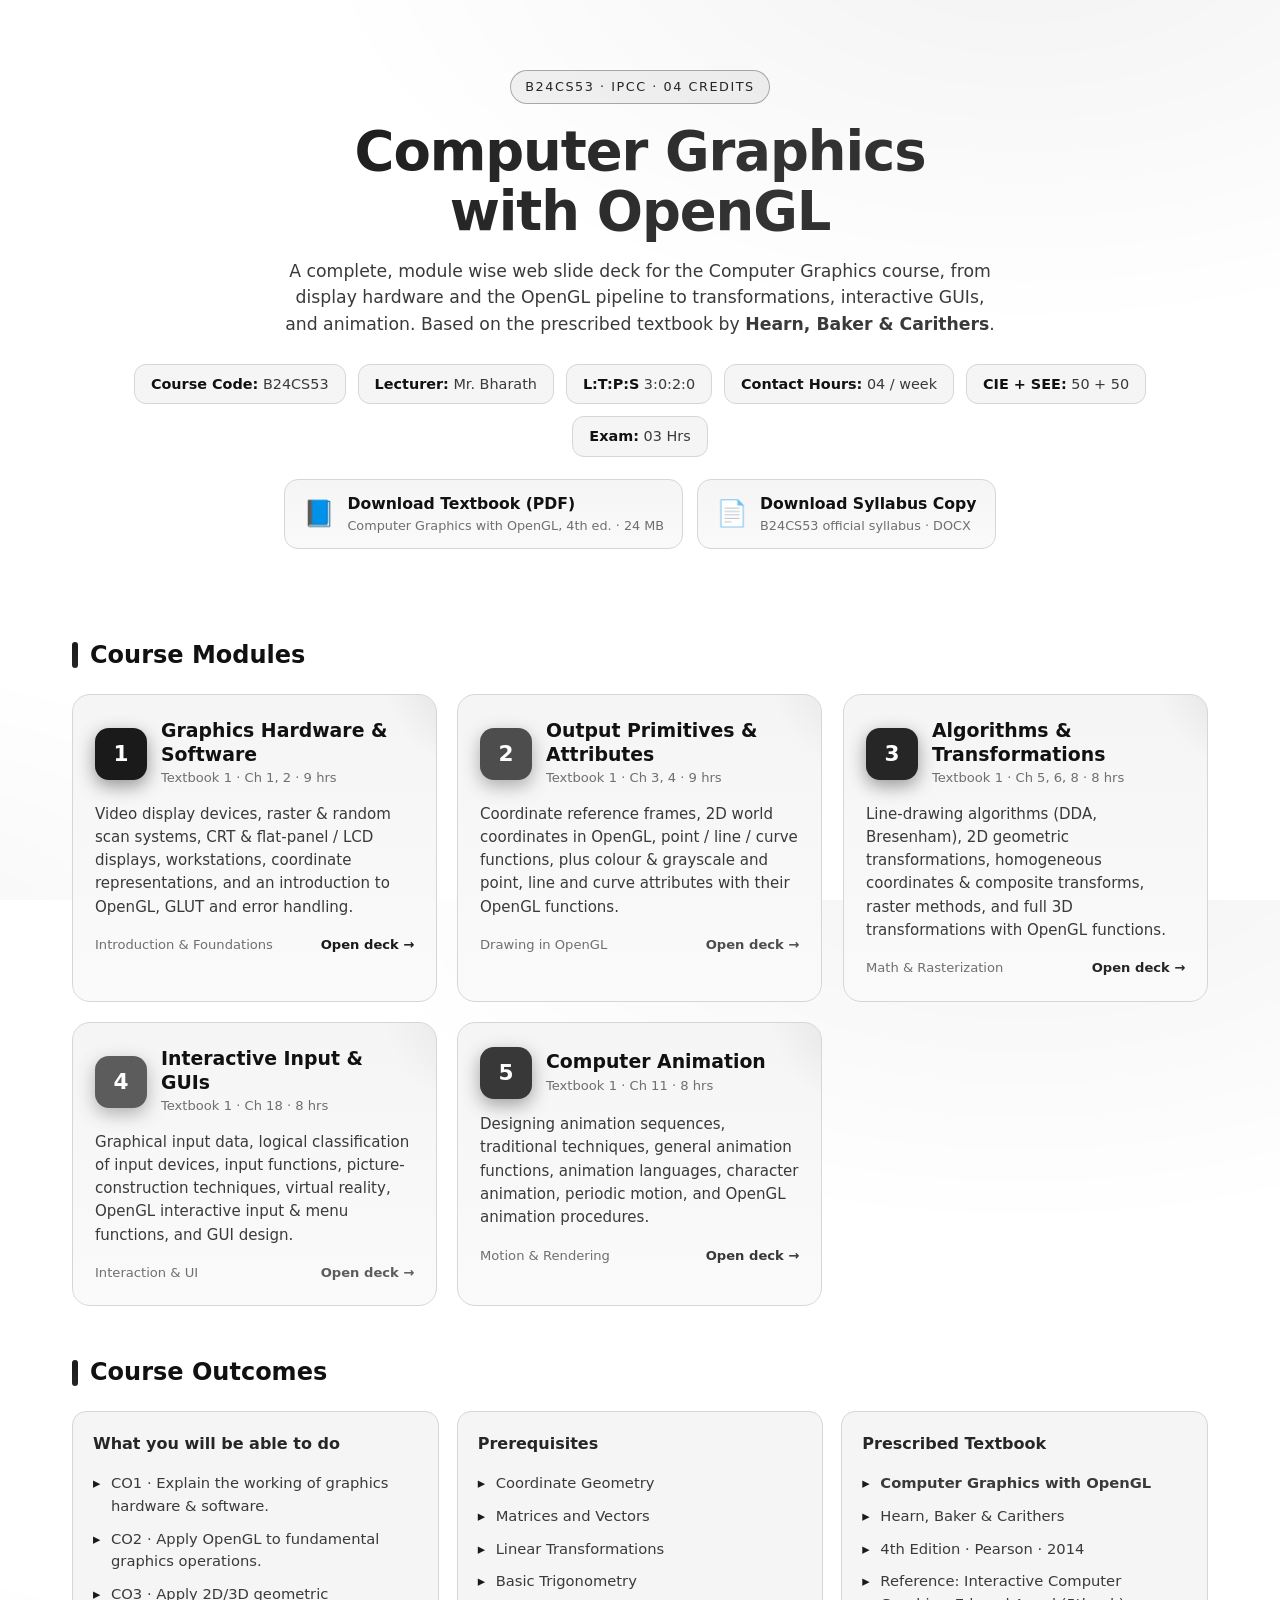
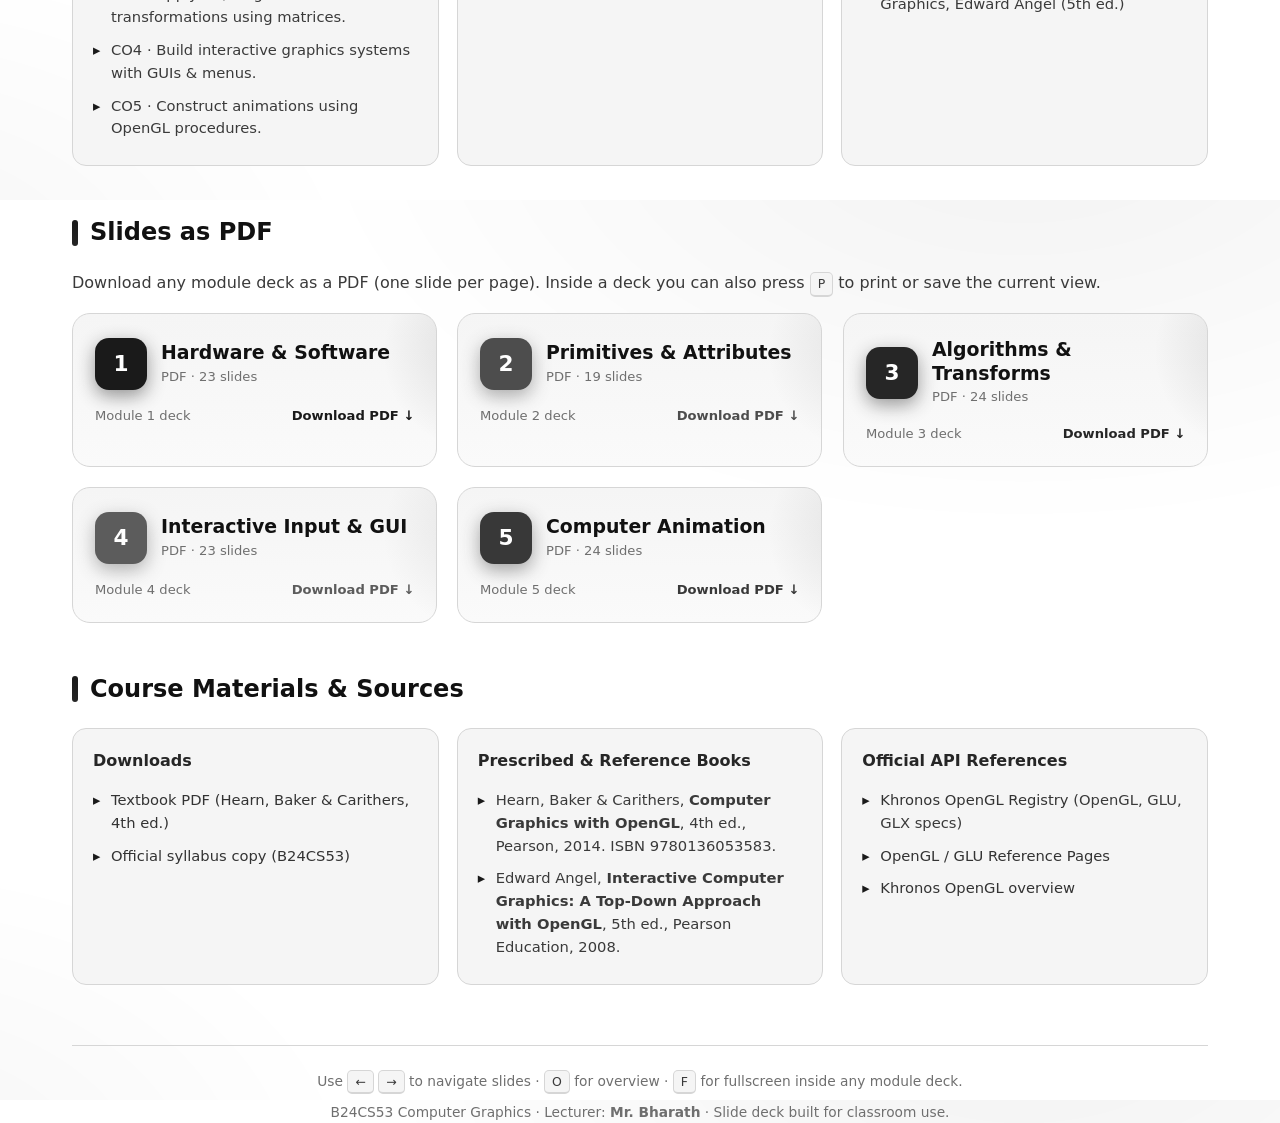
<file: index.html>
<!DOCTYPE html>
<html lang="en">
<head>
  <meta charset="UTF-8" />
  <meta name="viewport" content="width=device-width, initial-scale=1.0" />
  <title>B24CS53 · Computer Graphics · Course Slides</title>
  <link rel="stylesheet" href="css/style.css" />
</head>
<body>
  <div class="wrap">

    <header class="home-hero">
      <span class="badge">B24CS53 · IPCC · 04 Credits</span>
      <h1>Computer Graphics<br />with OpenGL</h1>
      <p class="sub">
        A complete, module wise web slide deck for the Computer Graphics course,
        from display hardware and the OpenGL pipeline to transformations, interactive
        GUIs, and animation. Based on the prescribed textbook by
        <b>Hearn, Baker &amp; Carithers</b>.
      </p>
      <div class="meta-row">
        <span class="meta-chip"><b>Course Code:</b> B24CS53</span>
        <span class="meta-chip"><b>Lecturer:</b> Mr. Bharath</span>
        <span class="meta-chip"><b>L:T:P:S</b> 3:0:2:0</span>
        <span class="meta-chip"><b>Contact Hours:</b> 04 / week</span>
        <span class="meta-chip"><b>CIE + SEE:</b> 50 + 50</span>
        <span class="meta-chip"><b>Exam:</b> 03 Hrs</span>
      </div>
      <div class="download-row">
        <a class="dl-btn" href="text%20book%20Computer%20Graphics%20with%20OpenGL%20(4th%20ed_)%20%5BHearn%2C%20Baker%20%26%20Carithers%202013%5D.pdf" download>
          <span class="dl-ic">📘</span>
          <span class="dl-tx"><b>Download Textbook (PDF)</b><small>Computer Graphics with OpenGL, 4th ed. · 24 MB</small></span>
        </a>
        <a class="dl-btn" href="COMPUTER%20GRAPHICS.docx" download>
          <span class="dl-ic">📄</span>
          <span class="dl-tx"><b>Download Syllabus Copy</b><small>B24CS53 official syllabus · DOCX</small></span>
        </a>
      </div>
    </header>

    <h2 class="section-title">Course Modules</h2>
    <div class="module-grid">

      <a class="module-card" href="modules/module1.html" style="--mc:var(--mod1)">
        <div class="m-top">
          <div class="m-num">1</div>
          <div>
            <h3>Graphics Hardware &amp; Software</h3>
            <div class="m-sub">Textbook 1 · Ch 1, 2 · 9 hrs</div>
          </div>
        </div>
        <p class="m-desc">
          Video display devices, raster &amp; random scan systems, CRT &amp; flat-panel /
          LCD displays, workstations, coordinate representations, and an introduction to
          OpenGL, GLUT and error handling.
        </p>
        <div class="m-foot"><span>Introduction &amp; Foundations</span><span class="m-go">Open deck →</span></div>
      </a>

      <a class="module-card" href="modules/module2.html" style="--mc:var(--mod2)">
        <div class="m-top">
          <div class="m-num">2</div>
          <div>
            <h3>Output Primitives &amp; Attributes</h3>
            <div class="m-sub">Textbook 1 · Ch 3, 4 · 9 hrs</div>
          </div>
        </div>
        <p class="m-desc">
          Coordinate reference frames, 2D world coordinates in OpenGL, point / line /
          curve functions, plus colour &amp; grayscale and point, line and curve
          attributes with their OpenGL functions.
        </p>
        <div class="m-foot"><span>Drawing in OpenGL</span><span class="m-go">Open deck →</span></div>
      </a>

      <a class="module-card" href="modules/module3.html" style="--mc:var(--mod3)">
        <div class="m-top">
          <div class="m-num">3</div>
          <div>
            <h3>Algorithms &amp; Transformations</h3>
            <div class="m-sub">Textbook 1 · Ch 5, 6, 8 · 8 hrs</div>
          </div>
        </div>
        <p class="m-desc">
          Line-drawing algorithms (DDA, Bresenham), 2D geometric transformations,
          homogeneous coordinates &amp; composite transforms, raster methods, and full
          3D transformations with OpenGL functions.
        </p>
        <div class="m-foot"><span>Math &amp; Rasterization</span><span class="m-go">Open deck →</span></div>
      </a>

      <a class="module-card" href="modules/module4.html" style="--mc:var(--mod4)">
        <div class="m-top">
          <div class="m-num">4</div>
          <div>
            <h3>Interactive Input &amp; GUIs</h3>
            <div class="m-sub">Textbook 1 · Ch 18 · 8 hrs</div>
          </div>
        </div>
        <p class="m-desc">
          Graphical input data, logical classification of input devices, input functions,
          picture-construction techniques, virtual reality, OpenGL interactive input &amp;
          menu functions, and GUI design.
        </p>
        <div class="m-foot"><span>Interaction &amp; UI</span><span class="m-go">Open deck →</span></div>
      </a>

      <a class="module-card" href="modules/module5.html" style="--mc:var(--mod5)">
        <div class="m-top">
          <div class="m-num">5</div>
          <div>
            <h3>Computer Animation</h3>
            <div class="m-sub">Textbook 1 · Ch 11 · 8 hrs</div>
          </div>
        </div>
        <p class="m-desc">
          Designing animation sequences, traditional techniques, general animation
          functions, animation languages, character animation, periodic motion, and
          OpenGL animation procedures.
        </p>
        <div class="m-foot"><span>Motion &amp; Rendering</span><span class="m-go">Open deck →</span></div>
      </a>

    </div>

    <h2 class="section-title">Course Outcomes</h2>
    <div class="info-grid">
      <div class="info-card">
        <h4>What you will be able to do</h4>
        <ul>
          <li>CO1 · Explain the working of graphics hardware &amp; software.</li>
          <li>CO2 · Apply OpenGL to fundamental graphics operations.</li>
          <li>CO3 · Apply 2D/3D geometric transformations using matrices.</li>
          <li>CO4 · Build interactive graphics systems with GUIs &amp; menus.</li>
          <li>CO5 · Construct animations using OpenGL procedures.</li>
        </ul>
      </div>
      <div class="info-card">
        <h4>Prerequisites</h4>
        <ul>
          <li>Coordinate Geometry</li>
          <li>Matrices and Vectors</li>
          <li>Linear Transformations</li>
          <li>Basic Trigonometry</li>
        </ul>
      </div>
      <div class="info-card">
        <h4>Prescribed Textbook</h4>
        <ul>
          <li><b>Computer Graphics with OpenGL</b></li>
          <li>Hearn, Baker &amp; Carithers</li>
          <li>4th Edition · Pearson · 2014</li>
          <li>Reference: Interactive Computer Graphics, Edward Angel (5th ed.)</li>
        </ul>
      </div>
    </div>

    <h2 class="section-title">Slides as PDF</h2>
    <p style="color:var(--text-dim);margin-bottom:16px">Download any module deck as a PDF (one slide per page). Inside a deck you can also press <span class="kbd">P</span> to print or save the current view.</p>
    <div class="module-grid">
      <a class="module-card" href="pdf/Module1-Graphics-Hardware-and-Software.pdf" download style="--mc:var(--mod1)">
        <div class="m-top"><div class="m-num">1</div><div><h3>Hardware &amp; Software</h3><div class="m-sub">PDF · 23 slides</div></div></div>
        <div class="m-foot"><span>Module 1 deck</span><span class="m-go">Download PDF ↓</span></div>
      </a>
      <a class="module-card" href="pdf/Module2-Output-Primitives-and-Attributes.pdf" download style="--mc:var(--mod2)">
        <div class="m-top"><div class="m-num">2</div><div><h3>Primitives &amp; Attributes</h3><div class="m-sub">PDF · 19 slides</div></div></div>
        <div class="m-foot"><span>Module 2 deck</span><span class="m-go">Download PDF ↓</span></div>
      </a>
      <a class="module-card" href="pdf/Module3-Algorithms-and-Transformations.pdf" download style="--mc:var(--mod3)">
        <div class="m-top"><div class="m-num">3</div><div><h3>Algorithms &amp; Transforms</h3><div class="m-sub">PDF · 24 slides</div></div></div>
        <div class="m-foot"><span>Module 3 deck</span><span class="m-go">Download PDF ↓</span></div>
      </a>
      <a class="module-card" href="pdf/Module4-Interactive-Input-and-GUI.pdf" download style="--mc:var(--mod4)">
        <div class="m-top"><div class="m-num">4</div><div><h3>Interactive Input &amp; GUI</h3><div class="m-sub">PDF · 23 slides</div></div></div>
        <div class="m-foot"><span>Module 4 deck</span><span class="m-go">Download PDF ↓</span></div>
      </a>
      <a class="module-card" href="pdf/Module5-Computer-Animation.pdf" download style="--mc:var(--mod5)">
        <div class="m-top"><div class="m-num">5</div><div><h3>Computer Animation</h3><div class="m-sub">PDF · 24 slides</div></div></div>
        <div class="m-foot"><span>Module 5 deck</span><span class="m-go">Download PDF ↓</span></div>
      </a>
    </div>

    <h2 class="section-title">Course Materials &amp; Sources</h2>
    <div class="info-grid">
      <div class="info-card">
        <h4>Downloads</h4>
        <ul>
          <li><a href="text%20book%20Computer%20Graphics%20with%20OpenGL%20(4th%20ed_)%20%5BHearn%2C%20Baker%20%26%20Carithers%202013%5D.pdf" download>Textbook PDF (Hearn, Baker &amp; Carithers, 4th ed.)</a></li>
          <li><a href="COMPUTER%20GRAPHICS.docx" download>Official syllabus copy (B24CS53)</a></li>
        </ul>
      </div>
      <div class="info-card">
        <h4>Prescribed &amp; Reference Books</h4>
        <ul>
          <li>Hearn, Baker &amp; Carithers, <b>Computer Graphics with OpenGL</b>, 4th ed., Pearson, 2014. ISBN 9780136053583.</li>
          <li>Edward Angel, <b>Interactive Computer Graphics: A Top-Down Approach with OpenGL</b>, 5th ed., Pearson Education, 2008.</li>
        </ul>
      </div>
      <div class="info-card">
        <h4>Official API References</h4>
        <ul>
          <li><a href="https://registry.khronos.org/OpenGL/" target="_blank" rel="noopener">Khronos OpenGL Registry</a> (OpenGL, GLU, GLX specs)</li>
          <li><a href="https://www.opengl.org/sdk/docs/" target="_blank" rel="noopener">OpenGL / GLU Reference Pages</a></li>
          <li><a href="https://www.khronos.org/opengl/" target="_blank" rel="noopener">Khronos OpenGL overview</a></li>
        </ul>
      </div>
    </div>

    <footer class="home-footer">
      <p>Use <span class="kbd">←</span> <span class="kbd">→</span> to navigate slides ·
      <span class="kbd">O</span> for overview · <span class="kbd">F</span> for fullscreen inside any module deck.</p>
      <p style="margin-top:8px">B24CS53 Computer Graphics · Lecturer: <b>Mr. Bharath</b> · Slide deck built for classroom use.</p>
    </footer>

  </div>
</body>
</html>
</file>
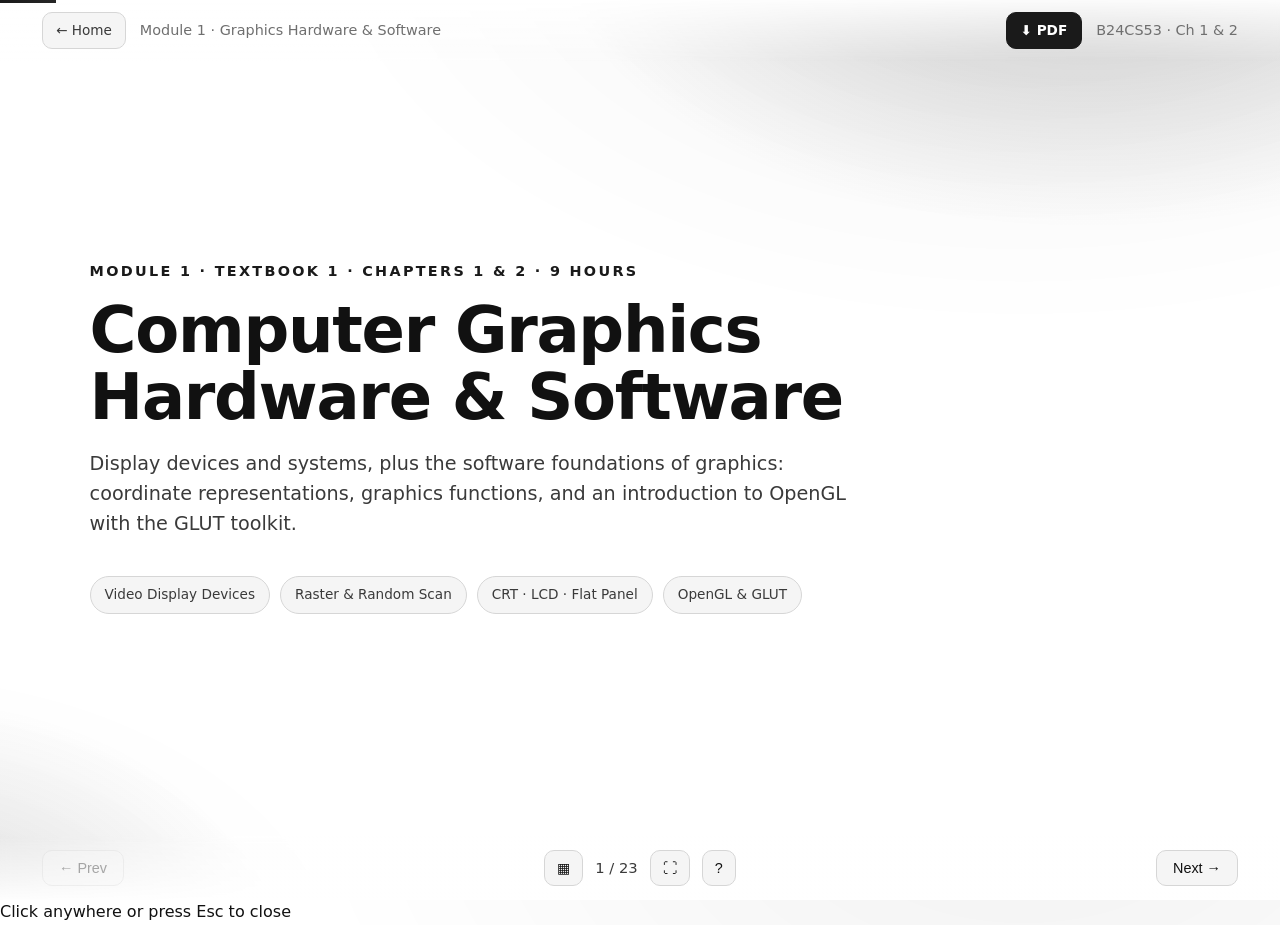
<file: modules/module1.html>
<!DOCTYPE html>
<html lang="en">
<head>
  <meta charset="UTF-8" />
  <meta name="viewport" content="width=device-width, initial-scale=1.0" />
  <title>Module 1 · Graphics Hardware &amp; Software · B24CS53</title>
  <link rel="stylesheet" href="../css/style.css" />
</head>
<body>
  <div class="progress"></div>

  <div class="topbar">
    <div class="tb-left">
      <a class="home-link" href="../index.html">← Home</a>
      <span class="deck-name">Module 1 · Graphics Hardware &amp; Software</span>
    </div>
    <div class="tb-right">
      <a class="pdf-link" href="../pdf/Module1-Graphics-Hardware-and-Software.pdf" download title="Download this module as PDF">⬇ PDF</a>
      <span class="deck-name">B24CS53 · Ch 1 &amp; 2</span>
    </div>
  </div>

  <div class="deck" style="--deck-accent: var(--mod1)">

    <!-- 1: Title -->
    <section class="slide title-slide active" data-title="Title">
      <span class="kicker">Module 1 · Textbook 1 · Chapters 1 &amp; 2 · 9 Hours</span>
      <h1>Computer Graphics<br />Hardware &amp; Software</h1>
      <p class="lead">Display devices and systems, plus the software foundations of
        graphics: coordinate representations, graphics functions, and an introduction to
        OpenGL with the GLUT toolkit.</p>
      <div class="tags">
        <span class="tag">Video Display Devices</span>
        <span class="tag">Raster &amp; Random Scan</span>
        <span class="tag">CRT · LCD · Flat Panel</span>
        <span class="tag">OpenGL &amp; GLUT</span>
      </div>
    </section>

    <!-- 2: Roadmap -->
    <section class="slide" data-title="Module Roadmap">
      <h2>Module <span class="accent">Roadmap</span></h2>
      <p class="subhead">Two halves: the hardware that shows pixels, and the software that commands them</p>
      <div class="two-col">
        <div class="card">
          <h3>Part A · Graphics Hardware</h3>
          <ul>
            <li>Video display devices</li>
            <li>Raster scan systems</li>
            <li>Random scan (vector) displays</li>
            <li>Colour CRT monitors</li>
            <li>Flat panel displays and LCDs</li>
            <li>Graphics workstations and viewing systems</li>
          </ul>
        </div>
        <div class="card">
          <h3>Part B · Graphics Software</h3>
          <ul>
            <li>Coordinate representations</li>
            <li>Graphics functions</li>
            <li>Introduction to OpenGL</li>
            <li>Related libraries and GLUT</li>
            <li>A complete OpenGL program</li>
            <li>Error handling in OpenGL</li>
          </ul>
        </div>
      </div>
    </section>

    <!-- 3: What is CG -->
    <section class="slide" data-title="What is Computer Graphics?">
      <h2>What is <span class="accent">Computer Graphics?</span></h2>
      <p class="subhead">Creating, storing and manipulating pictures with a computer</p>
      <p>A picture on screen is a grid of tiny coloured squares called
        <b>pixels</b> (picture elements). The colour of every pixel is held in memory
        called the <b>frame buffer</b>, and the display hardware reads this memory many
        times per second to keep the image visible.</p>
      <div class="tiles">
        <div class="tile"><div class="ic">🎮</div><div class="tx"><h4>Interactive</h4><p>Games, VR and CAD, where the user changes the image in real time.</p></div></div>
        <div class="tile"><div class="ic">🎬</div><div class="tx"><h4>Passive</h4><p>Rendered films and pre-computed animation that the user only views.</p></div></div>
        <div class="tile"><div class="ic">🩻</div><div class="tx"><h4>Visualization</h4><p>Medical imaging, scientific and data visualization.</p></div></div>
        <div class="tile"><div class="ic">📐</div><div class="tx"><h4>Design</h4><p>CAD and CAM for engineering and architecture.</p></div></div>
      </div>
      <div class="figure">
        <svg viewBox="0 0 520 90" width="520" role="img" aria-label="Pixel grid forming an image">
          <g>
            <text x="0" y="16" class="s-dim" font-size="12">A picture is a grid of pixels:</text>
          </g>
          <g transform="translate(0,26)">
            <!-- pixel grid -->
            <g>
              <rect x="0" y="0" width="180" height="54" fill="none" class="s-border" stroke-width="1"/>
              <!-- draw some on pixels forming a diagonal -->
              <rect x="0"  y="36" width="18" height="18" class="s-fill-accent"/>
              <rect x="18" y="36" width="18" height="18" class="s-fill-accent"/>
              <rect x="36" y="18" width="18" height="18" class="s-fill-accent"/>
              <rect x="54" y="18" width="18" height="18" class="s-fill-accent"/>
              <rect x="72" y="0"  width="18" height="18" class="s-fill-accent"/>
              <rect x="90" y="0"  width="18" height="18" class="s-fill-accent"/>
            </g>
          </g>
          <text x="230" y="55" class="s-dim" font-size="13">Zoom out and the pixels blend into a smooth image.</text>
        </svg>
        <div class="cap">Resolution is the number of pixels; more pixels means a sharper picture.</div>
      </div>
    </section>

    <!-- 4: Video display devices -->
    <section class="slide" data-title="Video Display Devices">
      <h2>Video Display <span class="accent">Devices</span></h2>
      <p class="subhead">The monitor is the primary output device of a graphics system</p>
      <p>Most traditional monitors use the <b>Cathode Ray Tube (CRT)</b> design, while
        modern displays use flat panel technologies. In all of them the picture must be
        <b>refreshed</b> repeatedly because the glowing phosphor or the pixel state fades.</p>
      <div class="stats">
        <div class="stat"><div class="big">60 Hz+</div><div class="lab">Typical refresh rate to avoid flicker</div></div>
        <div class="stat"><div class="big">Persistence</div><div class="lab">How long phosphor keeps glowing</div></div>
        <div class="stat"><div class="big">Resolution</div><div class="lab">Number of addressable pixels</div></div>
        <div class="stat"><div class="big">Aspect ratio</div><div class="lab">Horizontal to vertical pixel ratio</div></div>
      </div>
      <div class="callout"><span class="lbl">Refresh rate</span>
        The number of times per second the whole picture is redrawn. If it is too low the
        image appears to flicker, so 60 Hz or higher is used.</div>
    </section>

    <!-- 5: CRT working -->
    <section class="slide" data-title="CRT Working">
      <h2>The <span class="accent">Cathode Ray Tube (CRT)</span></h2>
      <p class="subhead">A beam of electrons draws light on a phosphor coated screen</p>
      <div class="figure">
        <svg viewBox="0 0 640 200" width="640" role="img" aria-label="CRT internal structure">
          <!-- tube body -->
          <path d="M20 90 L20 110 L120 130 L120 70 Z" class="s-surface s-border" stroke-width="1.5"/>
          <rect x="118" y="55" width="360" height="90" rx="6" class="s-surface s-border" stroke-width="1.5"/>
          <!-- screen -->
          <path d="M478 45 Q520 100 478 155 L500 155 Q540 100 500 45 Z" class="s-fill-accent" opacity="0.85"/>
          <!-- electron gun -->
          <circle cx="55" cy="100" r="10" class="s-fill-accent"/>
          <text x="30" y="150" class="s-dim" font-size="12">Electron gun</text>
          <!-- deflection plates -->
          <rect x="180" y="60" width="40" height="8" class="s-fill-accent" opacity="0.6"/>
          <rect x="180" y="132" width="40" height="8" class="s-fill-accent" opacity="0.6"/>
          <text x="165" y="180" class="s-dim" font-size="12">Deflection</text>
          <!-- beam -->
          <line x1="65" y1="100" x2="480" y2="100" class="s-stroke-accent" stroke-width="2" stroke-dasharray="5 4"/>
          <text x="360" y="90" class="s-dim" font-size="12">Electron beam</text>
          <text x="505" y="185" class="s-dim" font-size="12">Phosphor screen glows</text>
        </svg>
        <div class="cap">Heated cathode emits electrons, which are focused, deflected and strike the phosphor.</div>
      </div>
      <div class="steps">
        <div class="step"><div class="sn">1</div><div class="sc">A <b>heated cathode</b> (the electron gun) emits a stream of electrons.</div></div>
        <div class="step"><div class="sn">2</div><div class="sc"><b>Focusing</b> systems squeeze the beam into a tiny spot.</div></div>
        <div class="step"><div class="sn">3</div><div class="sc"><b>Deflection</b> (magnetic or electric) aims the beam at any screen position.</div></div>
        <div class="step"><div class="sn">4</div><div class="sc">The beam hits the <b>phosphor</b>, which glows. The <b>control grid</b> voltage sets the brightness.</div></div>
      </div>
      <div class="figure">
        <span class="src-badge">Reference image</span>
        <img class="src-img" src="../images/crt-diagram.svg" alt="Labelled diagram of a cathode ray tube showing electron gun, deflection coils and phosphor screen" loading="lazy" />
        <div class="attrib">Cathode ray tube diagram. Source: Interiot / Theresa Knott,
          <a href="https://commons.wikimedia.org/wiki/File:Cathode_ray_tube_diagram-en.svg" target="_blank" rel="noopener">Wikimedia Commons</a>,
          <a href="https://creativecommons.org/licenses/by-sa/3.0/" target="_blank" rel="noopener">CC BY-SA 3.0</a>.</div>
      </div>
    </section>

    <!-- 6: Raster scan -->
    <section class="slide" data-title="Raster-Scan Systems">
      <h2>Raster Scan <span class="accent">Systems</span></h2>
      <p class="subhead">The most common technique: the screen is a matrix of pixels</p>
      <div class="two-col">
        <div>
          <p>The electron beam sweeps the screen <b>one horizontal row at a time</b>, from
            top to bottom. Each row is a <b>scan line</b>. The picture is stored in the
            <b>frame buffer</b>, where every pixel has a stored intensity or colour.</p>
          <ul>
            <li><b>Bitmap</b>: one bit per pixel, black and white.</li>
            <li><b>Pixmap</b>: multiple bits per pixel for colour.</li>
            <li><b>Horizontal retrace</b>: beam jumps back to the left after each line.</li>
            <li><b>Vertical retrace</b>: beam jumps to the top after each full frame.</li>
            <li><b>Interlacing</b>: refresh odd lines, then even lines, to reduce flicker.</li>
          </ul>
        </div>
        <div class="figure">
          <svg viewBox="0 0 240 170" width="240" role="img" aria-label="Raster scan pattern">
            <rect x="10" y="10" width="220" height="150" rx="6" class="s-surface s-border" stroke-width="1.5"/>
            <!-- scan lines -->
            <g class="s-stroke-accent" stroke-width="2">
              <line x1="20" y1="30" x2="220" y2="30"/>
              <line x1="20" y1="55" x2="220" y2="55"/>
              <line x1="20" y1="80" x2="220" y2="80"/>
              <line x1="20" y1="105" x2="220" y2="105"/>
              <line x1="20" y1="130" x2="220" y2="130"/>
            </g>
            <!-- retrace arrows -->
            <g stroke="#9a9a9a" stroke-width="1" stroke-dasharray="3 3">
              <line x1="220" y1="30" x2="20" y2="55"/>
              <line x1="220" y1="55" x2="20" y2="80"/>
            </g>
            <text x="60" y="16" class="s-dim" font-size="11">Row by row, top to bottom</text>
          </svg>
          <div class="cap">Solid lines: beam drawing. Dotted: horizontal retrace.</div>
        </div>
      </div>
      <div class="callout good"><span class="lbl">Colour depth</span>
        Bits per pixel decide the number of colours: 8 bits gives 256 colours, 24 bits
        gives true colour (about 16.7 million).</div>
      <div class="demo">
        <div class="demo-head"><span class="dot-live"></span><span class="lbl">Live demo · anime.js</span></div>
        <div data-demo="raster-scan"></div>
        <div class="cap">Watch the electron beam sweep the pixel grid one row at a time, then retrace to the top.</div>
      </div>
    </section>

    <!-- 7: Random scan -->
    <section class="slide" data-title="Random-Scan Displays">
      <h2>Random Scan <span class="accent">(Vector) Displays</span></h2>
      <p class="subhead">The beam draws only the lines that make up the picture</p>
      <div class="two-col">
        <div>
          <p>Also called <b>vector, stroke writing</b> or <b>calligraphic</b> displays. The
            picture is stored as a set of line drawing commands in a <b>display list</b>
            (refresh display file), and the beam traces those lines directly.</p>
          <ul>
            <li>Refresh rate depends on the <b>number of lines</b> to draw.</li>
            <li>Produces very smooth, high quality <b>line drawings</b>.</li>
            <li>Cannot easily show shaded, filled or photographic images.</li>
          </ul>
        </div>
        <div class="figure">
          <svg viewBox="0 0 240 170" width="240" role="img" aria-label="Random scan drawing a star">
            <rect x="10" y="10" width="220" height="150" rx="6" class="s-surface s-border" stroke-width="1.5"/>
            <polygon points="120,30 140,90 205,90 152,125 172,150 120,115 68,150 88,125 35,90 100,90"
                     fill="none" class="s-stroke-accent" stroke-width="2.5" stroke-linejoin="round"/>
          </svg>
          <div class="cap">The beam follows the shape outline, not a pixel grid.</div>
        </div>
      </div>
    </section>

    <!-- 8: Raster vs Random comparison -->
    <section class="slide" data-title="Raster vs Random Scan">
      <h2>Raster vs <span class="accent">Random Scan</span></h2>
      <p class="subhead">Two very different ways to build a picture</p>
      <div class="vs-split">
        <div class="side">
          <h3>Raster Scan</h3>
          <ul>
            <li>Picture is a matrix of pixels</li>
            <li>Stored in a frame buffer</li>
            <li>Great for shaded, realistic scenes</li>
            <li>Lines can look jagged (staircase effect)</li>
            <li>Used in almost all modern displays</li>
          </ul>
        </div>
        <div class="vs-mid"><div class="vs-badge">VS</div></div>
        <div class="side">
          <h3>Random Scan</h3>
          <ul>
            <li>Picture is a set of line segments</li>
            <li>Stored in a display list</li>
            <li>Great for smooth line art</li>
            <li>Cannot show filled or photo images well</li>
            <li>Mostly obsolete today</li>
          </ul>
        </div>
      </div>
    </section>

    <!-- 9: Colour CRT -->
    <section class="slide" data-title="Colour CRT Monitors">
      <h2>Colour CRT <span class="accent">Monitors</span></h2>
      <p class="subhead">Producing colour by combining light from phosphors</p>
      <div class="two-col">
        <div class="card">
          <h3>Beam Penetration</h3>
          <ul>
            <li>Used with <b>random scan</b> monitors.</li>
            <li>Two phosphor layers: red and green.</li>
            <li>Beam speed and voltage decide how deep it penetrates.</li>
            <li>Only <b>four colours</b>: red, green, orange, yellow.</li>
          </ul>
        </div>
        <div class="card">
          <h3>Shadow Mask</h3>
          <ul>
            <li>Used with <b>raster scan</b>; produces millions of colours.</li>
            <li>Each pixel is a triad of <b>red, green and blue</b> phosphor dots.</li>
            <li>Three electron guns, one per colour.</li>
            <li>A perforated <b>shadow mask</b> ensures each beam hits only its own dot.</li>
          </ul>
        </div>
      </div>
      <div class="figure">
        <svg viewBox="0 0 320 90" width="320" role="img" aria-label="RGB phosphor triad">
          <circle cx="70" cy="45" r="26" fill="#5c5c5c"/>
          <circle cx="100" cy="45" r="26" fill="#8c8c8c" opacity="0.85"/>
          <circle cx="85" cy="20" r="26" fill="#333333" opacity="0.85"/>
          <text x="150" y="42" class="s-text" font-size="14">Overlapping R, G, B light</text>
          <text x="150" y="62" class="s-dim" font-size="12">combines into any colour (RGB model).</text>
        </svg>
        <div class="cap">Full red plus green plus blue gives white; varying intensities give every colour.</div>
      </div>
      <div class="figure">
        <span class="src-badge">Real photo · 40x magnification</span>
        <img class="src-img" src="../images/shadow-mask.jpg" alt="Close-up photograph of a CRT shadow mask showing the red, green and blue phosphor dot matrix" loading="lazy" />
        <div class="attrib">Shadow mask of a 15 inch CRT under about 40x magnification, showing the RGB phosphor matrix.
          Source: Selcuk Oral (Drumex),
          <a href="https://commons.wikimedia.org/wiki/File:Shadow_mask_closeup_rgb_matrix.jpg" target="_blank" rel="noopener">Wikimedia Commons</a>,
          <a href="https://creativecommons.org/licenses/by-sa/3.0/" target="_blank" rel="noopener">CC BY-SA 3.0</a>.</div>
      </div>
    </section>

    <!-- 10: Flat panel -->
    <section class="slide" data-title="Flat-Panel Displays">
      <h2>Flat Panel <span class="accent">Displays</span></h2>
      <p class="subhead">Thinner, lighter and lower power than the CRT</p>
      <div class="two-col">
        <div class="card tint">
          <h3>Emissive</h3>
          <p>Convert electrical energy directly into light.</p>
          <div class="tiles" style="grid-template-columns:1fr">
            <div class="tile"><div class="ic">🟣</div><div class="tx"><h4>Plasma panels</h4><p>Gas discharge between glass plates.</p></div></div>
            <div class="tile"><div class="ic">✨</div><div class="tx"><h4>Electroluminescent</h4><p>Thin film that glows under voltage.</p></div></div>
            <div class="tile"><div class="ic">🔴</div><div class="tx"><h4>LED</h4><p>Light emitting diodes.</p></div></div>
          </div>
        </div>
        <div class="card tint">
          <h3>Non Emissive</h3>
          <p>Use optical effects to turn ambient light or a backlight into a picture.</p>
          <div class="tiles" style="grid-template-columns:1fr">
            <div class="tile"><div class="ic">💧</div><div class="tx"><h4>LCD</h4><p>Liquid Crystal Displays, the dominant non emissive type.</p></div></div>
          </div>
        </div>
      </div>
    </section>

    <!-- 11: LCD -->
    <section class="slide" data-title="Liquid-Crystal Displays">
      <h2>Liquid Crystal <span class="accent">Displays (LCD)</span></h2>
      <p class="subhead">Light is passed or blocked by twisting crystals</p>
      <div class="two-col">
        <div>
          <div class="figure">
            <svg viewBox="0 0 360 120" width="360" role="img" aria-label="LCD layers">
              <g font-size="11" text-anchor="middle">
                <rect x="10"  y="20" width="34" height="80" class="s-surface s-border" stroke-width="1"/><text x="27" y="112" class="s-dim">Back light</text>
                <rect x="54"  y="20" width="28" height="80" fill="#333333" opacity="0.4"/><text x="68" y="112" class="s-dim">Polarizer</text>
                <rect x="92"  y="20" width="34" height="80" class="s-surface s-border" stroke-width="1"/><text x="109" y="112" class="s-dim">Glass</text>
                <rect x="136" y="20" width="44" height="80" fill="#4d4d4d" opacity="0.4"/><text x="158" y="112" class="s-dim">Crystals</text>
                <rect x="190" y="20" width="34" height="80" class="s-surface s-border" stroke-width="1"/><text x="207" y="112" class="s-dim">Glass</text>
                <rect x="234" y="20" width="28" height="80" fill="#333333" opacity="0.4"/><text x="248" y="112" class="s-dim">Polarizer</text>
                <line x1="272" y1="60" x2="340" y2="60" class="s-stroke-accent" stroke-width="2" marker-end="url(#a1)"/>
                <text x="315" y="52" class="s-dim">Light out</text>
              </g>
              <defs><marker id="a1" markerWidth="8" markerHeight="8" refX="6" refY="3" orient="auto"><path d="M0,0 L6,3 L0,6 Z" class="s-fill-accent"/></marker></defs>
            </svg>
            <div class="cap">Voltage twists the crystals to pass or block polarized light.</div>
          </div>
        </div>
        <div class="card">
          <h3>Passive vs Active matrix</h3>
          <ul>
            <li><b>Passive matrix</b>: a grid of conductors addresses pixels by row and column.</li>
            <li><b>Active matrix (TFT)</b>: a thin film transistor at every pixel gives sharper, faster images with better contrast.</li>
          </ul>
          <div class="callout"><span class="lbl">Non emissive</span>
            An LCD makes no light of its own, so it needs a backlight, today usually LEDs.</div>
        </div>
      </div>
      <div class="figure">
        <span class="src-badge">Reference image</span>
        <img class="src-img" src="../images/lcd-layers.svg" alt="Exploded diagram of the layers of a twisted nematic liquid crystal display" loading="lazy" style="max-height:40vh" />
        <div class="attrib">Layers of a reflective twisted nematic LCD: polarizers, glass with ITO electrodes, twisted crystals, reflector.
          Source: Ed g2s,
          <a href="https://commons.wikimedia.org/wiki/File:LCD_layers.svg" target="_blank" rel="noopener">Wikimedia Commons</a>,
          <a href="https://creativecommons.org/licenses/by-sa/3.0/" target="_blank" rel="noopener">CC BY-SA 3.0</a>.</div>
      </div>
      <div class="demo">
        <div class="demo-head"><span class="dot-live"></span><span class="lbl">Live demo · anime.js</span></div>
        <div data-demo="lcd"></div>
        <div class="cap">Applying voltage twists the crystals so they block the backlight and the pixels turn dark.</div>
      </div>
    </section>

    <!-- 12: Workstations & viewing -->
    <section class="slide" data-title="Workstations & Viewing Systems">
      <h2>Graphics Workstations and <span class="accent">Viewing Systems</span></h2>
      <p class="subhead">Complete systems for professional graphics work</p>
      <div class="tiles">
        <div class="tile"><div class="ic">🖥️</div><div class="tx"><h4>High resolution</h4><p>Large screens, often 2560 x 2048 or higher, sometimes multiple monitors.</p></div></div>
        <div class="tile"><div class="ic">⚡</div><div class="tx"><h4>Fast GPUs</h4><p>Powerful graphics processors for real time rendering.</p></div></div>
        <div class="tile"><div class="ic">👓</div><div class="tx"><h4>Stereoscopic</h4><p>Separate left and right eye views create a sense of depth.</p></div></div>
        <div class="tile"><div class="ic">🕶️</div><div class="tx"><h4>Virtual reality</h4><p>Head mounted displays with head tracking immerse the user in a scene.</p></div></div>
      </div>
      <div class="callout"><span class="lbl">Used in</span>
        CAD engineering, animation studios, scientific visualization, simulation and
        training environments.</div>
    </section>

    <!-- 13: Software Part B intro -->
    <section class="slide title-slide" data-title="Part B: Graphics Software">
      <span class="kicker">Part B · Chapter 2</span>
      <h1>Computer Graphics<br />Software</h1>
      <p class="lead">From coordinate systems and graphics functions to the OpenGL API,
        GLUT window management, a complete program, and error handling.</p>
    </section>

    <!-- 14: Software categories -->
    <section class="slide" data-title="Software Categories">
      <h2>Graphics Software <span class="accent">Categories</span></h2>
      <div class="two-col">
        <div class="card tint">
          <h3>General programming packages</h3>
          <p>A library of graphics functions callable from a language such as C, C++ or
            Java. They provide primitives, attributes, transformations, viewing and input.</p>
          <p class="pill">Example: OpenGL</p>
        </div>
        <div class="card tint">
          <h3>Special purpose applications</h3>
          <p>Ready made packages designed for non programmers to create pictures or models
            in a specific domain.</p>
          <p class="pill">Examples: CAD, paint and draw apps, medical imaging</p>
        </div>
      </div>
      <div class="callout"><span class="lbl">Standards make software portable</span>
        Older standards were GKS and PHIGS. Today <b>OpenGL</b> is the cross platform
        standard that runs the same code on many systems.</div>
    </section>

    <!-- 15: Coordinate representations -->
    <section class="slide" data-title="Coordinate Representations">
      <h2>Coordinate <span class="accent">Representations</span></h2>
      <p class="subhead">A scene passes through several coordinate systems before it reaches the screen</p>
      <div class="figure">
        <svg viewBox="0 0 640 90" width="640" role="img" aria-label="Coordinate pipeline">
          <g font-size="12" text-anchor="middle">
            <rect x="10"  y="25" width="120" height="40" rx="8" class="s-surface s-border" stroke-width="1.5"/><text x="70" y="50" class="s-text">Modelling</text>
            <rect x="170" y="25" width="120" height="40" rx="8" class="s-surface s-border" stroke-width="1.5"/><text x="230" y="50" class="s-text">World</text>
            <rect x="330" y="25" width="150" height="40" rx="8" class="s-surface s-border" stroke-width="1.5"/><text x="405" y="50" class="s-text">Viewing / Normalized</text>
            <rect x="520" y="25" width="110" height="40" rx="8" class="s-fill-accent"/><text x="575" y="50" fill="#ffffff" font-weight="700">Device</text>
          </g>
          <g class="s-stroke-accent" stroke-width="2" marker-end="url(#ar)">
            <line x1="130" y1="45" x2="168" y2="45"/>
            <line x1="290" y1="45" x2="328" y2="45"/>
            <line x1="480" y1="45" x2="518" y2="45"/>
          </g>
          <defs><marker id="ar" markerWidth="9" markerHeight="9" refX="7" refY="3" orient="auto"><path d="M0,0 L7,3 L0,6 Z" class="s-fill-accent"/></marker></defs>
        </svg>
        <div class="cap">Objects move from their own local space to the pixels on screen.</div>
      </div>
      <ul>
        <li><b>Modelling (local) coordinates</b>: each object is defined in its own frame.</li>
        <li><b>World coordinates</b>: all objects are placed in one common scene.</li>
        <li><b>Normalized coordinates</b>: mapped to a standard 0 to 1 range for portability.</li>
        <li><b>Device (screen) coordinates</b>: final integer pixel positions on the display.</li>
      </ul>
    </section>

    <!-- 16: Graphics functions -->
    <section class="slide" data-title="Graphics Functions">
      <h2>Graphics <span class="accent">Functions</span></h2>
      <p class="subhead">A general package groups its functions into these categories</p>
      <div class="tiles">
        <div class="tile"><div class="ic">📍</div><div class="tx"><h4>Primitives</h4><p>Points, lines, polygons and text, the basic building blocks.</p></div></div>
        <div class="tile"><div class="ic">🎨</div><div class="tx"><h4>Attributes</h4><p>Colour, line style, fill pattern and text font.</p></div></div>
        <div class="tile"><div class="ic">🔄</div><div class="tx"><h4>Transformations</h4><p>Translate, rotate and scale objects.</p></div></div>
        <div class="tile"><div class="ic">🔭</div><div class="tx"><h4>Viewing</h4><p>Choose what part of the scene is shown and where.</p></div></div>
        <div class="tile"><div class="ic">🖱️</div><div class="tx"><h4>Input</h4><p>Handle mouse, keyboard and other devices.</p></div></div>
        <div class="tile"><div class="ic">⚙️</div><div class="tx"><h4>Control</h4><p>Initialize, manage errors and talk to the system.</p></div></div>
      </div>
    </section>

    <!-- 17: OpenGL intro -->
    <section class="slide" data-title="Introduction to OpenGL">
      <h2>Introduction to <span class="accent">OpenGL</span></h2>
      <p class="subhead">A cross platform, hardware independent graphics API</p>
      <div class="two-col">
        <div>
          <ul>
            <li><b>OpenGL</b> means Open Graphics Library, a device independent API.</li>
            <li>Provides a few hundred functions for 2D and 3D graphics.</li>
            <li>Works as a <b>state machine</b>: you set states such as colour, then draw.</li>
            <li>Functions begin with <code class="inline">gl</code>; constants begin with <code class="inline">GL_</code>.</li>
          </ul>
        </div>
        <div class="card">
          <h3>Naming convention</h3>
          <p>A suffix tells you the <b>argument count</b> and <b>data type</b>.</p>
          <pre><code><span class="tok-fn">glColor3f</span>(...)   <span class="tok-com">// 3 args, float</span>
<span class="tok-fn">glVertex2i</span>(...)  <span class="tok-com">// 2 args, integer</span>
<span class="tok-fn">glVertex3fv</span>(...) <span class="tok-com">// 3 float, vector</span></code></pre>
          <p>Types: <code class="inline">i</code> integer, <code class="inline">f</code>
            float, <code class="inline">d</code> double, <code class="inline">v</code> array.</p>
        </div>
      </div>
    </section>

    <!-- 18: Related libraries -->
    <section class="slide" data-title="Related Libraries">
      <h2>Related <span class="accent">Libraries</span></h2>
      <p class="subhead">OpenGL is usually paired with helper libraries</p>
      <table class="tbl">
        <tr><th>Library</th><th>Prefix</th><th>Purpose</th></tr>
        <tr><td>OpenGL core (GL)</td><td><code class="inline">gl</code></td><td>Core drawing and state functions</td></tr>
        <tr><td>OpenGL Utility (GLU)</td><td><code class="inline">glu</code></td><td>Higher level routines: quadrics, curves, viewing setup</td></tr>
        <tr><td>OpenGL Utility Toolkit (GLUT)</td><td><code class="inline">glut</code></td><td>Windowing, menus and input, platform independent</td></tr>
        <tr><td>System glue (GLX, WGL)</td><td>varies</td><td>Connect OpenGL to the operating system window</td></tr>
      </table>
      <div class="callout"><span class="lbl">Why GLUT?</span>
        Core OpenGL knows nothing about windows or input. GLUT creates the display window,
        reads the mouse and keyboard, and runs the event loop in a portable way.</div>
    </section>

    <!-- 19: GLUT window management -->
    <section class="slide" data-title="GLUT Window Management">
      <h2>Display Window Management with <span class="accent">GLUT</span></h2>
      <p class="subhead">The standard sequence to open a window and begin drawing</p>
      <pre><code><span class="tok-fn">glutInit</span>(&amp;argc, argv);                    <span class="tok-com">// initialize GLUT</span>
<span class="tok-fn">glutInitDisplayMode</span>(GLUT_SINGLE | GLUT_RGB); <span class="tok-com">// buffer and colour mode</span>
<span class="tok-fn">glutInitWindowPosition</span>(<span class="tok-num">50</span>, <span class="tok-num">100</span>);         <span class="tok-com">// top left corner</span>
<span class="tok-fn">glutInitWindowSize</span>(<span class="tok-num">400</span>, <span class="tok-num">300</span>);            <span class="tok-com">// width, height</span>
<span class="tok-fn">glutCreateWindow</span>(<span class="tok-str">"My First OpenGL Program"</span>);    <span class="tok-com">// title bar text</span></code></pre>
      <ul>
        <li><code class="inline">GLUT_SINGLE</code> uses one frame buffer;
          <code class="inline">GLUT_DOUBLE</code> uses double buffering for smooth animation.</li>
        <li><code class="inline">GLUT_RGB</code> selects RGB colour mode.</li>
        <li><code class="inline">glutDisplayFunc(fn)</code> registers the callback that draws the scene.</li>
        <li><code class="inline">glutMainLoop()</code> starts the event loop and does not return.</li>
      </ul>
    </section>

    <!-- 20: Complete program -->
    <section class="slide" data-title="A Complete OpenGL Program">
      <h2>A Complete <span class="accent">OpenGL Program</span></h2>
      <p class="subhead">Draw a line segment, the classic first program</p>
      <pre><code><span class="tok-key">#include</span> &lt;GL/glut.h&gt;

<span class="tok-key">void</span> <span class="tok-fn">init</span>(<span class="tok-key">void</span>) {
    <span class="tok-fn">glClearColor</span>(<span class="tok-num">1.0</span>, <span class="tok-num">1.0</span>, <span class="tok-num">1.0</span>, <span class="tok-num">0.0</span>);   <span class="tok-com">// white background</span>
    <span class="tok-fn">glMatrixMode</span>(GL_PROJECTION);
    <span class="tok-fn">gluOrtho2D</span>(<span class="tok-num">0.0</span>, <span class="tok-num">200.0</span>, <span class="tok-num">0.0</span>, <span class="tok-num">150.0</span>); <span class="tok-com">// 2D world window</span>
}

<span class="tok-key">void</span> <span class="tok-fn">lineSegment</span>(<span class="tok-key">void</span>) {
    <span class="tok-fn">glClear</span>(GL_COLOR_BUFFER_BIT);            <span class="tok-com">// clear the window</span>
    <span class="tok-fn">glColor3f</span>(<span class="tok-num">0.0</span>, <span class="tok-num">0.0</span>, <span class="tok-num">1.0</span>);            <span class="tok-com">// blue</span>
    <span class="tok-fn">glBegin</span>(GL_LINES);
        <span class="tok-fn">glVertex2i</span>(<span class="tok-num">180</span>, <span class="tok-num">15</span>);
        <span class="tok-fn">glVertex2i</span>(<span class="tok-num">10</span>, <span class="tok-num">145</span>);
    <span class="tok-fn">glEnd</span>();
    <span class="tok-fn">glFlush</span>();                              <span class="tok-com">// send to display</span>
}

<span class="tok-key">int</span> <span class="tok-fn">main</span>(<span class="tok-key">int</span> argc, <span class="tok-key">char</span>** argv) {
    <span class="tok-fn">glutInit</span>(&amp;argc, argv);
    <span class="tok-fn">glutInitDisplayMode</span>(GLUT_SINGLE | GLUT_RGB);
    <span class="tok-fn">glutInitWindowPosition</span>(<span class="tok-num">50</span>, <span class="tok-num">100</span>);
    <span class="tok-fn">glutInitWindowSize</span>(<span class="tok-num">400</span>, <span class="tok-num">300</span>);
    <span class="tok-fn">glutCreateWindow</span>(<span class="tok-str">"Line Segment"</span>);
    <span class="tok-fn">init</span>();
    <span class="tok-fn">glutDisplayFunc</span>(lineSegment);
    <span class="tok-fn">glutMainLoop</span>();
    <span class="tok-key">return</span> <span class="tok-num">0</span>;
}</code></pre>
    </section>

    <!-- 21: Error handling -->
    <section class="slide" data-title="Error Handling in OpenGL">
      <h2>Error Handling in <span class="accent">OpenGL</span></h2>
      <p class="subhead">OpenGL records errors in a flag you can query at any time</p>
      <div class="two-col">
        <div>
          <p>When a function is called with invalid arguments or in an invalid state, an
            <b>error flag</b> is set. You read it with <code class="inline">glGetError()</code>
            and turn the code into text with <code class="inline">gluErrorString()</code>.</p>
          <pre><code>GLenum code = <span class="tok-fn">glGetError</span>();
<span class="tok-key">if</span> (code != GL_NO_ERROR)
    printf(<span class="tok-str">"%s"</span>, <span class="tok-fn">gluErrorString</span>(code));</code></pre>
        </div>
        <div class="card">
          <h3>Common error codes</h3>
          <table class="tbl">
            <tr><th>Code</th><th>Meaning</th></tr>
            <tr><td>GL_NO_ERROR</td><td>No error</td></tr>
            <tr><td>GL_INVALID_ENUM</td><td>Bad enum argument</td></tr>
            <tr><td>GL_INVALID_VALUE</td><td>Numeric argument out of range</td></tr>
            <tr><td>GL_INVALID_OPERATION</td><td>Operation not allowed in this state</td></tr>
            <tr><td>GL_OUT_OF_MEMORY</td><td>Not enough memory</td></tr>
          </table>
        </div>
      </div>
    </section>

    <!-- 22: Summary -->
    <section class="slide" data-title="Summary">
      <h2>Module 1 <span class="accent">Summary</span></h2>
      <div class="two-col">
        <div class="card">
          <h3>Hardware</h3>
          <ul>
            <li>CRT: electron beam plus phosphor, needs refresh.</li>
            <li>Raster uses a pixel matrix and frame buffer; random uses a line list.</li>
            <li>Colour CRT: beam penetration and shadow mask (RGB).</li>
            <li>Flat panels: emissive (plasma, LED) and non emissive (LCD).</li>
          </ul>
        </div>
        <div class="card">
          <h3>Software</h3>
          <ul>
            <li>Coordinate pipeline: modelling to world to device.</li>
            <li>Function groups: primitives, attributes, transforms, viewing, input.</li>
            <li>OpenGL plus GLU plus GLUT, using a state machine model.</li>
            <li>Complete program structure and <code class="inline">glGetError</code>.</li>
          </ul>
        </div>
      </div>
      <div class="callout good"><span class="lbl">Next up</span>
        Module 2, Graphics Output Primitives and their Attributes, Chapters 3 and 4.</div>
    </section>

    <!-- Sources -->
    <section class="slide" data-title="Sources & References">
      <h2>Sources &amp; <span class="accent">References</span></h2>
      <p class="subhead">Textbook chapters, official documentation and image credits for this module</p>
      <div class="two-col">
        <div class="card">
          <h3>Primary reading</h3>
          <ul>
            <li>Hearn, Baker &amp; Carithers, <b>Computer Graphics with OpenGL</b>, 4th ed., Pearson, 2014, <b>Chapter 1</b> (A Survey of Computer Graphics) and <b>Chapter 2</b> (Overview of Graphics Systems).</li>
            <li>Official API docs:
              <a href="https://registry.khronos.org/OpenGL/" target="_blank" rel="noopener">Khronos OpenGL Registry</a>,
              <a href="https://www.opengl.org/sdk/docs/" target="_blank" rel="noopener">OpenGL / GLU reference pages</a>.</li>
          </ul>
        </div>
        <div class="card">
          <h3>Image credits</h3>
          <ul>
            <li>CRT diagram: Interiot / Theresa Knott,
              <a href="https://commons.wikimedia.org/wiki/File:Cathode_ray_tube_diagram-en.svg" target="_blank" rel="noopener">Wikimedia Commons</a>, CC BY-SA 3.0.</li>
            <li>Shadow mask close-up: Selcuk Oral (Drumex),
              <a href="https://commons.wikimedia.org/wiki/File:Shadow_mask_closeup_rgb_matrix.jpg" target="_blank" rel="noopener">Wikimedia Commons</a>, CC BY-SA 3.0.</li>
            <li>LCD layers: Ed g2s,
              <a href="https://commons.wikimedia.org/wiki/File:LCD_layers.svg" target="_blank" rel="noopener">Wikimedia Commons</a>, CC BY-SA 3.0.</li>
          </ul>
        </div>
      </div>
      <div class="callout"><span class="lbl">Lecturer</span> Mr. Bharath · B24CS53 Computer Graphics.</div>
    </section>

  </div>

  <div class="overview">
    <button class="ov-close" data-ov-close>✕ Close</button>
    <h3>Module 1 · Slide Overview</h3>
    <div class="ov-grid"></div>
  </div>

  <div class="controls">
    <button class="btn" data-prev>← Prev</button>
    <div class="center">
      <button class="btn mini" data-overview title="Overview (O)">▦</button>
      <span class="counter" data-counter>1 / 1</span>
      <button class="btn mini" data-fullscreen title="Fullscreen (F)">⛶</button>
      <button class="btn mini" data-help title="Keyboard help (H)">?</button>
    </div>
    <button class="btn" data-next>Next →</button>
  </div>

  <div class="help-overlay" aria-hidden="true">
    <div class="help-card">
      <h3>Keyboard &amp; Controls</h3>
      <div class="help-row"><span>Next slide</span><span><span class="kbd">→</span> <span class="kbd">Space</span></span></div>
      <div class="help-row"><span>Previous slide</span><span><span class="kbd">←</span></span></div>
      <div class="help-row"><span>First / last slide</span><span><span class="kbd">Home</span> <span class="kbd">End</span></span></div>
      <div class="help-row"><span>Jump to slide N</span><span><span class="kbd">1</span> … <span class="kbd">9</span></span></div>
      <div class="help-row"><span>Slide overview</span><span><span class="kbd">O</span></span></div>
      <div class="help-row"><span>Fullscreen</span><span><span class="kbd">F</span></span></div>
      <div class="help-row"><span>Print / save as PDF</span><span><span class="kbd">P</span></span></div>
      <div class="help-row"><span>This help</span><span><span class="kbd">H</span> <span class="kbd">?</span></span></div>
      <button class="btn help-close" data-help-close>Close</button>
    </div>
  </div>

  <script src="../js/deck.js"></script>
  <script src="../js/visuals.js"></script>
  <script src="../js/spotlight.js"></script>
</body>
</html>
</file>
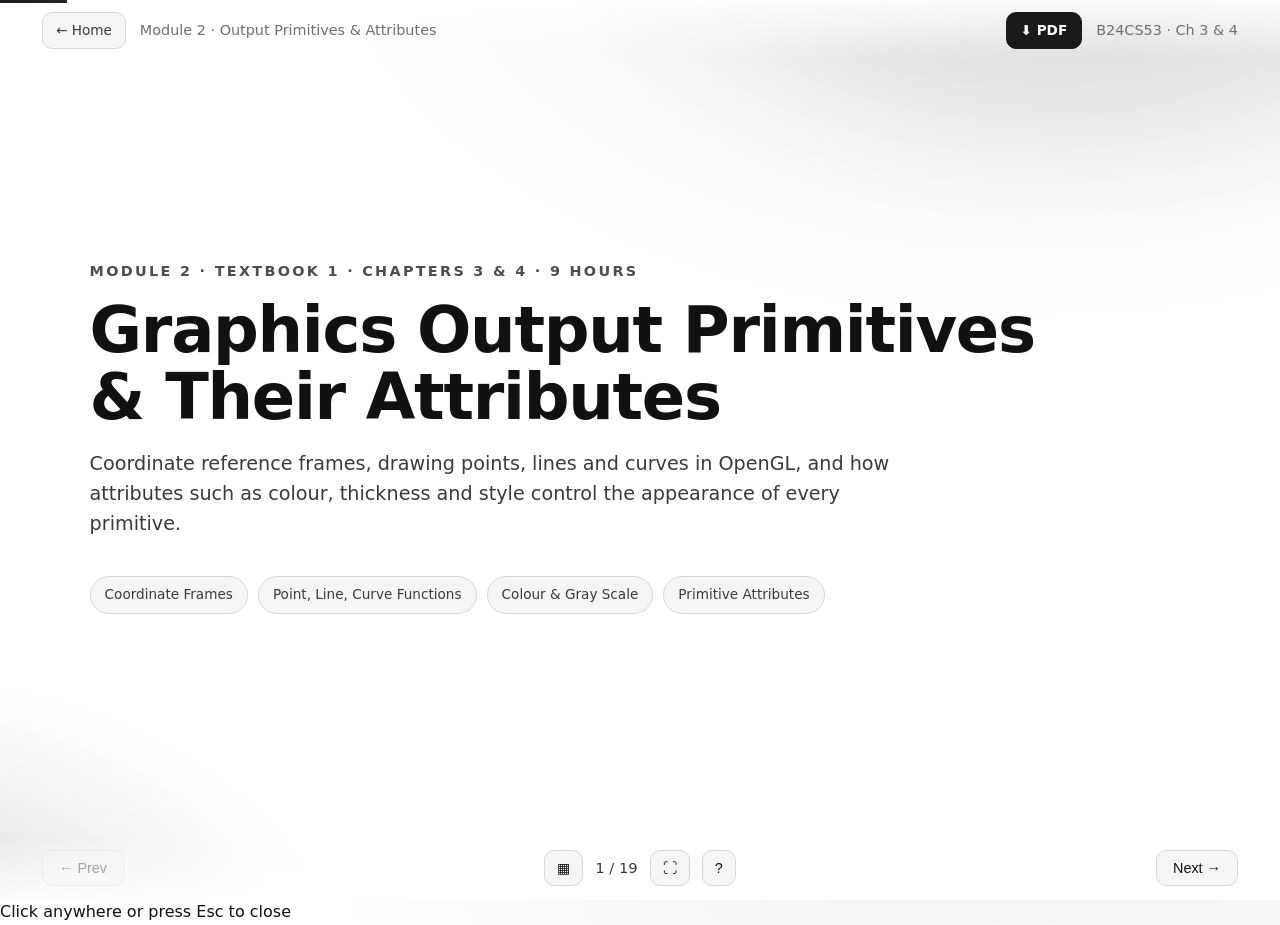
<file: modules/module2.html>
<!DOCTYPE html>
<html lang="en">
<head>
  <meta charset="UTF-8" />
  <meta name="viewport" content="width=device-width, initial-scale=1.0" />
  <title>Module 2 · Output Primitives &amp; Attributes · B24CS53</title>
  <link rel="stylesheet" href="../css/style.css" />
</head>
<body>
  <div class="progress"></div>

  <div class="topbar">
    <div class="tb-left">
      <a class="home-link" href="../index.html">← Home</a>
      <span class="deck-name">Module 2 · Output Primitives &amp; Attributes</span>
    </div>
    <div class="tb-right">
      <a class="pdf-link" href="../pdf/Module2-Output-Primitives-and-Attributes.pdf" download title="Download this module as PDF">⬇ PDF</a>
      <span class="deck-name">B24CS53 · Ch 3 &amp; 4</span>
    </div>
  </div>

  <div class="deck" style="--deck-accent: var(--mod2)">

    <!-- 1: Title -->
    <section class="slide title-slide active" data-title="Title">
      <span class="kicker">Module 2 · Textbook 1 · Chapters 3 &amp; 4 · 9 Hours</span>
      <h1>Graphics Output Primitives<br />&amp; Their Attributes</h1>
      <p class="lead">Coordinate reference frames, drawing points, lines and curves in
        OpenGL, and how attributes such as colour, thickness and style control the
        appearance of every primitive.</p>
      <div class="tags">
        <span class="tag">Coordinate Frames</span>
        <span class="tag">Point, Line, Curve Functions</span>
        <span class="tag">Colour &amp; Gray Scale</span>
        <span class="tag">Primitive Attributes</span>
      </div>
    </section>

    <!-- 2: Roadmap -->
    <section class="slide" data-title="Module Roadmap">
      <h2>Module <span class="accent">Roadmap</span></h2>
      <p class="subhead">First we draw shapes, then we control how they look</p>
      <div class="two-col">
        <div class="card">
          <h3>Part A · Output Primitives (Ch 3)</h3>
          <ul>
            <li>Coordinate reference frames</li>
            <li>2D world coordinate frames in OpenGL</li>
            <li>OpenGL point functions</li>
            <li>OpenGL line functions</li>
            <li>OpenGL curve functions</li>
          </ul>
        </div>
        <div class="card">
          <h3>Part B · Attributes (Ch 4)</h3>
          <ul>
            <li>Colour and gray scale</li>
            <li>Point attributes</li>
            <li>Line attributes</li>
            <li>Curve attributes</li>
            <li>OpenGL point attribute functions</li>
            <li>OpenGL line attribute functions</li>
          </ul>
        </div>
      </div>
    </section>

    <!-- 3: Output primitives -->
    <section class="slide" data-title="What are Output Primitives?">
      <h2>Graphics Output <span class="accent">Primitives</span></h2>
      <p class="subhead">The basic geometric building blocks of any picture</p>
      <p><b>Output primitives</b> are the fundamental shapes and characters used to
        describe a scene. Complex pictures are built by combining many of them.</p>
      <div class="tiles">
        <div class="tile"><div class="ic">📍</div><div class="tx"><h4>Point</h4><p>A single position, the simplest primitive.</p></div></div>
        <div class="tile"><div class="ic">📏</div><div class="tx"><h4>Line</h4><p>A straight segment between two endpoints.</p></div></div>
        <div class="tile"><div class="ic">🔵</div><div class="tx"><h4>Curve</h4><p>Circles, ellipses and splines.</p></div></div>
        <div class="tile"><div class="ic">🔷</div><div class="tx"><h4>Polygon</h4><p>Filled areas and text.</p></div></div>
      </div>
      <div class="callout"><span class="lbl">Geometry vs Attributes</span>
        <b>Geometry</b> is where a primitive sits (its coordinates). <b>Attributes</b> are
        how it looks (colour, size, style). Module 2 covers both.</div>
    </section>

    <!-- 4: Coordinate reference frames -->
    <section class="slide" data-title="Coordinate Reference Frames">
      <h2>Coordinate <span class="accent">Reference Frames</span></h2>
      <p class="subhead">Every primitive is specified relative to a coordinate system</p>
      <div class="two-col">
        <div>
          <ul>
            <li><b>Cartesian coordinates</b>: the standard (x, y) 2D system.</li>
            <li><b>Screen coordinates</b>: integer pixel positions, origin often at a corner.</li>
            <li><b>World coordinates</b>: the frame the whole scene is defined in.</li>
            <li>A point is finally stored in the frame buffer at its device pixel location.</li>
          </ul>
          <pre><code><span class="tok-fn">setPixel</span>(x, y);          <span class="tok-com">// turn on pixel (x,y)</span>
<span class="tok-fn">getPixel</span>(x, y, color);   <span class="tok-com">// read a pixel colour</span></code></pre>
        </div>
        <div class="figure">
          <svg viewBox="0 0 220 180" width="220" role="img" aria-label="Cartesian axes with a point">
            <line x1="20" y1="160" x2="200" y2="160" class="s-stroke-accent" stroke-width="2" marker-end="url(#ax)"/>
            <line x1="20" y1="160" x2="20" y2="15" class="s-stroke-accent" stroke-width="2" marker-end="url(#ax)"/>
            <text x="190" y="176" class="s-dim" font-size="12">x</text>
            <text x="4" y="22" class="s-dim" font-size="12">y</text>
            <circle cx="130" cy="70" r="6" class="s-fill-accent"/>
            <line x1="130" y1="70" x2="130" y2="160" stroke="#9a9a9a" stroke-dasharray="3 3"/>
            <line x1="130" y1="70" x2="20" y2="70" stroke="#9a9a9a" stroke-dasharray="3 3"/>
            <text x="136" y="66" class="s-text" font-size="12">P(x, y)</text>
            <defs><marker id="ax" markerWidth="8" markerHeight="8" refX="6" refY="3" orient="auto"><path d="M0,0 L6,3 L0,6 Z" class="s-fill-accent"/></marker></defs>
          </svg>
          <div class="cap">A point is an (x, y) pair in the chosen frame.</div>
        </div>
      </div>
    </section>

    <!-- 5: 2D world coords in OpenGL -->
    <section class="slide" data-title="2D World Coordinates in OpenGL">
      <h2>Specifying 2D World Coordinates in <span class="accent">OpenGL</span></h2>
      <p class="subhead">Define which region of the world maps onto the window</p>
      <pre><code><span class="tok-fn">glMatrixMode</span>(GL_PROJECTION);
<span class="tok-fn">glLoadIdentity</span>();
<span class="tok-fn">gluOrtho2D</span>(xmin, xmax, ymin, ymax); <span class="tok-com">// 2D clipping window</span></code></pre>
      <div class="two-col">
        <div>
          <ul>
            <li><code class="inline">gluOrtho2D</code> sets the 2D <b>world coordinate window</b>, the rectangle of world space shown in the display window.</li>
            <li>Anything inside this range is visible; anything outside is clipped away.</li>
            <li><code class="inline">glMatrixMode(GL_PROJECTION)</code> selects the projection matrix before you define the view.</li>
            <li><code class="inline">glLoadIdentity()</code> resets it to a known state first.</li>
          </ul>
        </div>
        <div class="figure">
          <svg viewBox="0 0 220 150" width="220" role="img" aria-label="World window mapped to viewport">
            <rect x="15" y="15" width="120" height="90" fill="none" class="s-stroke-accent" stroke-width="2"/>
            <text x="18" y="12" class="s-dim" font-size="11">world window</text>
            <text x="10" y="118" class="s-dim" font-size="10">(0,0)</text>
            <text x="112" y="12" class="s-dim" font-size="10">(200,150)</text>
            <rect x="150" y="40" width="60" height="45" class="s-fill-accent" opacity="0.85"/>
            <text x="150" y="100" class="s-dim" font-size="11">viewport</text>
          </svg>
          <div class="cap">gluOrtho2D(0,200,0,150) maps world space to the window.</div>
        </div>
      </div>
    </section>

    <!-- 6: OpenGL point functions -->
    <section class="slide" data-title="OpenGL Point Functions">
      <h2>OpenGL <span class="accent">Point Functions</span></h2>
      <p class="subhead">Plot one or more points inside glBegin(GL_POINTS)</p>
      <div class="two-col">
        <div>
          <pre><code><span class="tok-fn">glBegin</span>(GL_POINTS);
    <span class="tok-fn">glVertex2i</span>(<span class="tok-num">50</span>, <span class="tok-num">100</span>);
    <span class="tok-fn">glVertex2i</span>(<span class="tok-num">75</span>, <span class="tok-num">150</span>);
    <span class="tok-fn">glVertex2i</span>(<span class="tok-num">100</span>, <span class="tok-num">200</span>);
<span class="tok-fn">glEnd</span>();</code></pre>
          <ul>
            <li><code class="inline">glVertex*</code> specifies a coordinate position.</li>
            <li>Suffix: number of coordinates (2, 3, 4) plus data type (i, f, d, s).</li>
            <li><code class="inline">glVertex2i</code> is 2 integer coordinates; <code class="inline">glVertex3f</code> is 3 floats.</li>
            <li>You can also pass an array: <code class="inline">glVertex2iv(point)</code> where v means vector.</li>
          </ul>
        </div>
        <div class="figure">
          <svg viewBox="0 0 200 150" width="200" role="img" aria-label="Three plotted points">
            <rect x="10" y="10" width="180" height="130" rx="6" class="s-surface s-border" stroke-width="1"/>
            <circle cx="55" cy="105" r="5" class="s-fill-accent"/>
            <circle cx="95" cy="70" r="5" class="s-fill-accent"/>
            <circle cx="135" cy="40" r="5" class="s-fill-accent"/>
          </svg>
          <div class="cap">Each glVertex call places one point.</div>
        </div>
      </div>
    </section>

    <!-- 7: OpenGL line functions -->
    <section class="slide" data-title="OpenGL Line Functions">
      <h2>OpenGL <span class="accent">Line Functions</span></h2>
      <p class="subhead">Three primitive modes decide how vertices connect</p>
      <div class="figure">
        <svg viewBox="0 0 600 130" width="600" role="img" aria-label="GL_LINES, GL_LINE_STRIP, GL_LINE_LOOP">
          <g class="s-stroke-accent" stroke-width="2.5" fill="none">
            <!-- GL_LINES -->
            <line x1="20" y1="90" x2="70" y2="30"/>
            <line x1="90" y1="30" x2="150" y2="90"/>
            <!-- GL_LINE_STRIP -->
            <polyline points="230,90 270,30 320,80 370,35"/>
            <!-- GL_LINE_LOOP -->
            <polygon points="460,90 500,30 560,55 540,95"/>
          </g>
          <g class="s-dim" font-size="12" text-anchor="middle">
            <text x="85" y="115">GL_LINES</text>
            <text x="300" y="115">GL_LINE_STRIP</text>
            <text x="510" y="115">GL_LINE_LOOP</text>
          </g>
        </svg>
        <div class="cap">Separate segments, an open polyline, or a closed loop.</div>
      </div>
      <table class="tbl">
        <tr><th>Primitive</th><th>Behaviour</th></tr>
        <tr><td><code class="inline">GL_LINES</code></td><td>Each pair of vertices is a separate segment</td></tr>
        <tr><td><code class="inline">GL_LINE_STRIP</code></td><td>Connected polyline: v0 to v1 to v2 and so on</td></tr>
        <tr><td><code class="inline">GL_LINE_LOOP</code></td><td>Like strip, but also joins the last vertex back to the first</td></tr>
      </table>
      <div class="demo">
        <div class="demo-head"><span class="dot-live"></span><span class="lbl">Interactive · anime.js</span></div>
        <div data-demo="line-modes"></div>
        <div class="cap">Switch between the three modes to see how the same five vertices connect differently.</div>
      </div>
    </section>

    <!-- 8: OpenGL curve functions -->
    <section class="slide" data-title="OpenGL Curve Functions">
      <h2>OpenGL <span class="accent">Curve Functions</span></h2>
      <p class="subhead">OpenGL has no direct circle primitive, so curves are approximated</p>
      <div class="two-col">
        <div>
          <ul>
            <li>Circles, ellipses and arcs are drawn as a <b>series of short line segments</b>, a polyline.</li>
            <li>The <b>GLU library</b> provides functions for smooth curves and surfaces such as spheres, cylinders and disks.</li>
            <li>More points give a smoother curve but need more computation.</li>
          </ul>
          <pre><code><span class="tok-key">for</span> (i = <span class="tok-num">0</span>; i &lt; n; i++) {
  theta = <span class="tok-num">2</span>*PI*i/n;
  x = xc + r*<span class="tok-fn">cos</span>(theta);
  y = yc + r*<span class="tok-fn">sin</span>(theta);
  <span class="tok-fn">glVertex2f</span>(x, y);
}</code></pre>
        </div>
        <div class="figure">
          <svg viewBox="0 0 200 160" width="200" role="img" aria-label="Circle from line segments">
            <polygon points="100,20 138,32 162,64 162,104 138,136 100,148 62,136 38,104 38,64 62,32"
                     fill="none" class="s-stroke-accent" stroke-width="2.5"/>
            <g class="s-fill-accent">
              <circle cx="100" cy="20" r="3"/><circle cx="138" cy="32" r="3"/><circle cx="162" cy="64" r="3"/>
              <circle cx="162" cy="104" r="3"/><circle cx="138" cy="136" r="3"/><circle cx="100" cy="148" r="3"/>
              <circle cx="62" cy="136" r="3"/><circle cx="38" cy="104" r="3"/><circle cx="38" cy="64" r="3"/><circle cx="62" cy="32" r="3"/>
            </g>
          </svg>
          <div class="cap">A circle is many short segments joined together.</div>
        </div>
      </div>
      <div class="callout"><span class="lbl">GLU quadrics</span>
        <code class="inline">gluNewQuadric()</code>, <code class="inline">gluSphere()</code>,
        <code class="inline">gluCylinder()</code> and <code class="inline">gluDisk()</code> build curved surfaces for you.</div>
    </section>

    <!-- 9: Fill-area / polygons -->
    <section class="slide" data-title="Polygon Fill Primitives">
      <h2>Polygon <span class="accent">Fill Area Primitives</span></h2>
      <p class="subhead">Filled shapes are as common as line drawings</p>
      <div class="figure">
        <svg viewBox="0 0 560 110" width="560" role="img" aria-label="Triangle and quad fill primitives">
          <polygon points="30,90 90,90 60,25" class="s-fill-accent"/>
          <text x="35" y="105" class="s-dim" font-size="11">GL_TRIANGLES</text>
          <polygon points="150,90 150,30 210,30 210,90" class="s-fill-accent" opacity="0.85"/>
          <text x="150" y="105" class="s-dim" font-size="11">GL_QUADS</text>
          <polygon points="290,60 320,25 360,30 380,65 350,95 310,90" class="s-fill-accent" opacity="0.7"/>
          <text x="300" y="107" class="s-dim" font-size="11">GL_POLYGON</text>
          <polygon points="440,90 470,30 500,90" fill="none" class="s-stroke-accent" stroke-width="2"/>
          <polygon points="470,30 500,90 530,30" fill="none" class="s-stroke-accent" stroke-width="2"/>
          <text x="440" y="105" class="s-dim" font-size="11">TRIANGLE_STRIP</text>
        </svg>
        <div class="cap">OpenGL offers several ways to fill areas.</div>
      </div>
      <table class="tbl">
        <tr><th>Primitive</th><th>Meaning</th></tr>
        <tr><td><code class="inline">GL_POLYGON</code></td><td>Single filled convex polygon</td></tr>
        <tr><td><code class="inline">GL_TRIANGLES</code></td><td>Every 3 vertices form one triangle</td></tr>
        <tr><td><code class="inline">GL_TRIANGLE_STRIP</code></td><td>Connected strip of triangles</td></tr>
        <tr><td><code class="inline">GL_TRIANGLE_FAN</code></td><td>Triangles sharing the first vertex</td></tr>
        <tr><td><code class="inline">GL_QUADS</code></td><td>Every 4 vertices form one quadrilateral</td></tr>
      </table>
      <div class="callout warn"><span class="lbl">Convex only</span>
        OpenGL fills a polygon correctly only if it is convex. Concave shapes must be
        split into convex pieces such as triangles.</div>
    </section>

    <!-- 10: Attributes intro -->
    <section class="slide title-slide" data-title="Part B: Attributes">
      <span class="kicker">Part B · Chapter 4</span>
      <h1>Attributes of<br />Graphics Primitives</h1>
      <p class="lead">Attributes are parameters that control how a primitive is displayed,
        such as its colour, size, thickness and style.</p>
    </section>

    <!-- 11: Colour and gray scale -->
    <section class="slide" data-title="Colour & Gray Scale">
      <h2>Colour and <span class="accent">Gray Scale</span></h2>
      <div class="two-col">
        <div class="card">
          <h3>Colour</h3>
          <ul>
            <li><b>RGB model</b>: a colour is a mix of red, green and blue.</li>
            <li><b>Direct or true colour</b>: each pixel stores its full RGB value.</li>
            <li><b>Colour lookup table</b>: a pixel stores an index into a palette.</li>
          </ul>
          <pre><code><span class="tok-fn">glColor3f</span>(<span class="tok-num">1.0</span>, <span class="tok-num">0.0</span>, <span class="tok-num">0.0</span>); <span class="tok-com">// red</span></code></pre>
        </div>
        <div class="card">
          <h3>Gray scale</h3>
          <ul>
            <li>Shades of gray on monochrome systems.</li>
            <li>Equal R, G and B gives gray; the value sets brightness.</li>
            <li>Levels run from black (0) to white (max).</li>
          </ul>
          <pre><code><span class="tok-fn">glColor3f</span>(<span class="tok-num">0.5</span>, <span class="tok-num">0.5</span>, <span class="tok-num">0.5</span>); <span class="tok-com">// mid gray</span></code></pre>
        </div>
      </div>
      <div class="swatches">
        <div class="swatch" style="background:#ff5a5a">Red<br>1,0,0</div>
        <div class="swatch" style="background:#4ade80">Green<br>0,1,0</div>
        <div class="swatch" style="background:#5b8cff">Blue<br>0,0,1</div>
        <div class="swatch" style="background:#ffcf5c">Yellow<br>1,1,0</div>
        <div class="swatch" style="background:#e8ecff">White<br>1,1,1</div>
        <div class="swatch" style="background:#808080;color:#fff">Gray<br>.5,.5,.5</div>
      </div>
    </section>

    <!-- 12: Point attributes -->
    <section class="slide" data-title="Point Attributes">
      <h2>Point <span class="accent">Attributes</span></h2>
      <p class="subhead">Two things control how a point looks</p>
      <div class="two-col">
        <div>
          <ul>
            <li><b>Colour</b>, set by the current colour state.</li>
            <li><b>Size</b>: a point can be drawn larger than a single pixel, as a small square.</li>
          </ul>
          <div class="callout good"><span class="lbl">OpenGL point size</span>
            <code class="inline">glPointSize(size)</code> sets the point diameter in pixels
            (default 1.0). Call it before <code class="inline">glBegin(GL_POINTS)</code>.</div>
        </div>
        <div class="figure">
          <svg viewBox="0 0 220 90" width="220" role="img" aria-label="Points of increasing size">
            <circle cx="30" cy="45" r="3" class="s-fill-accent"/>
            <circle cx="80" cy="45" r="6" class="s-fill-accent"/>
            <circle cx="140" cy="45" r="10" class="s-fill-accent"/>
            <circle cx="200" cy="45" r="14" class="s-fill-accent"/>
            <text x="14" y="80" class="s-dim" font-size="10">size 1</text>
            <text x="122" y="80" class="s-dim" font-size="10">larger size</text>
          </svg>
          <div class="cap">glPointSize grows the point.</div>
        </div>
      </div>
    </section>

    <!-- 13: Line attributes -->
    <section class="slide" data-title="Line Attributes">
      <h2>Line <span class="accent">Attributes</span></h2>
      <p class="subhead">Colour, width and style define how lines look</p>
      <div class="tiles">
        <div class="tile"><div class="ic">📶</div><div class="tx"><h4>Line width</h4><p>Thickness of the line in pixels.</p></div></div>
        <div class="tile"><div class="ic">┈</div><div class="tx"><h4>Line style</h4><p>Solid, dashed, dotted, dash dot patterns.</p></div></div>
        <div class="tile"><div class="ic">🎨</div><div class="tx"><h4>Line colour</h4><p>Set by the current colour state.</p></div></div>
      </div>
      <div class="figure">
        <svg viewBox="0 0 420 110" width="420" role="img" aria-label="Line styles">
          <line x1="20" y1="25" x2="400" y2="25" class="s-stroke-accent" stroke-width="1"/>
          <line x1="20" y1="50" x2="400" y2="50" class="s-stroke-accent" stroke-width="4"/>
          <line x1="20" y1="75" x2="400" y2="75" class="s-stroke-accent" stroke-width="2" stroke-dasharray="12 6"/>
          <line x1="20" y1="98" x2="400" y2="98" class="s-stroke-accent" stroke-width="2" stroke-dasharray="2 5"/>
        </svg>
        <div class="cap">Thin, thick, dashed and dotted lines.</div>
      </div>
      <p>Dashed lines use a <b>pixel mask</b> (bit pattern) along the line: where the mask
        bit is 1 the pixel is drawn, where it is 0 it is skipped, creating the dashes.</p>
    </section>

    <!-- 14: Curve attributes -->
    <section class="slide" data-title="Curve Attributes">
      <h2>Curve <span class="accent">Attributes</span></h2>
      <p class="subhead">Curves share the same attribute parameters as lines</p>
      <ul>
        <li><b>Colour</b>: the current colour applies to the whole curve.</li>
        <li><b>Width or thickness</b>: set like line width.</li>
        <li><b>Style</b>: dashed or dotted patterns applied along the curve.</li>
      </ul>
      <div class="callout"><span class="lbl">Because curves are polylines</span>
        In OpenGL a curve is a sequence of short segments, so the same
        <code class="inline">glLineWidth</code> and stipple attributes apply to it automatically.</div>
    </section>

    <!-- 15: OpenGL point attribute functions -->
    <section class="slide" data-title="OpenGL Point Attribute Functions">
      <h2>OpenGL Point <span class="accent">Attribute Functions</span></h2>
      <pre><code><span class="tok-fn">glPointSize</span>(<span class="tok-num">3.0</span>);          <span class="tok-com">// 3 pixel wide points</span>
<span class="tok-fn">glColor3f</span>(<span class="tok-num">0.0</span>,<span class="tok-num">1.0</span>,<span class="tok-num">0.0</span>);    <span class="tok-com">// green</span>

<span class="tok-fn">glBegin</span>(GL_POINTS);
    <span class="tok-fn">glVertex2i</span>(<span class="tok-num">50</span>,<span class="tok-num">50</span>);
    <span class="tok-fn">glVertex2i</span>(<span class="tok-num">100</span>,<span class="tok-num">80</span>);
<span class="tok-fn">glEnd</span>();</code></pre>
      <ul>
        <li><code class="inline">glPointSize(GLfloat size)</code> sets the point size in pixels.</li>
        <li><code class="inline">glColor3f</code>, <code class="inline">glColor3i</code>, <code class="inline">glColor4f</code> set the current colour.</li>
        <li>Attributes are <b>state</b>: they stay in effect until you change them.</li>
      </ul>
    </section>

    <!-- 16: OpenGL line attribute functions -->
    <section class="slide" data-title="OpenGL Line Attribute Functions">
      <h2>OpenGL Line <span class="accent">Attribute Functions</span></h2>
      <pre><code><span class="tok-fn">glLineWidth</span>(<span class="tok-num">2.0</span>);                 <span class="tok-com">// 2 pixel wide lines</span>

<span class="tok-fn">glEnable</span>(GL_LINE_STIPPLE);         <span class="tok-com">// turn on dashed lines</span>
<span class="tok-fn">glLineStipple</span>(<span class="tok-num">1</span>, <span class="tok-num">0x00FF</span>);        <span class="tok-com">// factor, 16 bit pattern</span>

<span class="tok-fn">glBegin</span>(GL_LINES);
    <span class="tok-fn">glVertex2i</span>(<span class="tok-num">20</span>,<span class="tok-num">20</span>);
    <span class="tok-fn">glVertex2i</span>(<span class="tok-num">180</span>,<span class="tok-num">120</span>);
<span class="tok-fn">glEnd</span>();

<span class="tok-fn">glDisable</span>(GL_LINE_STIPPLE);</code></pre>
      <ul>
        <li><code class="inline">glLineWidth(GLfloat w)</code> sets the line thickness.</li>
        <li><code class="inline">glLineStipple(factor, pattern)</code> defines a dash pattern; the 16 bit mask is stretched by the factor.</li>
        <li>Enable with <code class="inline">glEnable(GL_LINE_STIPPLE)</code> and disable when done.</li>
      </ul>
    </section>

    <!-- 17: Worked example -->
    <section class="slide" data-title="Worked Example">
      <h2>Putting it <span class="accent">Together</span></h2>
      <p class="subhead">A thick red triangle outline with big blue points at the corners</p>
      <div class="two-col">
        <div>
          <pre><code><span class="tok-key">void</span> <span class="tok-fn">display</span>(<span class="tok-key">void</span>) {
    <span class="tok-fn">glClear</span>(GL_COLOR_BUFFER_BIT);

    <span class="tok-com">// red triangle outline, 3px wide</span>
    <span class="tok-fn">glColor3f</span>(<span class="tok-num">1</span>,<span class="tok-num">0</span>,<span class="tok-num">0</span>);
    <span class="tok-fn">glLineWidth</span>(<span class="tok-num">3.0</span>);
    <span class="tok-fn">glBegin</span>(GL_LINE_LOOP);
        <span class="tok-fn">glVertex2i</span>(<span class="tok-num">50</span>,<span class="tok-num">50</span>);
        <span class="tok-fn">glVertex2i</span>(<span class="tok-num">150</span>,<span class="tok-num">50</span>);
        <span class="tok-fn">glVertex2i</span>(<span class="tok-num">100</span>,<span class="tok-num">140</span>);
    <span class="tok-fn">glEnd</span>();

    <span class="tok-com">// big blue corner points</span>
    <span class="tok-fn">glColor3f</span>(<span class="tok-num">0</span>,<span class="tok-num">0</span>,<span class="tok-num">1</span>);
    <span class="tok-fn">glPointSize</span>(<span class="tok-num">8.0</span>);
    <span class="tok-fn">glBegin</span>(GL_POINTS);
        <span class="tok-fn">glVertex2i</span>(<span class="tok-num">50</span>,<span class="tok-num">50</span>);
        <span class="tok-fn">glVertex2i</span>(<span class="tok-num">150</span>,<span class="tok-num">50</span>);
        <span class="tok-fn">glVertex2i</span>(<span class="tok-num">100</span>,<span class="tok-num">140</span>);
    <span class="tok-fn">glEnd</span>();
    <span class="tok-fn">glFlush</span>();
}</code></pre>
        </div>
        <div class="figure">
          <svg viewBox="0 0 200 170" width="200" role="img" aria-label="Rendered triangle with corner points">
            <rect x="8" y="8" width="184" height="154" rx="6" class="s-surface s-border" stroke-width="1"/>
            <polygon points="45,120 155,120 100,35" fill="none" stroke="#1a1a1a" stroke-width="4" stroke-linejoin="round"/>
            <circle cx="45" cy="120" r="8" fill="#333333"/>
            <circle cx="155" cy="120" r="8" fill="#333333"/>
            <circle cx="100" cy="35" r="8" fill="#333333"/>
          </svg>
          <div class="cap">The result of the code on the left.</div>
        </div>
      </div>
    </section>

    <!-- 18: Summary -->
    <section class="slide" data-title="Summary">
      <h2>Module 2 <span class="accent">Summary</span></h2>
      <div class="two-col">
        <div class="card">
          <h3>Output Primitives</h3>
          <ul>
            <li>Coordinate frames run from world space to device space.</li>
            <li><code class="inline">gluOrtho2D</code> defines the 2D world window.</li>
            <li>Points use <code class="inline">GL_POINTS</code>; lines use LINES, STRIP or LOOP.</li>
            <li>Curves are approximated by line segments; GLU handles smooth surfaces.</li>
          </ul>
        </div>
        <div class="card">
          <h3>Attributes</h3>
          <ul>
            <li>Colour (RGB) and gray scale via <code class="inline">glColor*</code>.</li>
            <li>Point size via <code class="inline">glPointSize</code>.</li>
            <li>Line width via <code class="inline">glLineWidth</code>; style via <code class="inline">glLineStipple</code>.</li>
            <li>Attributes are persistent OpenGL state.</li>
          </ul>
        </div>
      </div>
      <div class="callout good"><span class="lbl">Next up</span>
        Module 3, line drawing algorithms and 2D and 3D transformations, Chapters 5, 6 and 8.</div>
    </section>

    <section class="slide" data-title="Sources & References">
      <h2>Sources &amp; <span class="accent">References</span></h2>
      <p class="subhead">Textbook chapters and official documentation for this module</p>
      <div class="card">
        <ul>
          <li>Hearn, Baker &amp; Carithers, <b>Computer Graphics with OpenGL</b>, 4th ed., Pearson, 2014, <b>Chapter 3</b> (Graphics Output Primitives) and <b>Chapter 4</b> (Attributes of Graphics Primitives).</li>
          <li>OpenGL point, line and colour commands:
            <a href="https://www.opengl.org/sdk/docs/" target="_blank" rel="noopener">OpenGL / GLU reference pages</a>,
            <a href="https://registry.khronos.org/OpenGL/" target="_blank" rel="noopener">Khronos OpenGL Registry</a>.</li>
          <li>Reference: Edward Angel, <b>Interactive Computer Graphics</b>, 5th ed., Pearson, 2008.</li>
        </ul>
      </div>
      <div class="callout"><span class="lbl">Lecturer</span> Mr. Bharath · B24CS53 Computer Graphics.</div>
    </section>

  </div>

  <div class="overview">
    <button class="ov-close" data-ov-close>✕ Close</button>
    <h3>Module 2 · Slide Overview</h3>
    <div class="ov-grid"></div>
  </div>

  <div class="controls">
    <button class="btn" data-prev>← Prev</button>
    <div class="center">
      <button class="btn mini" data-overview title="Overview (O)">▦</button>
      <span class="counter" data-counter>1 / 1</span>
      <button class="btn mini" data-fullscreen title="Fullscreen (F)">⛶</button>
      <button class="btn mini" data-help title="Keyboard help (H)">?</button>
    </div>
    <button class="btn" data-next>Next →</button>
  </div>

  <div class="help-overlay" aria-hidden="true">
    <div class="help-card">
      <h3>Keyboard &amp; Controls</h3>
      <div class="help-row"><span>Next slide</span><span><span class="kbd">→</span> <span class="kbd">Space</span></span></div>
      <div class="help-row"><span>Previous slide</span><span><span class="kbd">←</span></span></div>
      <div class="help-row"><span>First / last slide</span><span><span class="kbd">Home</span> <span class="kbd">End</span></span></div>
      <div class="help-row"><span>Jump to slide N</span><span><span class="kbd">1</span> … <span class="kbd">9</span></span></div>
      <div class="help-row"><span>Slide overview</span><span><span class="kbd">O</span></span></div>
      <div class="help-row"><span>Fullscreen</span><span><span class="kbd">F</span></span></div>
      <div class="help-row"><span>Print / save as PDF</span><span><span class="kbd">P</span></span></div>
      <div class="help-row"><span>This help</span><span><span class="kbd">H</span> <span class="kbd">?</span></span></div>
      <button class="btn help-close" data-help-close>Close</button>
    </div>
  </div>

  <script src="../js/deck.js"></script>
  <script src="../js/visuals.js"></script>
  <script src="../js/spotlight.js"></script>
</body>
</html>
</file>
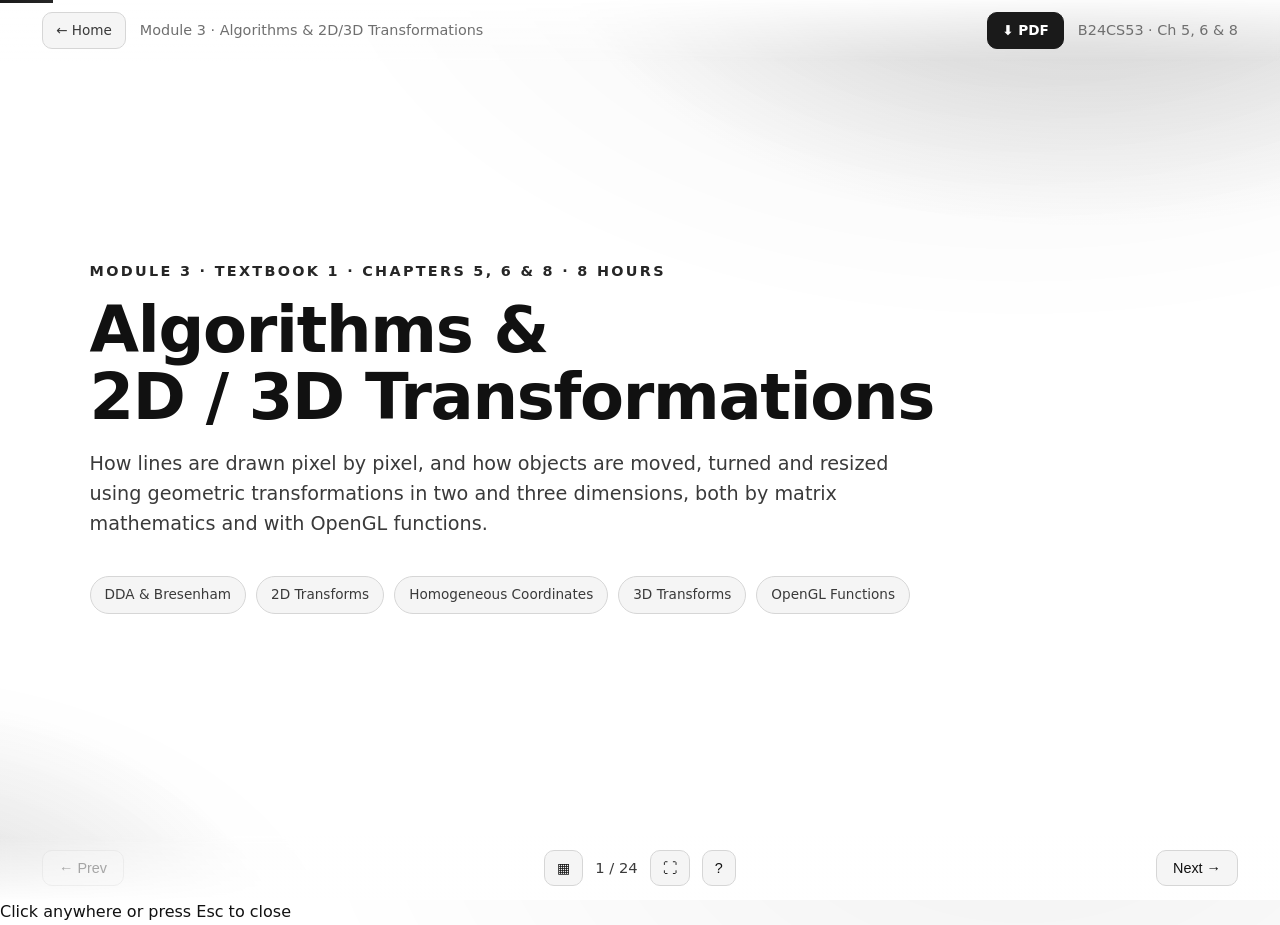
<file: modules/module3.html>
<!DOCTYPE html>
<html lang="en">
<head>
  <meta charset="UTF-8" />
  <meta name="viewport" content="width=device-width, initial-scale=1.0" />
  <title>Module 3 · Algorithms &amp; 2D/3D Transformations · B24CS53</title>
  <link rel="stylesheet" href="../css/style.css" />
</head>
<body>
  <div class="progress"></div>

  <div class="topbar">
    <div class="tb-left">
      <a class="home-link" href="../index.html">← Home</a>
      <span class="deck-name">Module 3 · Algorithms &amp; 2D/3D Transformations</span>
    </div>
    <div class="tb-right">
      <a class="pdf-link" href="../pdf/Module3-Algorithms-and-Transformations.pdf" download title="Download this module as PDF">⬇ PDF</a>
      <span class="deck-name">B24CS53 · Ch 5, 6 &amp; 8</span>
    </div>
  </div>

  <div class="deck" style="--deck-accent: var(--mod3)">

    <!-- 1: Title -->
    <section class="slide title-slide active" data-title="Title">
      <span class="kicker">Module 3 · Textbook 1 · Chapters 5, 6 &amp; 8 · 8 Hours</span>
      <h1>Algorithms &amp;<br />2D / 3D Transformations</h1>
      <p class="lead">How lines are drawn pixel by pixel, and how objects are moved, turned
        and resized using geometric transformations in two and three dimensions, both by
        matrix mathematics and with OpenGL functions.</p>
      <div class="tags">
        <span class="tag">DDA &amp; Bresenham</span>
        <span class="tag">2D Transforms</span>
        <span class="tag">Homogeneous Coordinates</span>
        <span class="tag">3D Transforms</span>
        <span class="tag">OpenGL Functions</span>
      </div>
    </section>

    <!-- 2: Roadmap -->
    <section class="slide" data-title="Module Roadmap">
      <h2>Module <span class="accent">Roadmap</span></h2>
      <p class="subhead">From drawing straight lines to moving objects through space</p>
      <div class="three-col">
        <div class="card">
          <h3>Part A · Line Algorithms</h3>
          <ul>
            <li>DDA line algorithm</li>
            <li>Bresenham line algorithm</li>
            <li>DDA vs Bresenham comparison</li>
          </ul>
        </div>
        <div class="card">
          <h3>Part B · 2D Transforms</h3>
          <ul>
            <li>Translation, rotation, scaling</li>
            <li>Matrices and homogeneous coordinates</li>
            <li>Composite transformations</li>
            <li>Reflection and shear</li>
            <li>Raster and OpenGL methods</li>
          </ul>
        </div>
        <div class="card">
          <h3>Part C · 3D Transforms</h3>
          <ul>
            <li>3D translation, rotation, scaling</li>
            <li>Composite 3D transformations</li>
            <li>3D reflection and shear</li>
            <li>OpenGL 3D functions</li>
          </ul>
        </div>
      </div>
    </section>

    <!-- 3: Line drawing intro -->
    <section class="slide" data-title="Line Drawing Basics">
      <h2>Line Drawing <span class="accent">Basics</span></h2>
      <p class="subhead">A straight line on a raster screen is only an approximation</p>
      <p>A display is a grid of pixels, so a mathematically thin line has to be drawn as a
        set of the <b>nearest whole pixels</b>. A good line algorithm chooses those pixels
        quickly and keeps the line looking straight and evenly bright. The line equation is
        <code class="inline">y = m·x + b</code>, where <code class="inline">m</code> is the
        slope and <code class="inline">b</code> is the y intercept.</p>
      <div class="tiles">
        <div class="tile"><div class="ic">📏</div><div class="tx"><h4>Straight</h4><p>Pixels must follow the true line closely with no waviness.</p></div></div>
        <div class="tile"><div class="ic">💡</div><div class="tx"><h4>Even brightness</h4><p>The line should look the same thickness at any angle.</p></div></div>
        <div class="tile"><div class="ic">⚡</div><div class="tx"><h4>Fast</h4><p>Millions of pixels are set per frame, so the inner loop must be cheap.</p></div></div>
        <div class="tile"><div class="ic">🪜</div><div class="tx"><h4>Aliasing</h4><p>The jagged staircase effect that all raster lines suffer from.</p></div></div>
      </div>
      <div class="callout"><span class="lbl">The core problem</span>
        For each step along the longer axis, decide which pixel on the shorter axis is
        closest to the true line, using only fast arithmetic.</div>
    </section>

    <!-- 4: DDA algorithm -->
    <section class="slide" data-title="DDA Algorithm">
      <h2>DDA <span class="accent">Line Algorithm</span></h2>
      <p class="subhead">Digital Differential Analyzer: step along the line in equal increments</p>
      <div class="two-col">
        <div>
          <p>The DDA samples the line at unit steps along whichever axis changes fastest,
            then rounds the other coordinate to the nearest pixel. If the slope is gentle
            (<code class="inline">|m| &lt;= 1</code>) it steps in <code class="inline">x</code>;
            if steep it steps in <code class="inline">y</code>.</p>
          <ul>
            <li>Gentle slope: <code class="inline">x = x + 1</code>, <code class="inline">y = y + m</code></li>
            <li>Steep slope: <code class="inline">y = y + 1</code>, <code class="inline">x = x + 1/m</code></li>
            <li>Each new coordinate is <b>rounded</b> before plotting.</li>
          </ul>
          <div class="callout warn"><span class="lbl">Drawback</span>
            DDA uses floating point addition and a round at every step, which is slower and
            can drift due to rounding error over long lines.</div>
        </div>
        <div class="figure">
          <svg viewBox="0 0 240 200" width="240" role="img" aria-label="DDA pixels plotted along a line">
            <!-- grid -->
            <g class="s-border" stroke-width="1" fill="none">
              <rect x="20" y="20" width="200" height="160"/>
              <line x1="20"  y1="60"  x2="220" y2="60"/>
              <line x1="20"  y1="100" x2="220" y2="100"/>
              <line x1="20"  y1="140" x2="220" y2="140"/>
              <line x1="60"  y1="20"  x2="60"  y2="180"/>
              <line x1="100" y1="20"  x2="100" y2="180"/>
              <line x1="140" y1="20"  x2="140" y2="180"/>
              <line x1="180" y1="20"  x2="180" y2="180"/>
            </g>
            <!-- true line -->
            <line x1="20" y1="180" x2="220" y2="20" class="s-stroke-accent" stroke-width="1.5" stroke-dasharray="4 4"/>
            <!-- plotted pixels -->
            <g class="s-fill-accent">
              <rect x="22"  y="162" width="16" height="16"/>
              <rect x="42"  y="142" width="16" height="16"/>
              <rect x="62"  y="122" width="16" height="16"/>
              <rect x="82"  y="102" width="16" height="16"/>
              <rect x="102" y="82"  width="16" height="16"/>
              <rect x="122" y="62"  width="16" height="16"/>
              <rect x="142" y="62"  width="16" height="16"/>
              <rect x="162" y="42"  width="16" height="16"/>
              <rect x="182" y="22"  width="16" height="16"/>
            </g>
          </svg>
          <div class="cap">Dashed: true line. Filled: nearest pixels chosen by DDA.</div>
        </div>
      </div>
    </section>

    <!-- 5: DDA pseudocode -->
    <section class="slide" data-title="DDA Pseudocode">
      <h2>DDA <span class="accent">Pseudocode</span></h2>
      <p class="subhead">The full step by step procedure</p>
      <pre><code><span class="tok-fn">DDA_Line</span>(x0, y0, x1, y1):
    dx = x1 - x0
    dy = y1 - y0
    <span class="tok-com">// choose the number of steps along the longer axis</span>
    <span class="tok-key">if</span> abs(dx) &gt; abs(dy):
        steps = abs(dx)
    <span class="tok-key">else</span>:
        steps = abs(dy)

    xInc = dx / steps        <span class="tok-com">// fractional x increment</span>
    yInc = dy / steps        <span class="tok-com">// fractional y increment</span>

    x = x0
    y = y0
    <span class="tok-fn">plot</span>(round(x), round(y))

    <span class="tok-key">for</span> k = <span class="tok-num">1</span> <span class="tok-key">to</span> steps:
        x = x + xInc
        y = y + yInc
        <span class="tok-fn">plot</span>(round(x), round(y))</code></pre>
      <div class="callout"><span class="lbl">Key idea</span>
        Divide the total change by the number of steps once, then add the same small
        increment each time. Only the rounding is done per pixel.</div>
    </section>

    <!-- 6: Bresenham algorithm -->
    <section class="slide" data-title="Bresenham Algorithm">
      <h2>Bresenham <span class="accent">Line Algorithm</span></h2>
      <p class="subhead">Integer only decisions, no floating point</p>
      <div class="two-col">
        <div>
          <p>Bresenham decides the next pixel using an <b>integer decision parameter</b>
            <code class="inline">p</code>. At each step, only <code class="inline">y</code>
            can stay the same or move up by one, and the sign of <code class="inline">p</code>
            decides which. This uses only integer addition and comparison, so it is fast and
            exact.</p>
          <p>For a gentle slope (<code class="inline">0 &lt; m &lt; 1</code>) with
            <code class="inline">dx = x1 - x0</code> and <code class="inline">dy = y1 - y0</code>:</p>
          <ul>
            <li>Initial: <code class="inline">p0 = 2·dy - dx</code></li>
            <li>If <code class="inline">pk &lt; 0</code>: plot <code class="inline">(xk+1, yk)</code>, then <code class="inline">p = pk + 2·dy</code></li>
            <li>If <code class="inline">pk &gt;= 0</code>: plot <code class="inline">(xk+1, yk+1)</code>, then <code class="inline">p = pk + 2·dy - 2·dx</code></li>
          </ul>
        </div>
        <div class="figure">
          <svg viewBox="0 0 240 200" width="240" role="img" aria-label="Bresenham pixel grid decision">
            <g class="s-border" stroke-width="1" fill="none">
              <rect x="20" y="20" width="200" height="160"/>
              <line x1="20" y1="60"  x2="220" y2="60"/>
              <line x1="20" y1="100" x2="220" y2="100"/>
              <line x1="20" y1="140" x2="220" y2="140"/>
              <line x1="60"  y1="20" x2="60"  y2="180"/>
              <line x1="100" y1="20" x2="100" y2="180"/>
              <line x1="140" y1="20" x2="140" y2="180"/>
              <line x1="180" y1="20" x2="180" y2="180"/>
            </g>
            <line x1="20" y1="170" x2="220" y2="30" class="s-stroke-accent" stroke-width="1.5" stroke-dasharray="4 4"/>
            <g class="s-fill-accent">
              <rect x="22"  y="152" width="16" height="16"/>
              <rect x="42"  y="152" width="16" height="16"/>
              <rect x="62"  y="132" width="16" height="16"/>
              <rect x="82"  y="112" width="16" height="16"/>
              <rect x="102" y="112" width="16" height="16"/>
              <rect x="122" y="92"  width="16" height="16"/>
              <rect x="142" y="72"  width="16" height="16"/>
              <rect x="162" y="52"  width="16" height="16"/>
              <rect x="182" y="32"  width="16" height="16"/>
            </g>
            <text x="60" y="16" class="s-dim" font-size="11">p decides: same row or step up</text>
          </svg>
          <div class="cap">At each column the sign of p picks the closer of two candidate pixels.</div>
        </div>
      </div>
    </section>

    <!-- 7: Bresenham pseudocode -->
    <section class="slide" data-title="Bresenham Pseudocode">
      <h2>Bresenham <span class="accent">Pseudocode</span></h2>
      <p class="subhead">Gentle positive slope case, all integer arithmetic</p>
      <pre><code><span class="tok-fn">Bresenham_Line</span>(x0, y0, x1, y1):
    dx = abs(x1 - x0)
    dy = abs(y1 - y0)
    p  = <span class="tok-num">2</span>*dy - dx           <span class="tok-com">// initial decision parameter</span>
    twoDy   = <span class="tok-num">2</span>*dy
    twoDyDx = <span class="tok-num">2</span>*(dy - dx)

    x = x0
    y = y0
    <span class="tok-fn">plot</span>(x, y)

    <span class="tok-key">while</span> x &lt; x1:
        x = x + <span class="tok-num">1</span>
        <span class="tok-key">if</span> p &lt; <span class="tok-num">0</span>:
            p = p + twoDy       <span class="tok-com">// keep same y</span>
        <span class="tok-key">else</span>:
            y = y + <span class="tok-num">1</span>           <span class="tok-com">// step up in y</span>
            p = p + twoDyDx
        <span class="tok-fn">plot</span>(x, y)</code></pre>
      <div class="callout good"><span class="lbl">Why it is fast</span>
        The inner loop uses only integer additions and one sign test per pixel. No
        multiplication, division or rounding is needed after setup.</div>
      <div class="demo">
        <div class="demo-head"><span class="dot-live"></span><span class="lbl">Live demo · anime.js</span></div>
        <div data-demo="bresenham"></div>
        <div class="cap">Each pixel chosen by the decision parameter lights up in sequence along the line.</div>
      </div>
    </section>

    <!-- 8: DDA vs Bresenham -->
    <section class="slide" data-title="DDA vs Bresenham">
      <h2>DDA vs <span class="accent">Bresenham</span></h2>
      <p class="subhead">Two ways to rasterize a line, compared</p>
      <div class="vs-split">
        <div class="side">
          <h3>DDA</h3>
          <ul>
            <li>Uses floating point arithmetic</li>
            <li>Multiplication and division at setup</li>
            <li>Rounds a real value each step</li>
            <li>Rounding error can accumulate</li>
            <li>Simpler to understand, slower to run</li>
          </ul>
        </div>
        <div class="vs-mid"><div class="vs-badge">VS</div></div>
        <div class="side">
          <h3>Bresenham</h3>
          <ul>
            <li>Uses integer arithmetic only</li>
            <li>Only additions in the inner loop</li>
            <li>Exact pixel selection, no rounding</li>
            <li>No error accumulation</li>
            <li>More setup logic, much faster to run</li>
          </ul>
        </div>
      </div>
      <table class="tbl">
        <tr><th>Aspect</th><th>DDA</th><th>Bresenham</th></tr>
        <tr><td>Arithmetic</td><td>Floating point</td><td>Integer</td></tr>
        <tr><td>Operations per step</td><td>Add plus round</td><td>Add plus compare</td></tr>
        <tr><td>Speed</td><td>Slower</td><td>Faster</td></tr>
        <tr><td>Accuracy</td><td>Can drift</td><td>Precise</td></tr>
        <tr><td>Preferred</td><td>Teaching, simple cases</td><td>Real hardware and software</td></tr>
      </table>
    </section>

    <!-- 9: Part B intro -->
    <section class="slide title-slide" data-title="Part B: 2D Transformations">
      <span class="kicker">Part B · Chapter 6</span>
      <h1>2D Geometric<br />Transformations</h1>
      <p class="lead">Changing the position, orientation and size of objects in the plane
        using translation, rotation and scaling, expressed cleanly with matrices and
        homogeneous coordinates.</p>
    </section>

    <!-- 10: Basic 2D transforms -->
    <section class="slide" data-title="Basic 2D Transforms">
      <h2>Basic 2D <span class="accent">Transformations</span></h2>
      <p class="subhead">The three fundamental operations on points in the plane</p>
      <div class="three-col">
        <div class="card tint">
          <h3>Translation</h3>
          <p>Move a point by a distance <code class="inline">(tx, ty)</code>.</p>
          <pre><code>x' = x + tx
y' = y + ty</code></pre>
        </div>
        <div class="card tint">
          <h3>Rotation</h3>
          <p>Turn about the origin by angle <code class="inline">θ</code>.</p>
          <pre><code>x' = x·cosθ - y·sinθ
y' = x·sinθ + y·cosθ</code></pre>
        </div>
        <div class="card tint">
          <h3>Scaling</h3>
          <p>Resize about the origin by factors <code class="inline">(sx, sy)</code>.</p>
          <pre><code>x' = x · sx
y' = y · sy</code></pre>
        </div>
      </div>
      <div class="figure">
        <svg viewBox="0 0 560 170" width="560" role="img" aria-label="Shape before and after transforms">
          <!-- original -->
          <polygon points="40,130 100,130 70,80" fill="none" class="s-stroke-accent" stroke-width="2"/>
          <text x="45" y="150" class="s-dim" font-size="12">Original</text>
          <!-- translated -->
          <polygon points="170,110 230,110 200,60" fill="none" class="s-stroke-accent" stroke-width="2" stroke-dasharray="4 3"/>
          <text x="175" y="150" class="s-dim" font-size="12">Translated</text>
          <!-- rotated -->
          <polygon points="330,120 385,140 350,75" fill="none" class="s-stroke-accent" stroke-width="2" stroke-dasharray="4 3"/>
          <text x="330" y="155" class="s-dim" font-size="12">Rotated</text>
          <!-- scaled -->
          <polygon points="470,140 560,140 515,60" fill="none" class="s-stroke-accent" stroke-width="2" stroke-dasharray="4 3"/>
          <text x="480" y="158" class="s-dim" font-size="12">Scaled up</text>
        </svg>
        <div class="cap">A triangle transformed by translation, rotation and scaling.</div>
      </div>
      <div class="demo">
        <div class="demo-head"><span class="dot-live"></span><span class="lbl">Interactive · anime.js</span></div>
        <div data-demo="transform-2d"></div>
        <div class="cap">Click the buttons to translate, rotate and scale the square about the origin.</div>
      </div>
    </section>

    <!-- 11: Matrices and homogeneous -->
    <section class="slide" data-title="Matrices & Homogeneous Coordinates">
      <h2>Matrices and <span class="accent">Homogeneous Coordinates</span></h2>
      <p class="subhead">One matrix form so every transform can be combined by multiplication</p>
      <div class="two-col">
        <div>
          <p>Translation is an addition, while rotation and scaling are multiplications.
            To treat them all the same way, a 2D point <code class="inline">(x, y)</code> is
            written as a <b>homogeneous</b> triple <code class="inline">(x, y, 1)</code>, and
            every transform becomes a <b>3x3 matrix</b>. Transforms then combine simply by
            multiplying their matrices.</p>
          <div class="callout"><span class="lbl">Why it matters</span>
            A whole chain of transforms collapses into one matrix, applied once per point.</div>
        </div>
        <div class="figure">
          <svg viewBox="0 0 360 200" width="360" role="img" aria-label="3x3 transformation matrices">
            <g font-size="12" class="s-text" font-family="monospace">
              <text x="0" y="20" class="s-dim">Translation T(tx,ty)</text>
              <text x="10" y="42">| 1  0  tx |</text>
              <text x="10" y="58">| 0  1  ty |</text>
              <text x="10" y="74">| 0  0   1 |</text>

              <text x="190" y="20" class="s-dim">Scaling S(sx,sy)</text>
              <text x="200" y="42">| sx 0  0 |</text>
              <text x="200" y="58">| 0  sy 0 |</text>
              <text x="200" y="74">| 0  0  1 |</text>

              <text x="0" y="120" class="s-dim">Rotation R(θ)</text>
              <text x="10" y="142">| cosθ  -sinθ  0 |</text>
              <text x="10" y="158">| sinθ   cosθ  0 |</text>
              <text x="10" y="174">|  0      0    1 |</text>
            </g>
          </svg>
          <div class="cap">Each 2D transform as a 3x3 homogeneous matrix.</div>
        </div>
      </div>
    </section>

    <!-- 12: Composite 2D -->
    <section class="slide" data-title="2D Composite Transformations">
      <h2>2D Composite <span class="accent">Transformations</span></h2>
      <p class="subhead">Combine several transforms into one, but order matters</p>
      <div class="two-col">
        <div>
          <p>Multiplying transform matrices in sequence builds a single composite matrix
            <code class="inline">M = M3 · M2 · M1</code>. Matrix multiplication is
            <b>not commutative</b>, so rotating then translating gives a different result
            from translating then rotating.</p>
          <div class="callout warn"><span class="lbl">Order matters</span>
            The rightmost matrix is applied to the point first. Reversing the order changes
            the final position.</div>
        </div>
        <div class="card">
          <h3>Rotate about a pivot (xr, yr)</h3>
          <div class="steps">
            <div class="step"><div class="sn">1</div><div class="sc"><b>Translate</b> the pivot to the origin: <code class="inline">T(-xr, -yr)</code>.</div></div>
            <div class="step"><div class="sn">2</div><div class="sc"><b>Rotate</b> about the origin by <code class="inline">θ</code>: <code class="inline">R(θ)</code>.</div></div>
            <div class="step"><div class="sn">3</div><div class="sc"><b>Translate</b> back: <code class="inline">T(xr, yr)</code>.</div></div>
            <div class="step"><div class="sn">4</div><div class="sc">Composite: <code class="inline">M = T(xr,yr)·R(θ)·T(-xr,-yr)</code>.</div></div>
          </div>
        </div>
      </div>
    </section>

    <!-- 13: Reflection and shear -->
    <section class="slide" data-title="Reflection & Shear">
      <h2>Other 2D Transforms: <span class="accent">Reflection &amp; Shear</span></h2>
      <p class="subhead">Mirroring across an axis and slanting a shape</p>
      <div class="two-col">
        <div>
          <h3>Reflection</h3>
          <p>Produces a mirror image about an axis or line.</p>
          <ul>
            <li>About x axis: <code class="inline">x' = x, y' = -y</code></li>
            <li>About y axis: <code class="inline">x' = -x, y' = y</code></li>
            <li>About origin: <code class="inline">x' = -x, y' = -y</code></li>
          </ul>
          <div class="figure">
            <svg viewBox="0 0 240 120" width="240" role="img" aria-label="Reflection about y axis">
              <line x1="120" y1="10" x2="120" y2="110" class="s-border" stroke-width="1" stroke-dasharray="3 3"/>
              <polygon points="60,90 110,90 85,45" fill="none" class="s-stroke-accent" stroke-width="2"/>
              <polygon points="180,90 130,90 155,45" fill="none" class="s-stroke-accent" stroke-width="2" stroke-dasharray="4 3"/>
              <text x="70" y="108" class="s-dim" font-size="11">Original</text>
              <text x="135" y="108" class="s-dim" font-size="11">Mirror</text>
            </svg>
            <div class="cap">Reflection about the y axis flips the shape left to right.</div>
          </div>
        </div>
        <div>
          <h3>Shear</h3>
          <p>Slants a shape, shifting one coordinate in proportion to the other.</p>
          <ul>
            <li>X shear: <code class="inline">x' = x + shx·y, y' = y</code></li>
            <li>Y shear: <code class="inline">y' = y + shy·x, x' = x</code></li>
          </ul>
          <div class="figure">
            <svg viewBox="0 0 240 120" width="240" role="img" aria-label="X shear of a square">
              <rect x="30" y="40" width="60" height="60" fill="none" class="s-stroke-accent" stroke-width="2"/>
              <polygon points="150,100 210,100 240,40 180,40" fill="none" class="s-stroke-accent" stroke-width="2" stroke-dasharray="4 3"/>
              <text x="40" y="115" class="s-dim" font-size="11">Square</text>
              <text x="175" y="115" class="s-dim" font-size="11">Sheared</text>
            </svg>
            <div class="cap">An x shear turns a square into a parallelogram.</div>
          </div>
        </div>
      </div>
    </section>

    <!-- 14: Raster methods -->
    <section class="slide" data-title="Raster Methods for Transforms">
      <h2>Raster Methods for <span class="accent">Geometric Transformations</span></h2>
      <p class="subhead">Working directly on blocks of pixels in the frame buffer</p>
      <div class="two-col">
        <div>
          <p>Instead of transforming coordinates and re drawing, raster methods move and
            change <b>arrays of stored pixel values</b>. A rectangular block of pixels is
            copied from one region of the frame buffer to another. This block copy is called
            a <b>bit block transfer</b>, or <b>bitBlt</b> (a <b>pixBlt</b> for multi bit
            colour pixels).</p>
          <ul>
            <li><b>Translation</b>: copy the pixel block to a new location.</li>
            <li><b>Rotation by 90, 180, 270</b>: reorder rows and columns directly.</li>
            <li><b>Scaling</b>: replicate or drop pixels to enlarge or shrink the block.</li>
          </ul>
        </div>
        <div class="figure">
          <svg viewBox="0 0 260 170" width="260" role="img" aria-label="Bit block transfer of a pixel region">
            <rect x="10" y="10" width="240" height="150" rx="6" class="s-surface s-border" stroke-width="1.5"/>
            <rect x="30" y="30" width="60" height="50" class="s-fill-accent" opacity="0.85"/>
            <text x="34" y="98" class="s-dim" font-size="11">Source block</text>
            <rect x="150" y="90" width="60" height="50" fill="none" class="s-stroke-accent" stroke-width="2" stroke-dasharray="4 3"/>
            <text x="150" y="156" class="s-dim" font-size="11">Destination</text>
            <line x1="90" y1="55" x2="150" y2="110" class="s-stroke-accent" stroke-width="2" marker-end="url(#rm)"/>
            <defs><marker id="rm" markerWidth="9" markerHeight="9" refX="7" refY="3" orient="auto"><path d="M0,0 L7,3 L0,6 Z" class="s-fill-accent"/></marker></defs>
          </svg>
          <div class="cap">A bitBlt copies a rectangular pixel block to a new position.</div>
        </div>
      </div>
      <div class="callout"><span class="lbl">Why raster methods</span>
        Copying stored pixels can be faster than recomputing geometry, and hardware often
        provides a fast block move instruction.</div>
    </section>

    <!-- 15: OpenGL raster transforms -->
    <section class="slide" data-title="OpenGL Raster Transformations">
      <h2>OpenGL Raster <span class="accent">Transformations</span></h2>
      <p class="subhead">Moving and copying blocks of pixels with OpenGL</p>
      <div class="two-col">
        <div>
          <p>OpenGL works on pixel arrays with a small set of raster functions. A block can
            be read from the frame buffer, written back at another position, or copied
            directly.</p>
          <table class="tbl">
            <tr><th>Function</th><th>Action</th></tr>
            <tr><td><code class="inline">glRasterPos*</code></td><td>Set the current raster position</td></tr>
            <tr><td><code class="inline">glReadPixels</code></td><td>Read a pixel block into memory</td></tr>
            <tr><td><code class="inline">glDrawPixels</code></td><td>Write a pixel block to the buffer</td></tr>
            <tr><td><code class="inline">glCopyPixels</code></td><td>Copy a block within the buffer</td></tr>
            <tr><td><code class="inline">glPixelZoom</code></td><td>Scale a block while drawing</td></tr>
          </table>
        </div>
        <div class="card">
          <h3>Translate a block by copy</h3>
          <pre><code><span class="tok-com">// copy a block to a new raster position</span>
<span class="tok-fn">glRasterPos2i</span>(xNew, yNew);
<span class="tok-fn">glCopyPixels</span>(xSrc, ySrc,
             width, height,
             GL_COLOR);

<span class="tok-com">// scale by 2 in x and y</span>
<span class="tok-fn">glPixelZoom</span>(<span class="tok-num">2.0</span>, <span class="tok-num">2.0</span>);
<span class="tok-fn">glCopyPixels</span>(xSrc, ySrc,
             width, height,
             GL_COLOR);</code></pre>
        </div>
      </div>
    </section>

    <!-- 16: OpenGL geometric functions -->
    <section class="slide" data-title="OpenGL Geometric Functions">
      <h2>OpenGL Geometric <span class="accent">Transformation Functions</span></h2>
      <p class="subhead">Building the modelview matrix from simple calls</p>
      <div class="two-col">
        <div>
          <div class="tiles" style="grid-template-columns:1fr">
            <div class="tile"><div class="ic">➡️</div><div class="tx"><h4>glTranslatef(tx,ty,tz)</h4><p>Multiply the current matrix by a translation.</p></div></div>
            <div class="tile"><div class="ic">🔄</div><div class="tx"><h4>glRotatef(a,x,y,z)</h4><p>Rotate a degrees about the axis (x,y,z).</p></div></div>
            <div class="tile"><div class="ic">🔍</div><div class="tx"><h4>glScalef(sx,sy,sz)</h4><p>Scale along each axis.</p></div></div>
          </div>
          <div class="callout"><span class="lbl">State machine</span>
            Each call post multiplies the current matrix, so the last call listed is applied
            to the object first.</div>
        </div>
        <div class="card">
          <h3>Matrix control</h3>
          <pre><code><span class="tok-fn">glMatrixMode</span>(GL_MODELVIEW);
<span class="tok-fn">glLoadIdentity</span>();          <span class="tok-com">// reset to identity</span>

<span class="tok-fn">glTranslatef</span>(<span class="tok-num">2.0</span>, <span class="tok-num">0.0</span>, <span class="tok-num">0.0</span>);
<span class="tok-fn">glRotatef</span>(<span class="tok-num">45.0</span>, <span class="tok-num">0.0</span>, <span class="tok-num">0.0</span>, <span class="tok-num">1.0</span>);
<span class="tok-fn">glScalef</span>(<span class="tok-num">2.0</span>, <span class="tok-num">1.0</span>, <span class="tok-num">1.0</span>);

<span class="tok-fn">drawObject</span>();          <span class="tok-com">// scaled, then rotated, then moved</span></code></pre>
        </div>
      </div>
    </section>

    <!-- 17: Push/Pop matrix -->
    <section class="slide" data-title="glPushMatrix / glPopMatrix">
      <h2>Matrix Stack: <span class="accent">Push and Pop</span></h2>
      <p class="subhead">Save and restore the current transform to isolate objects</p>
      <div class="two-col">
        <div>
          <p>OpenGL keeps a <b>stack</b> of matrices. <code class="inline">glPushMatrix</code>
            saves a copy of the current matrix, and <code class="inline">glPopMatrix</code>
            restores it. This lets each object be transformed without affecting the next.</p>
          <div class="steps">
            <div class="step"><div class="sn">1</div><div class="sc"><b>Push</b> to save the current state.</div></div>
            <div class="step"><div class="sn">2</div><div class="sc"><b>Transform and draw</b> one object.</div></div>
            <div class="step"><div class="sn">3</div><div class="sc"><b>Pop</b> to return to the saved state for the next object.</div></div>
          </div>
        </div>
        <div class="card">
          <h3>Two independent objects</h3>
          <pre><code><span class="tok-fn">glLoadIdentity</span>();

<span class="tok-fn">glPushMatrix</span>();
    <span class="tok-fn">glTranslatef</span>(<span class="tok-num">-2.0</span>, <span class="tok-num">0.0</span>, <span class="tok-num">0.0</span>);
    <span class="tok-fn">glRotatef</span>(<span class="tok-num">30.0</span>, <span class="tok-num">0</span>, <span class="tok-num">0</span>, <span class="tok-num">1</span>);
    <span class="tok-fn">drawCube</span>();
<span class="tok-fn">glPopMatrix</span>();       <span class="tok-com">// undo cube transforms</span>

<span class="tok-fn">glPushMatrix</span>();
    <span class="tok-fn">glTranslatef</span>(<span class="tok-num">2.0</span>, <span class="tok-num">0.0</span>, <span class="tok-num">0.0</span>);
    <span class="tok-fn">glScalef</span>(<span class="tok-num">1.5</span>, <span class="tok-num">1.5</span>, <span class="tok-num">1.5</span>);
    <span class="tok-fn">drawSphere</span>();
<span class="tok-fn">glPopMatrix</span>();</code></pre>
        </div>
      </div>
    </section>

    <!-- 18: Part C intro -->
    <section class="slide title-slide" data-title="Part C: 3D Transformations">
      <span class="kicker">Part C · Chapter 8</span>
      <h1>3D Geometric<br />Transformations</h1>
      <p class="lead">Extending translation, rotation and scaling to three dimensions using
        4x4 matrices, plus composite 3D transforms, reflection, shear and the OpenGL
        functions that drive them.</p>
    </section>

    <!-- 19: 3D translation and scaling -->
    <section class="slide" data-title="3D Translation & Scaling">
      <h2>3D Translation and <span class="accent">Scaling</span></h2>
      <p class="subhead">Add a z coordinate and use 4x4 homogeneous matrices</p>
      <div class="two-col">
        <div>
          <h3>Translation</h3>
          <p>Move a point by <code class="inline">(tx, ty, tz)</code>.</p>
          <pre><code>x' = x + tx
y' = y + ty
z' = z + tz</code></pre>
          <h3>Scaling</h3>
          <p>Resize by <code class="inline">(sx, sy, sz)</code> about the origin.</p>
          <pre><code>x' = x·sx
y' = y·sy
z' = z·sz</code></pre>
        </div>
        <div class="figure">
          <svg viewBox="0 0 340 200" width="340" role="img" aria-label="4x4 translation and scaling matrices">
            <g font-size="12" class="s-text" font-family="monospace">
              <text x="0" y="20" class="s-dim">Translation T(tx,ty,tz)</text>
              <text x="10" y="42">| 1 0 0 tx |</text>
              <text x="10" y="58">| 0 1 0 ty |</text>
              <text x="10" y="74">| 0 0 1 tz |</text>
              <text x="10" y="90">| 0 0 0  1 |</text>

              <text x="0" y="130" class="s-dim">Scaling S(sx,sy,sz)</text>
              <text x="10" y="152">| sx 0  0  0 |</text>
              <text x="10" y="168">| 0  sy 0  0 |</text>
              <text x="10" y="184">| 0  0  sz 0 |</text>
              <text x="10" y="200">| 0  0  0  1 |</text>
            </g>
          </svg>
          <div class="cap">3D transforms use 4x4 homogeneous matrices on points (x,y,z,1).</div>
        </div>
      </div>
    </section>

    <!-- 20: 3D rotation -->
    <section class="slide" data-title="3D Rotation">
      <h2>3D <span class="accent">Rotation</span></h2>
      <p class="subhead">Rotation is defined about a chosen coordinate axis</p>
      <div class="three-col">
        <div class="card tint">
          <h3>About Z axis</h3>
          <pre><code>x' = x·cosθ - y·sinθ
y' = x·sinθ + y·cosθ
z' = z</code></pre>
        </div>
        <div class="card tint">
          <h3>About X axis</h3>
          <pre><code>y' = y·cosθ - z·sinθ
z' = y·sinθ + z·cosθ
x' = x</code></pre>
        </div>
        <div class="card tint">
          <h3>About Y axis</h3>
          <pre><code>z' = z·cosθ - x·sinθ
x' = z·sinθ + x·cosθ
y' = y</code></pre>
        </div>
      </div>
      <div class="figure">
        <svg viewBox="0 0 360 150" width="360" role="img" aria-label="3D axes with rotation arrows">
          <!-- axes -->
          <line x1="120" y1="120" x2="120" y2="20"  class="s-stroke-accent" stroke-width="2" marker-end="url(#ax3)"/>
          <line x1="120" y1="120" x2="240" y2="120" class="s-stroke-accent" stroke-width="2" marker-end="url(#ax3)"/>
          <line x1="120" y1="120" x2="50"  y2="150" class="s-stroke-accent" stroke-width="2" marker-end="url(#ax3)"/>
          <text x="126" y="24" class="s-dim" font-size="12">Y</text>
          <text x="244" y="124" class="s-dim" font-size="12">X</text>
          <text x="40" y="150" class="s-dim" font-size="12">Z</text>
          <!-- rotation arc -->
          <path d="M170 70 A40 40 0 0 1 190 110" fill="none" class="s-stroke-accent" stroke-width="2" stroke-dasharray="4 3" marker-end="url(#ax3)"/>
          <text x="195" y="80" class="s-dim" font-size="11">θ</text>
          <defs><marker id="ax3" markerWidth="9" markerHeight="9" refX="7" refY="3" orient="auto"><path d="M0,0 L7,3 L0,6 Z" class="s-fill-accent"/></marker></defs>
        </svg>
        <div class="cap">Right hand rule: positive angle turns counterclockwise about the axis.</div>
      </div>
    </section>

    <!-- 21: Composite 3D and other -->
    <section class="slide" data-title="Composite & Other 3D Transforms">
      <h2>Composite and Other <span class="accent">3D Transforms</span></h2>
      <p class="subhead">Combining transforms, and reflection and shear in space</p>
      <div class="two-col">
        <div class="card">
          <h3>Composite 3D transformation</h3>
          <p>Multiply 4x4 matrices to build one composite. To rotate about an arbitrary
            axis that does not pass through the origin:</p>
          <div class="steps">
            <div class="step"><div class="sn">1</div><div class="sc"><b>Translate</b> the axis to pass through the origin.</div></div>
            <div class="step"><div class="sn">2</div><div class="sc"><b>Rotate</b> the axis to align with a coordinate axis.</div></div>
            <div class="step"><div class="sn">3</div><div class="sc"><b>Rotate</b> the object by the required angle.</div></div>
            <div class="step"><div class="sn">4</div><div class="sc"><b>Reverse</b> steps 2 and 1 to restore the axis.</div></div>
          </div>
        </div>
        <div class="card">
          <h3>Reflection and shear</h3>
          <ul>
            <li><b>Reflection</b> about the xy plane: <code class="inline">z' = -z</code>.</li>
            <li><b>Reflection</b> about the yz plane: <code class="inline">x' = -x</code>.</li>
            <li><b>Reflection</b> about the xz plane: <code class="inline">y' = -y</code>.</li>
            <li><b>Z shear</b>: <code class="inline">x' = x + a·z, y' = y + b·z</code>.</li>
          </ul>
          <div class="callout"><span class="lbl">Note</span>
            Reflection about a plane reverses the handedness of the coordinate system.</div>
        </div>
      </div>
    </section>

    <!-- 22: OpenGL 3D functions -->
    <section class="slide" data-title="OpenGL 3D Functions">
      <h2>OpenGL 3D <span class="accent">Transformation Functions</span></h2>
      <p class="subhead">The same functions extend naturally to three dimensions</p>
      <div class="two-col">
        <div>
          <p>The 3D transform calls take full x, y, z arguments. They post multiply the
            modelview matrix, and the matrix stack keeps object transforms independent.</p>
          <table class="tbl">
            <tr><th>Call</th><th>Meaning</th></tr>
            <tr><td><code class="inline">glTranslatef(tx,ty,tz)</code></td><td>Move in 3D</td></tr>
            <tr><td><code class="inline">glRotatef(a,ax,ay,az)</code></td><td>Rotate a degrees about axis</td></tr>
            <tr><td><code class="inline">glScalef(sx,sy,sz)</code></td><td>Scale in 3D</td></tr>
            <tr><td><code class="inline">glMultMatrixf(m)</code></td><td>Multiply by a custom matrix</td></tr>
          </table>
        </div>
        <div class="card">
          <h3>Transform a 3D object</h3>
          <pre><code><span class="tok-fn">glMatrixMode</span>(GL_MODELVIEW);
<span class="tok-fn">glLoadIdentity</span>();

<span class="tok-fn">glPushMatrix</span>();
    <span class="tok-fn">glTranslatef</span>(<span class="tok-num">1.0</span>, <span class="tok-num">0.0</span>, <span class="tok-num">-3.0</span>);
    <span class="tok-fn">glRotatef</span>(<span class="tok-num">30.0</span>, <span class="tok-num">1.0</span>, <span class="tok-num">1.0</span>, <span class="tok-num">0.0</span>);
    <span class="tok-fn">glScalef</span>(<span class="tok-num">1.0</span>, <span class="tok-num">2.0</span>, <span class="tok-num">1.0</span>);
    <span class="tok-fn">glutWireCube</span>(<span class="tok-num">1.0</span>);
<span class="tok-fn">glPopMatrix</span>();</code></pre>
        </div>
      </div>
      <div class="demo">
        <div class="demo-head"><span class="dot-live"></span><span class="lbl">Live 3D · three.js (WebGL)</span></div>
        <div data-demo="cube-3d"></div>
        <div class="cap">A real WebGL cube rotating about its x and y axes, with the coordinate axes shown.</div>
      </div>
    </section>

    <!-- 23: Summary -->
    <section class="slide" data-title="Summary">
      <h2>Module 3 <span class="accent">Summary</span></h2>
      <div class="three-col">
        <div class="card">
          <h3>Line Algorithms</h3>
          <ul>
            <li>DDA: float steps, rounds each pixel.</li>
            <li>Bresenham: integer decision parameter, fastest.</li>
            <li>Bresenham is preferred in real systems.</li>
          </ul>
        </div>
        <div class="card">
          <h3>2D Transforms</h3>
          <ul>
            <li>Translation, rotation, scaling.</li>
            <li>3x3 homogeneous matrices unify them.</li>
            <li>Composite order matters.</li>
            <li>Reflection, shear, raster and OpenGL methods.</li>
          </ul>
        </div>
        <div class="card">
          <h3>3D Transforms</h3>
          <ul>
            <li>4x4 matrices for translate, rotate, scale.</li>
            <li>Rotation about x, y or z axis.</li>
            <li>Composite, reflection and shear.</li>
            <li>OpenGL functions and the matrix stack.</li>
          </ul>
        </div>
      </div>
      <div class="callout good"><span class="lbl">Next up</span>
        Module 4, Interactive Input Methods and Graphical User Interfaces, Chapter 18.</div>
    </section>

    <section class="slide" data-title="Sources & References">
      <h2>Sources &amp; <span class="accent">References</span></h2>
      <p class="subhead">Textbook chapters and official documentation for this module</p>
      <div class="card">
        <ul>
          <li>Hearn, Baker &amp; Carithers, <b>Computer Graphics with OpenGL</b>, 4th ed., Pearson, 2014, <b>Chapter 5</b> (Attribute and Algorithm implementation, line drawing), <b>Chapter 6</b> (2D Geometric Transformations) and <b>Chapter 8</b> (3D Geometric Transformations).</li>
          <li>Transformation functions:
            <a href="https://www.opengl.org/sdk/docs/" target="_blank" rel="noopener">OpenGL / GLU reference pages</a>
            (glTranslatef, glRotatef, glScalef, glMatrixMode).</li>
          <li>Reference: Edward Angel, <b>Interactive Computer Graphics</b>, 5th ed., Pearson, 2008.</li>
        </ul>
      </div>
      <div class="callout"><span class="lbl">Lecturer</span> Mr. Bharath · B24CS53 Computer Graphics.</div>
    </section>

  </div>

  <div class="overview">
    <button class="ov-close" data-ov-close>✕ Close</button>
    <h3>Module 3 · Slide Overview</h3>
    <div class="ov-grid"></div>
  </div>

  <div class="controls">
    <button class="btn" data-prev>← Prev</button>
    <div class="center">
      <button class="btn mini" data-overview title="Overview (O)">▦</button>
      <span class="counter" data-counter>1 / 1</span>
      <button class="btn mini" data-fullscreen title="Fullscreen (F)">⛶</button>
      <button class="btn mini" data-help title="Keyboard help (H)">?</button>
    </div>
    <button class="btn" data-next>Next →</button>
  </div>

  <div class="help-overlay" aria-hidden="true">
    <div class="help-card">
      <h3>Keyboard &amp; Controls</h3>
      <div class="help-row"><span>Next slide</span><span><span class="kbd">→</span> <span class="kbd">Space</span></span></div>
      <div class="help-row"><span>Previous slide</span><span><span class="kbd">←</span></span></div>
      <div class="help-row"><span>First / last slide</span><span><span class="kbd">Home</span> <span class="kbd">End</span></span></div>
      <div class="help-row"><span>Jump to slide N</span><span><span class="kbd">1</span> … <span class="kbd">9</span></span></div>
      <div class="help-row"><span>Slide overview</span><span><span class="kbd">O</span></span></div>
      <div class="help-row"><span>Fullscreen</span><span><span class="kbd">F</span></span></div>
      <div class="help-row"><span>Print / save as PDF</span><span><span class="kbd">P</span></span></div>
      <div class="help-row"><span>This help</span><span><span class="kbd">H</span> <span class="kbd">?</span></span></div>
      <button class="btn help-close" data-help-close>Close</button>
    </div>
  </div>

  <script src="../js/deck.js"></script>
  <script src="../js/visuals.js"></script>
  <script src="../js/spotlight.js"></script>
</body>
</html>
</file>
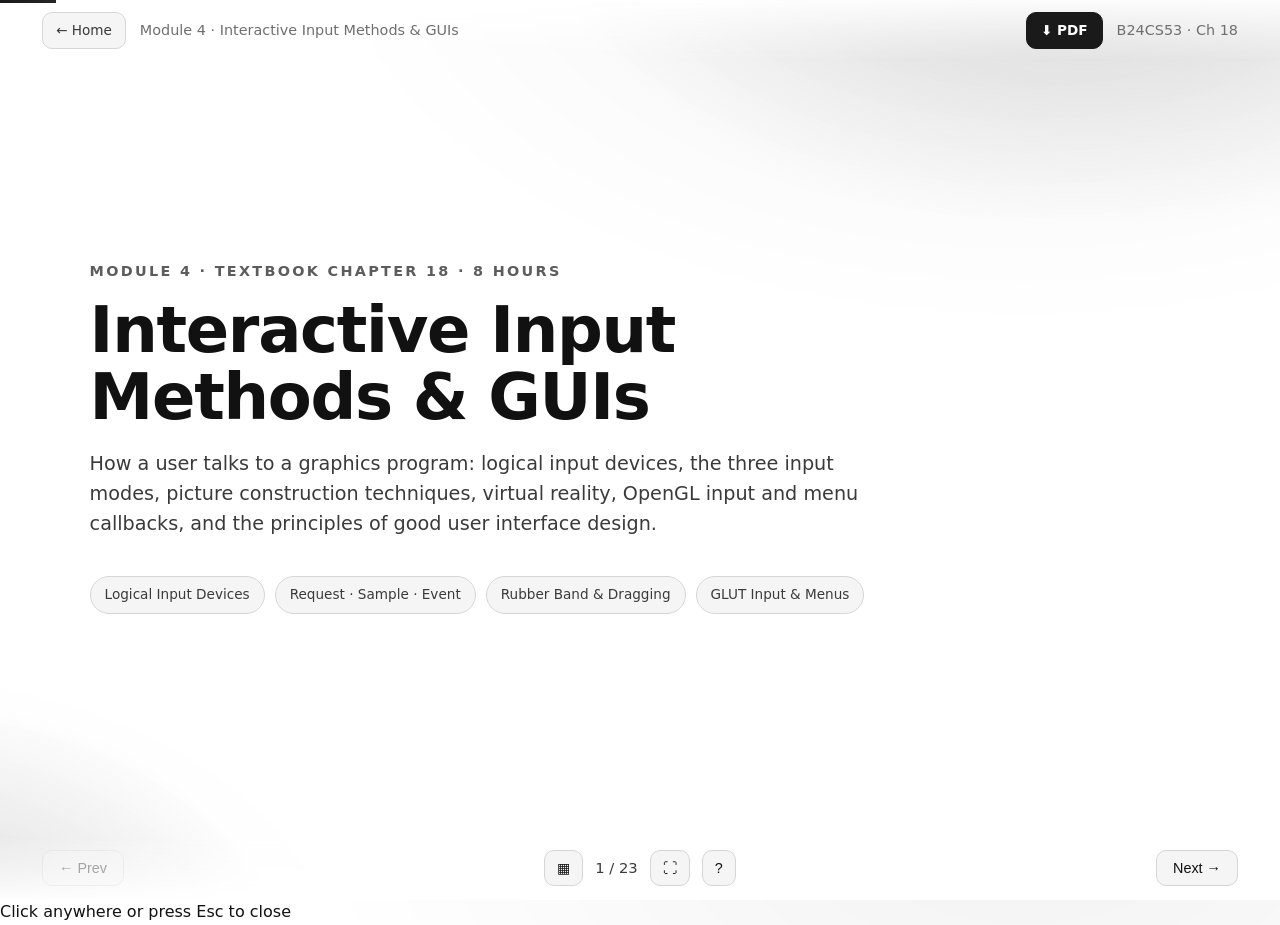
<file: modules/module4.html>
<!DOCTYPE html>
<html lang="en">
<head>
  <meta charset="UTF-8" />
  <meta name="viewport" content="width=device-width, initial-scale=1.0" />
  <title>Module 4 · Interactive Input Methods &amp; GUIs · B24CS53</title>
  <link rel="stylesheet" href="../css/style.css" />
</head>
<body>
  <div class="progress"></div>

  <div class="topbar">
    <div class="tb-left">
      <a class="home-link" href="../index.html">← Home</a>
      <span class="deck-name">Module 4 · Interactive Input Methods &amp; GUIs</span>
    </div>
    <div class="tb-right">
      <a class="pdf-link" href="../pdf/Module4-Interactive-Input-and-GUI.pdf" download title="Download this module as PDF">⬇ PDF</a>
      <span class="deck-name">B24CS53 · Ch 18</span>
    </div>
  </div>

  <div class="deck" style="--deck-accent: var(--mod4)">

    <!-- 1: Title -->
    <section class="slide title-slide active" data-title="Title">
      <span class="kicker">Module 4 · Textbook Chapter 18 · 8 Hours</span>
      <h1>Interactive Input<br />Methods &amp; GUIs</h1>
      <p class="lead">How a user talks to a graphics program: logical input devices, the
        three input modes, picture construction techniques, virtual reality, OpenGL input
        and menu callbacks, and the principles of good user interface design.</p>
      <div class="tags">
        <span class="tag">Logical Input Devices</span>
        <span class="tag">Request · Sample · Event</span>
        <span class="tag">Rubber Band &amp; Dragging</span>
        <span class="tag">GLUT Input &amp; Menus</span>
      </div>
    </section>

    <!-- 2: Roadmap -->
    <section class="slide" data-title="Module Roadmap">
      <h2>Module <span class="accent">Roadmap</span></h2>
      <p class="subhead">From the idea of input data to the design of a full interface</p>
      <div class="two-col">
        <div class="card">
          <h3>Part A · Concepts of Input</h3>
          <ul>
            <li>Graphical input data</li>
            <li>Logical classification of input devices</li>
            <li>Input functions: request, sample, event</li>
            <li>Interactive picture construction techniques</li>
            <li>Virtual reality environments</li>
          </ul>
        </div>
        <div class="card">
          <h3>Part B · OpenGL and GUI Design</h3>
          <ul>
            <li>OpenGL interactive input device functions</li>
            <li>Mouse, motion, keyboard and special key callbacks</li>
            <li>OpenGL menu functions and submenus</li>
            <li>Designing a graphical user interface</li>
            <li>User model, feedback, consistency, icons</li>
          </ul>
        </div>
      </div>
    </section>

    <!-- 3: Graphical Input Data -->
    <section class="slide" data-title="Graphical Input Data">
      <h2>Graphical <span class="accent">Input Data</span></h2>
      <p class="subhead">The different kinds of values a graphics program reads from the user</p>
      <p>An interactive graphics program must accept many kinds of information: a screen
        position for a point, a numeric value for a size, a text label, or a choice from a
        menu. Rather than tie the program to a specific piece of hardware, graphics
        packages describe input by <b>what the data means</b>, not by the device that
        produced it.</p>
      <div class="tiles">
        <div class="tile"><div class="ic">📍</div><div class="tx"><h4>Positions</h4><p>Screen coordinates for placing points, lines and objects.</p></div></div>
        <div class="tile"><div class="ic">🔢</div><div class="tx"><h4>Scalar values</h4><p>Numbers for scaling, rotation angles or intensity.</p></div></div>
        <div class="tile"><div class="ic">🔤</div><div class="tx"><h4>Text strings</h4><p>Labels, file names and annotations typed by the user.</p></div></div>
        <div class="tile"><div class="ic">☑️</div><div class="tx"><h4>Selections</h4><p>Menu items, buttons or objects chosen from the picture.</p></div></div>
      </div>
      <div class="callout"><span class="lbl">Device independence</span>
        By classifying input logically, the same program can work whether the user has a
        mouse, a tablet, a trackball or a touch screen.</div>
    </section>

    <!-- 4: Logical Classification intro -->
    <section class="slide" data-title="Logical Input Devices">
      <h2>Logical Classification of <span class="accent">Input Devices</span></h2>
      <p class="subhead">Six logical classes describe input by the kind of value returned</p>
      <p>Graphics standards define <b>logical input devices</b>. A logical device is not a
        physical gadget; it is a category defined by the type of data it produces. One
        physical device, such as a mouse, can play the role of several logical devices.</p>
      <table class="tbl">
        <tr><th>Logical class</th><th>Value returned</th><th>Typical physical devices</th></tr>
        <tr><td><b>Locator</b></td><td>A single coordinate position (x, y)</td><td>Mouse, tablet, joystick, trackball</td></tr>
        <tr><td><b>Stroke</b></td><td>A sequence of coordinate positions</td><td>Mouse or tablet dragged along a path</td></tr>
        <tr><td><b>String</b></td><td>A text string of characters</td><td>Keyboard</td></tr>
        <tr><td><b>Valuator</b></td><td>A single scalar (numeric) value</td><td>Dial, slider, scroll bar</td></tr>
        <tr><td><b>Choice</b></td><td>A selection from a set of options</td><td>Function keys, buttons, menus</td></tr>
        <tr><td><b>Pick</b></td><td>An object or component of the picture</td><td>Mouse click on a displayed object</td></tr>
      </table>
    </section>

    <!-- 5: Logical devices tiles -->
    <section class="slide" data-title="The Six Logical Devices">
      <h2>The Six <span class="accent">Logical Devices</span></h2>
      <p class="subhead">Each class answers a different kind of question</p>
      <div class="tiles">
        <div class="tile"><div class="ic">🎯</div><div class="tx"><h4>Locator</h4><p>Where? Returns one position in the picture, such as a mouse click point.</p></div></div>
        <div class="tile"><div class="ic">✏️</div><div class="tx"><h4>Stroke</h4><p>Along what path? Returns a list of positions traced by dragging.</p></div></div>
        <div class="tile"><div class="ic">🔤</div><div class="tx"><h4>String</h4><p>What text? Returns characters typed on the keyboard.</p></div></div>
        <div class="tile"><div class="ic">🎚️</div><div class="tx"><h4>Valuator</h4><p>How much? Returns a single number from a dial or slider.</p></div></div>
        <div class="tile"><div class="ic">☑️</div><div class="tx"><h4>Choice</h4><p>Which option? Returns a selection from a menu or button set.</p></div></div>
        <div class="tile"><div class="ic">👆</div><div class="tx"><h4>Pick</h4><p>Which object? Returns the identity of a displayed picture element.</p></div></div>
      </div>
      <div class="callout good"><span class="lbl">Key idea</span>
        Locator and Pick both use a screen position, but Locator returns the raw
        coordinate while Pick returns the object found at that coordinate.</div>
    </section>

    <!-- 6: Input Functions - three modes -->
    <section class="slide" data-title="Input Functions: Three Modes">
      <h2>Input Functions for <span class="accent">Graphical Data</span></h2>
      <p class="subhead">Three modes decide who controls the timing of input: the program or the user</p>
      <div class="figure">
        <svg viewBox="0 0 640 150" width="640" role="img" aria-label="Three input modes overview">
          <g font-size="13" text-anchor="middle">
            <rect x="10"  y="40" width="180" height="70" rx="10" class="s-surface s-border" stroke-width="1.5"/>
            <text x="100" y="70" class="s-text" font-weight="700">Request</text>
            <text x="100" y="92" class="s-dim" font-size="11">Program waits for input</text>

            <rect x="230" y="40" width="180" height="70" rx="10" class="s-surface s-border" stroke-width="1.5"/>
            <text x="320" y="70" class="s-text" font-weight="700">Sample</text>
            <text x="320" y="92" class="s-dim" font-size="11">Program reads now, no wait</text>

            <rect x="450" y="40" width="180" height="70" rx="10" class="s-fill-accent"/>
            <text x="540" y="70" fill="#ffffff" font-weight="700">Event</text>
            <text x="540" y="92" fill="#ffffff" font-size="11">Input queued as it happens</text>
          </g>
          <text x="320" y="24" class="s-dim" font-size="12" text-anchor="middle">Who decides when input is taken?</text>
        </svg>
        <div class="cap">Request: program driven. Sample: continuous polling. Event: user driven with a queue.</div>
      </div>
      <div class="steps">
        <div class="step"><div class="sn">1</div><div class="sc"><b>Request mode</b>: the program halts and waits until the user provides input from the chosen device, like a blocking read.</div></div>
        <div class="step"><div class="sn">2</div><div class="sc"><b>Sample mode</b>: the program reads the current device value immediately without waiting, useful for tracking a continuously changing position.</div></div>
        <div class="step"><div class="sn">3</div><div class="sc"><b>Event mode</b>: several devices are active at once; each action is placed in an <b>event queue</b> that the program processes in order.</div></div>
      </div>
    </section>

    <!-- 7: Request vs Event vs-split -->
    <section class="slide" data-title="Request vs Event Mode">
      <h2>Request vs <span class="accent">Event Mode</span></h2>
      <p class="subhead">Two opposite philosophies of control</p>
      <div class="vs-split">
        <div class="side">
          <h3>Request Mode</h3>
          <ul>
            <li>Program controls the timing</li>
            <li>Execution pauses until input arrives</li>
            <li>One device is read at a time</li>
            <li>Simple, like scanf reading a value</li>
            <li>Poor for tracking motion or many devices</li>
          </ul>
        </div>
        <div class="vs-mid"><div class="vs-badge">VS</div></div>
        <div class="side">
          <h3>Event Mode</h3>
          <ul>
            <li>User controls the timing</li>
            <li>Program never blocks, it reacts</li>
            <li>Many devices active together</li>
            <li>Actions stored in an event queue</li>
            <li>Basis of modern GUI and OpenGL callbacks</li>
          </ul>
        </div>
      </div>
      <div class="callout"><span class="lbl">Sample mode</span>
        Sample sits between the two: it neither waits nor queues, it just reports whatever
        the device value is at the instant of the call.</div>
    </section>

    <!-- 8: Picture construction overview -->
    <section class="slide" data-title="Picture Construction Techniques">
      <h2>Interactive Picture <span class="accent">Construction</span></h2>
      <p class="subhead">Aids that help the user place and shape objects accurately</p>
      <p>When a user draws with a mouse, raw positions are imprecise. Interactive
        construction techniques give the user assistance so that shapes line up neatly and
        are easy to build.</p>
      <div class="tiles">
        <div class="tile"><div class="ic">📌</div><div class="tx"><h4>Basic positioning</h4><p>Point at a location and the program reads that coordinate.</p></div></div>
        <div class="tile"><div class="ic">📏</div><div class="tx"><h4>Constraints</h4><p>Force lines to be horizontal, vertical or at fixed angles.</p></div></div>
        <div class="tile"><div class="ic">▦</div><div class="tx"><h4>Grids</h4><p>A background grid the cursor snaps to for even spacing.</p></div></div>
        <div class="tile"><div class="ic">🧲</div><div class="tx"><h4>Gravity field</h4><p>Cursor is pulled to a nearby line or endpoint for exact joins.</p></div></div>
        <div class="tile"><div class="ic">🪢</div><div class="tx"><h4>Rubber band</h4><p>A shape stretches with the cursor until the user fixes it.</p></div></div>
        <div class="tile"><div class="ic">✋</div><div class="tx"><h4>Dragging</h4><p>Move an existing object smoothly with the pointer held down.</p></div></div>
      </div>
    </section>

    <!-- 9: Constraints, grids, gravity -->
    <section class="slide" data-title="Constraints, Grids, Gravity">
      <h2>Constraints, Grids and <span class="accent">Gravity Field</span></h2>
      <p class="subhead">Three aids that turn rough input into precise geometry</p>
      <div class="three-col">
        <div class="card tint">
          <h3>Constraints</h3>
          <p>The program adjusts input to obey a rule. A common one aligns a line to the
            nearest horizontal or vertical direction so it comes out perfectly straight.</p>
        </div>
        <div class="card tint">
          <h3>Grid</h3>
          <p>A regular pattern of points. The cursor <b>snaps</b> to the nearest grid point,
            so objects share consistent spacing and alignment.</p>
        </div>
        <div class="card tint">
          <h3>Gravity field</h3>
          <p>An invisible attraction region around lines and vertices. When the cursor
            enters it, the point jumps to the exact line or endpoint.</p>
        </div>
      </div>
      <div class="figure">
        <svg viewBox="0 0 520 130" width="520" role="img" aria-label="Grid snapping and gravity field">
          <!-- grid dots -->
          <g fill="#9a9a9a">
            <circle cx="40" cy="30" r="2"/><circle cx="80" cy="30" r="2"/><circle cx="120" cy="30" r="2"/><circle cx="160" cy="30" r="2"/><circle cx="200" cy="30" r="2"/>
            <circle cx="40" cy="65" r="2"/><circle cx="80" cy="65" r="2"/><circle cx="120" cy="65" r="2"/><circle cx="160" cy="65" r="2"/><circle cx="200" cy="65" r="2"/>
            <circle cx="40" cy="100" r="2"/><circle cx="80" cy="100" r="2"/><circle cx="120" cy="100" r="2"/><circle cx="160" cy="100" r="2"/><circle cx="200" cy="100" r="2"/>
          </g>
          <text x="40" y="122" class="s-dim" font-size="11">Snap-to-grid</text>
          <!-- snapped square -->
          <rect x="80" y="30" width="80" height="35" fill="none" class="s-stroke-accent" stroke-width="2"/>
          <!-- gravity field -->
          <line x1="320" y1="30" x2="460" y2="100" class="s-stroke-accent" stroke-width="2"/>
          <line x1="320" y1="30" x2="460" y2="100" stroke="#4d4d4d" stroke-width="14" opacity="0.18"/>
          <circle cx="405" cy="72" r="4" class="s-fill-accent"/>
          <text x="360" y="122" class="s-dim" font-size="11">Gravity field pulls cursor to line</text>
        </svg>
        <div class="cap">Left: cursor snaps to grid dots. Right: a soft field around the line captures the cursor.</div>
      </div>
    </section>

    <!-- 10: Rubber band methods with SVG rectangle -->
    <section class="slide" data-title="Rubber-Band Methods">
      <h2>Rubber Band <span class="accent">Methods</span></h2>
      <p class="subhead">A shape stretches to follow the cursor before it is committed</p>
      <div class="two-col">
        <div>
          <p>In a rubber band method the user fixes one point, then moves the cursor. The
            program continuously redraws a shape anchored at the first point and stretching
            to the current cursor position. When the user releases, the shape is fixed.</p>
          <ul>
            <li><b>Rubber band line</b>: one endpoint fixed, the other follows the cursor.</li>
            <li><b>Rubber band rectangle</b>: one corner fixed, the opposite corner follows.</li>
            <li><b>Rubber band circle</b>: centre fixed, radius grows with the cursor.</li>
          </ul>
          <div class="callout"><span class="lbl">How it works</span>
            The old outline is erased and a new one drawn on every mouse move, so the shape
            appears to stretch like an elastic band.</div>
        </div>
        <div class="figure">
          <svg viewBox="0 0 260 190" width="260" role="img" aria-label="Rubber band drawing a rectangle">
            <rect x="10" y="10" width="240" height="170" rx="6" class="s-surface s-border" stroke-width="1.5"/>
            <!-- fixed corner -->
            <circle cx="60" cy="55" r="5" class="s-fill-accent"/>
            <text x="30" y="48" class="s-dim" font-size="11">Fixed corner</text>
            <!-- rubber-band rectangle (dashed, being stretched) -->
            <rect x="60" y="55" width="130" height="90" fill="none" class="s-stroke-accent" stroke-width="2" stroke-dasharray="6 4"/>
            <!-- cursor at opposite corner -->
            <circle cx="190" cy="145" r="5" fill="#4d4d4d"/>
            <path d="M190 145 l14 6 l-6 3 l4 8 l-4 2 l-4 -8 l-6 3 Z" fill="#4d4d4d"/>
            <text x="150" y="165" class="s-dim" font-size="11">Cursor drags corner</text>
          </svg>
          <div class="cap">One corner is anchored; the opposite corner tracks the cursor as the rectangle stretches.</div>
        </div>
      </div>
      <div class="demo">
        <div class="demo-head"><span class="dot-live"></span><span class="lbl">Try it · pointer input</span></div>
        <div data-demo="rubber-band"></div>
      </div>
    </section>

    <!-- 11: Dragging and painting -->
    <section class="slide" data-title="Dragging & Painting">
      <h2>Dragging, Painting and <span class="accent">Drawing</span></h2>
      <p class="subhead">Moving objects and laying down colour directly</p>
      <div class="two-col">
        <div class="card">
          <h3>Dragging</h3>
          <p>The user selects an object, holds the mouse button, and moves the pointer. The
            object is repeatedly erased and redrawn at the new cursor position, so it appears
            to slide across the screen until the button is released.</p>
        </div>
        <div class="card">
          <h3>Painting and drawing</h3>
          <p>The cursor acts like a brush or pen. As it moves, colour is applied to the
            pixels it passes over. Brush size, colour and pattern are chosen as attributes,
            and the stroke follows the cursor path continuously.</p>
        </div>
      </div>
      <div class="figure">
        <svg viewBox="0 0 520 110" width="520" role="img" aria-label="Dragging and painting stroke">
          <!-- dragging -->
          <rect x="30" y="35" width="46" height="34" fill="none" class="s-border" stroke-width="1.5" stroke-dasharray="4 3"/>
          <rect x="120" y="50" width="46" height="34" class="s-fill-accent" opacity="0.85"/>
          <line x1="76" y1="52" x2="120" y2="67" class="s-stroke-accent" stroke-width="2" marker-end="url(#am4)"/>
          <text x="40" y="95" class="s-dim" font-size="11">Dragging an object</text>
          <!-- painting stroke -->
          <path d="M300 80 Q340 30 380 70 T470 55" fill="none" stroke="#4d4d4d" stroke-width="10" stroke-linecap="round" opacity="0.8"/>
          <text x="330" y="100" class="s-dim" font-size="11">Painting a brush stroke</text>
          <defs><marker id="am4" markerWidth="9" markerHeight="9" refX="7" refY="3" orient="auto"><path d="M0,0 L7,3 L0,6 Z" class="s-fill-accent"/></marker></defs>
        </svg>
        <div class="cap">Left: object follows the pointer. Right: colour is applied along the cursor path.</div>
      </div>
    </section>

    <!-- 12: Virtual Reality -->
    <section class="slide" data-title="Virtual Reality Environments">
      <h2>Virtual Reality <span class="accent">Environments</span></h2>
      <p class="subhead">Immersive input and output that place the user inside the scene</p>
      <p>A virtual reality system surrounds the user with a computer generated world.
        Special input and output devices track the user's head and hands so that the view
        and the interaction feel natural and three dimensional.</p>
      <div class="tiles">
        <div class="tile"><div class="ic">🕶️</div><div class="tx"><h4>Head mounted display</h4><p>Two small screens, one per eye, give a stereoscopic 3D view.</p></div></div>
        <div class="tile"><div class="ic">🧭</div><div class="tx"><h4>Head tracking</h4><p>Sensors report head position and orientation to update the view.</p></div></div>
        <div class="tile"><div class="ic">🧤</div><div class="tx"><h4>Data gloves</h4><p>Sense finger bending and hand position for grabbing objects.</p></div></div>
        <div class="tile"><div class="ic">🔊</div><div class="tx"><h4>3D sound</h4><p>Spatial audio adds direction and distance cues to the scene.</p></div></div>
      </div>
    </section>

    <!-- 13: VR diagram -->
    <section class="slide" data-title="How VR Tracking Works">
      <h2>How VR <span class="accent">Tracking</span> Works</h2>
      <p class="subhead">The loop that keeps the virtual view matched to the real user</p>
      <div class="figure">
        <svg viewBox="0 0 620 200" width="620" role="img" aria-label="VR head mounted display and tracking loop">
          <!-- user head -->
          <circle cx="90" cy="100" r="34" class="s-surface s-border" stroke-width="1.5"/>
          <!-- HMD band -->
          <rect x="58" y="86" width="64" height="26" rx="6" class="s-fill-accent"/>
          <text x="90" y="160" class="s-dim" font-size="12" text-anchor="middle">User with HMD</text>
          <!-- tracker -->
          <rect x="230" y="40" width="130" height="46" rx="8" class="s-surface s-border" stroke-width="1.5"/>
          <text x="295" y="68" class="s-text" font-size="12" text-anchor="middle">Tracking sensors</text>
          <!-- computer -->
          <rect x="230" y="120" width="130" height="46" rx="8" class="s-surface s-border" stroke-width="1.5"/>
          <text x="295" y="148" class="s-text" font-size="12" text-anchor="middle">Render scene</text>
          <!-- display back to HMD -->
          <rect x="430" y="80" width="150" height="46" rx="8" class="s-fill-accent"/>
          <text x="505" y="108" fill="#ffffff" font-size="12" text-anchor="middle" font-weight="700">Stereo images</text>
          <!-- arrows -->
          <g class="s-stroke-accent" stroke-width="2" marker-end="url(#va4)">
            <line x1="124" y1="90" x2="228" y2="63"/>
            <line x1="295" y1="86" x2="295" y2="118"/>
            <line x1="360" y1="143" x2="428" y2="110"/>
            <line x1="505" y1="126" x2="130" y2="112"/>
          </g>
          <text x="150" y="40" class="s-dim" font-size="11">head pose</text>
          <text x="470" y="160" class="s-dim" font-size="11">back to the eyes</text>
          <defs><marker id="va4" markerWidth="9" markerHeight="9" refX="7" refY="3" orient="auto"><path d="M0,0 L7,3 L0,6 Z" class="s-fill-accent"/></marker></defs>
        </svg>
        <div class="cap">Head pose is measured, the scene is rendered from that viewpoint, and stereo images are sent back to the display many times per second.</div>
      </div>
      <div class="callout good"><span class="lbl">Low latency matters</span>
        The whole loop must finish in a few milliseconds, otherwise the view lags behind
        head motion and the user feels discomfort.</div>
    </section>

    <!-- 14: Part B intro -->
    <section class="slide title-slide" data-title="Part B: OpenGL Input & GUI">
      <span class="kicker">Part B · OpenGL Input and Menus</span>
      <h1>OpenGL Input,<br />Menus &amp; GUI Design</h1>
      <p class="lead">Registering mouse, motion, keyboard and special key callbacks with
        GLUT, building menus and submenus, and applying the principles of good user
        interface design.</p>
    </section>

    <!-- 15: OpenGL input functions overview -->
    <section class="slide" data-title="OpenGL Input Functions">
      <h2>OpenGL Interactive <span class="accent">Input Functions</span></h2>
      <p class="subhead">GLUT uses event mode: you register callbacks and it calls them for you</p>
      <p>Core OpenGL has no input handling. GLUT fills this gap with callback registration
        functions. You give GLUT a function to call for each kind of event, then start the
        event loop with <code class="inline">glutMainLoop()</code>.</p>
      <table class="tbl">
        <tr><th>GLUT function</th><th>Fires when</th></tr>
        <tr><td><code class="inline">glutMouseFunc</code></td><td>A mouse button is pressed or released</td></tr>
        <tr><td><code class="inline">glutMotionFunc</code></td><td>The mouse moves with a button held down</td></tr>
        <tr><td><code class="inline">glutPassiveMotionFunc</code></td><td>The mouse moves with no button held</td></tr>
        <tr><td><code class="inline">glutKeyboardFunc</code></td><td>A standard ASCII key is pressed</td></tr>
        <tr><td><code class="inline">glutSpecialFunc</code></td><td>A special key such as an arrow or function key is pressed</td></tr>
      </table>
    </section>

    <!-- 16: glutMouseFunc & glutMotionFunc code -->
    <section class="slide" data-title="Mouse & Motion Callbacks">
      <h2>Mouse and Motion <span class="accent">Callbacks</span></h2>
      <p class="subhead">glutMouseFunc for clicks, glutMotionFunc for dragging</p>
      <pre><code><span class="tok-key">void</span> <span class="tok-fn">mouseButton</span>(<span class="tok-key">int</span> button, <span class="tok-key">int</span> state, <span class="tok-key">int</span> x, <span class="tok-key">int</span> y) {
    <span class="tok-key">if</span> (button == GLUT_LEFT_BUTTON &amp;&amp; state == GLUT_DOWN) {
        <span class="tok-com">// x, y are the click position in window coordinates</span>
        <span class="tok-fn">addPoint</span>(x, y);
        <span class="tok-fn">glutPostRedisplay</span>();               <span class="tok-com">// ask for a redraw</span>
    }
}

<span class="tok-key">void</span> <span class="tok-fn">mouseDrag</span>(<span class="tok-key">int</span> x, <span class="tok-key">int</span> y) {
    <span class="tok-com">// called repeatedly while a button is held and the mouse moves</span>
    <span class="tok-fn">updateRubberBand</span>(x, y);
    <span class="tok-fn">glutPostRedisplay</span>();
}

<span class="tok-key">int</span> <span class="tok-fn">main</span>(<span class="tok-key">int</span> argc, <span class="tok-key">char</span>** argv) {
    <span class="tok-com">// ... window setup ...</span>
    <span class="tok-fn">glutMouseFunc</span>(mouseButton);            <span class="tok-com">// register click handler</span>
    <span class="tok-fn">glutMotionFunc</span>(mouseDrag);             <span class="tok-com">// register drag handler</span>
    <span class="tok-fn">glutMainLoop</span>();
    <span class="tok-key">return</span> <span class="tok-num">0</span>;
}</code></pre>
      <div class="callout"><span class="lbl">Button and state values</span>
        Buttons: <code class="inline">GLUT_LEFT_BUTTON</code>,
        <code class="inline">GLUT_MIDDLE_BUTTON</code>,
        <code class="inline">GLUT_RIGHT_BUTTON</code>. State:
        <code class="inline">GLUT_DOWN</code> or <code class="inline">GLUT_UP</code>.</div>
    </section>

    <!-- 17: keyboard & special code -->
    <section class="slide" data-title="Keyboard & Special Keys">
      <h2>Keyboard and Special Key <span class="accent">Callbacks</span></h2>
      <p class="subhead">glutKeyboardFunc for ASCII keys, glutSpecialFunc for arrows and function keys</p>
      <pre><code><span class="tok-key">void</span> <span class="tok-fn">keyInput</span>(<span class="tok-key">unsigned char</span> key, <span class="tok-key">int</span> x, <span class="tok-key">int</span> y) {
    <span class="tok-key">switch</span> (key) {
        <span class="tok-key">case</span> <span class="tok-str">'r'</span>: setColor(<span class="tok-num">1.0</span>, <span class="tok-num">0.0</span>, <span class="tok-num">0.0</span>); <span class="tok-key">break</span>;  <span class="tok-com">// red</span>
        <span class="tok-key">case</span> <span class="tok-num">27</span>:  exit(<span class="tok-num">0</span>);                     <span class="tok-key">break</span>;  <span class="tok-com">// 27 = Esc key</span>
    }
    <span class="tok-fn">glutPostRedisplay</span>();
}

<span class="tok-key">void</span> <span class="tok-fn">specialKeys</span>(<span class="tok-key">int</span> key, <span class="tok-key">int</span> x, <span class="tok-key">int</span> y) {
    <span class="tok-key">switch</span> (key) {
        <span class="tok-key">case</span> GLUT_KEY_LEFT:  moveShape(-<span class="tok-num">5</span>,  <span class="tok-num">0</span>); <span class="tok-key">break</span>;
        <span class="tok-key">case</span> GLUT_KEY_RIGHT: moveShape( <span class="tok-num">5</span>,  <span class="tok-num">0</span>); <span class="tok-key">break</span>;
        <span class="tok-key">case</span> GLUT_KEY_UP:    moveShape( <span class="tok-num">0</span>, -<span class="tok-num">5</span>); <span class="tok-key">break</span>;
        <span class="tok-key">case</span> GLUT_KEY_DOWN:  moveShape( <span class="tok-num">0</span>,  <span class="tok-num">5</span>); <span class="tok-key">break</span>;
    }
    <span class="tok-fn">glutPostRedisplay</span>();
}

<span class="tok-com">// registration inside main()</span>
<span class="tok-fn">glutKeyboardFunc</span>(keyInput);
<span class="tok-fn">glutSpecialFunc</span>(specialKeys);</code></pre>
      <div class="callout good"><span class="lbl">Two kinds of keys</span>
        Printable keys arrive as an <code class="inline">unsigned char</code> in
        <code class="inline">glutKeyboardFunc</code>. Non ASCII keys such as arrows and
        F1 to F12 arrive as GLUT constants in <code class="inline">glutSpecialFunc</code>.</div>
    </section>

    <!-- 18: OpenGL menu functions -->
    <section class="slide" data-title="OpenGL Menu Functions">
      <h2>OpenGL <span class="accent">Menu Functions</span></h2>
      <p class="subhead">GLUT can attach a pop-up menu to a mouse button</p>
      <div class="steps">
        <div class="step"><div class="sn">1</div><div class="sc"><code class="inline">glutCreateMenu(fn)</code> creates a menu and names the callback that receives the chosen entry's id.</div></div>
        <div class="step"><div class="sn">2</div><div class="sc"><code class="inline">glutAddMenuEntry(label, id)</code> adds one item; the id is passed to the callback when that item is picked.</div></div>
        <div class="step"><div class="sn">3</div><div class="sc"><code class="inline">glutAttachMenu(button)</code> links the menu to a mouse button, usually the right button.</div></div>
      </div>
      <pre><code><span class="tok-key">void</span> <span class="tok-fn">mainMenu</span>(<span class="tok-key">int</span> item) {
    <span class="tok-key">switch</span> (item) {
        <span class="tok-key">case</span> <span class="tok-num">1</span>: drawMode = LINES;     <span class="tok-key">break</span>;
        <span class="tok-key">case</span> <span class="tok-num">2</span>: drawMode = RECT;      <span class="tok-key">break</span>;
        <span class="tok-key">case</span> <span class="tok-num">3</span>: exit(<span class="tok-num">0</span>);              <span class="tok-key">break</span>;
    }
    <span class="tok-fn">glutPostRedisplay</span>();
}

<span class="tok-com">// build the menu inside main()</span>
<span class="tok-fn">glutCreateMenu</span>(mainMenu);
<span class="tok-fn">glutAddMenuEntry</span>(<span class="tok-str">"Draw Lines"</span>, <span class="tok-num">1</span>);
<span class="tok-fn">glutAddMenuEntry</span>(<span class="tok-str">"Draw Rectangle"</span>, <span class="tok-num">2</span>);
<span class="tok-fn">glutAddMenuEntry</span>(<span class="tok-str">"Quit"</span>, <span class="tok-num">3</span>);
<span class="tok-fn">glutAttachMenu</span>(GLUT_RIGHT_BUTTON);</code></pre>
    </section>

    <!-- 19: Submenus code -->
    <section class="slide" data-title="OpenGL Submenus">
      <h2>Building <span class="accent">Submenus</span></h2>
      <p class="subhead">A submenu is created first, then added into a parent menu</p>
      <div class="two-col">
        <div>
          <pre><code><span class="tok-key">void</span> <span class="tok-fn">colorMenu</span>(<span class="tok-key">int</span> c) {
    <span class="tok-fn">setColor</span>(c);
    <span class="tok-fn">glutPostRedisplay</span>();
}

<span class="tok-key">void</span> <span class="tok-fn">mainMenu</span>(<span class="tok-key">int</span> item) {
    <span class="tok-key">if</span> (item == <span class="tok-num">9</span>) exit(<span class="tok-num">0</span>);
}

<span class="tok-key">int</span> <span class="tok-fn">main</span>(...) {
    <span class="tok-com">// create the submenu first</span>
    <span class="tok-key">int</span> sub = <span class="tok-fn">glutCreateMenu</span>(colorMenu);
    <span class="tok-fn">glutAddMenuEntry</span>(<span class="tok-str">"Red"</span>,   <span class="tok-num">1</span>);
    <span class="tok-fn">glutAddMenuEntry</span>(<span class="tok-str">"Green"</span>, <span class="tok-num">2</span>);
    <span class="tok-fn">glutAddMenuEntry</span>(<span class="tok-str">"Blue"</span>,  <span class="tok-num">3</span>);

    <span class="tok-com">// then the main menu that uses it</span>
    <span class="tok-fn">glutCreateMenu</span>(mainMenu);
    <span class="tok-fn">glutAddSubMenu</span>(<span class="tok-str">"Colours"</span>, sub);
    <span class="tok-fn">glutAddMenuEntry</span>(<span class="tok-str">"Quit"</span>, <span class="tok-num">9</span>);
    <span class="tok-fn">glutAttachMenu</span>(GLUT_RIGHT_BUTTON);
}</code></pre>
        </div>
        <div class="figure">
          <svg viewBox="0 0 220 190" width="220" role="img" aria-label="Menu with a submenu">
            <rect x="10" y="10" width="120" height="120" rx="6" class="s-surface s-border" stroke-width="1.5"/>
            <text x="24" y="40" class="s-text" font-size="13">Colours  ▸</text>
            <line x1="14" y1="52" x2="126" y2="52" class="s-border" stroke-width="1"/>
            <text x="24" y="80" class="s-text" font-size="13">Quit</text>
            <!-- submenu -->
            <rect x="130" y="18" width="80" height="90" rx="6" class="s-fill-accent" opacity="0.9"/>
            <text x="144" y="44" fill="#ffffff" font-size="12">Red</text>
            <text x="144" y="68" fill="#ffffff" font-size="12">Green</text>
            <text x="144" y="92" fill="#ffffff" font-size="12">Blue</text>
          </svg>
          <div class="cap">The Colours entry opens a submenu with the colour choices.</div>
        </div>
      </div>
      <div class="callout"><span class="lbl">Order matters</span>
        Create the child menu before the parent, because
        <code class="inline">glutAddSubMenu</code> needs the child's id.</div>
    </section>

    <!-- 20: GUI design overview -->
    <section class="slide" data-title="Designing a GUI">
      <h2>Designing a Graphical <span class="accent">User Interface</span></h2>
      <p class="subhead">Principles that make an interface easy and pleasant to use</p>
      <div class="tiles">
        <div class="tile"><div class="ic">🧠</div><div class="tx"><h4>User model</h4><p>Match the interface to how the user pictures the task, using familiar concepts.</p></div></div>
        <div class="tile"><div class="ic">❓</div><div class="tx"><h4>Help and prompts</h4><p>Offer guidance, tips and clear prompts at several levels of detail.</p></div></div>
        <div class="tile"><div class="ic">📣</div><div class="tx"><h4>Feedback</h4><p>Confirm every action with a visible or audible response so the user is never unsure.</p></div></div>
        <div class="tile"><div class="ic">🔁</div><div class="tx"><h4>Consistency</h4><p>Use the same commands, colours and layouts throughout the application.</p></div></div>
        <div class="tile"><div class="ic">💾</div><div class="tx"><h4>Minimize memorization</h4><p>Show options as menus and icons so the user recognizes rather than recalls.</p></div></div>
        <div class="tile"><div class="ic">↩️</div><div class="tx"><h4>Undo and error recovery</h4><p>Let users back out of mistakes safely with undo and clear error messages.</p></div></div>
      </div>
    </section>

    <!-- 21: Windows and icons -->
    <section class="slide" data-title="Windows, Icons & Feedback">
      <h2>Windows, Icons and <span class="accent">Feedback</span></h2>
      <p class="subhead">The visible building blocks of a modern GUI</p>
      <div class="two-col">
        <div>
          <p>Most graphical interfaces are built from a small set of visual parts, often
            called the <b>WIMP</b> model: windows, icons, menus and a pointer. Good design
            arranges these clearly and gives constant feedback.</p>
          <ul>
            <li><b>Windows</b> divide the screen into task areas that can be moved and resized.</li>
            <li><b>Icons</b> are small pictures that stand for objects, tools or actions.</li>
            <li><b>Menus</b> and <b>buttons</b> present the available commands.</li>
            <li><b>Pointer</b> lets the user select and manipulate items directly.</li>
          </ul>
        </div>
        <div class="figure">
          <svg viewBox="0 0 260 180" width="260" role="img" aria-label="A window with icons and a menu bar">
            <rect x="20" y="20" width="220" height="140" rx="8" class="s-surface s-border" stroke-width="1.5"/>
            <!-- title bar -->
            <rect x="20" y="20" width="220" height="24" rx="8" class="s-fill-accent"/>
            <circle cx="34" cy="32" r="4" fill="#ffffff"/>
            <circle cx="48" cy="32" r="4" fill="#ffffff"/>
            <text x="120" y="36" fill="#ffffff" font-size="11" text-anchor="middle" font-weight="700">Window</text>
            <!-- icons -->
            <rect x="40" y="60" width="30" height="30" rx="5" class="s-border" stroke-width="1"/><text x="55" y="80" text-anchor="middle" font-size="14">📁</text>
            <rect x="90" y="60" width="30" height="30" rx="5" class="s-border" stroke-width="1"/><text x="105" y="80" text-anchor="middle" font-size="14">🖌️</text>
            <rect x="140" y="60" width="30" height="30" rx="5" class="s-border" stroke-width="1"/><text x="155" y="80" text-anchor="middle" font-size="14">📄</text>
            <text x="40" y="120" class="s-dim" font-size="11">Icons stand for tools and files</text>
            <!-- pointer -->
            <path d="M180 120 l16 6 l-7 3 l4 9 l-4 2 l-4 -9 l-7 4 Z" class="s-fill-accent"/>
          </svg>
          <div class="cap">A window with a title bar, tool icons and a pointer: the familiar WIMP interface.</div>
        </div>
      </div>
      <div class="callout good"><span class="lbl">Recognition over recall</span>
        Icons and menus let the user recognize a command by sight instead of memorizing
        typed commands, which lowers the mental effort of using the program.</div>
    </section>

    <!-- 22: Summary -->
    <section class="slide" data-title="Summary">
      <h2>Module 4 <span class="accent">Summary</span></h2>
      <div class="two-col">
        <div class="card">
          <h3>Concepts of Input</h3>
          <ul>
            <li>Input data: positions, values, strings, selections.</li>
            <li>Six logical devices: locator, stroke, string, valuator, choice, pick.</li>
            <li>Three modes: request (wait), sample (poll), event (queue).</li>
            <li>Construction aids: constraints, grids, gravity, rubber band, dragging, painting.</li>
            <li>VR: head mounted display, tracking, data gloves.</li>
          </ul>
        </div>
        <div class="card">
          <h3>OpenGL and GUI Design</h3>
          <ul>
            <li>Input callbacks: glutMouseFunc, glutMotionFunc, glutKeyboardFunc, glutSpecialFunc.</li>
            <li>Menus: glutCreateMenu, glutAddMenuEntry, glutAttachMenu, glutAddSubMenu.</li>
            <li>GUI principles: user model, help, feedback, consistency.</li>
            <li>Minimize memorization with windows, icons and menus.</li>
          </ul>
        </div>
      </div>
      <div class="callout good"><span class="lbl">Next up</span>
        Module 5, Computer Animation, Chapter 11.</div>
    </section>

    <section class="slide" data-title="Sources & References">
      <h2>Sources &amp; <span class="accent">References</span></h2>
      <p class="subhead">Textbook chapter and official documentation for this module</p>
      <div class="card">
        <ul>
          <li>Hearn, Baker &amp; Carithers, <b>Computer Graphics with OpenGL</b>, 4th ed., Pearson, 2014, <b>Chapter 18</b> (Interactive Input Methods and Graphical User Interfaces).</li>
          <li>GLUT input and menu callbacks:
            <a href="https://www.opengl.org/resources/libraries/glut/" target="_blank" rel="noopener">GLUT documentation</a>,
            <a href="https://www.opengl.org/sdk/docs/" target="_blank" rel="noopener">OpenGL reference pages</a>.</li>
          <li>Reference: Edward Angel, <b>Interactive Computer Graphics</b>, 5th ed., Pearson, 2008.</li>
        </ul>
      </div>
      <div class="callout"><span class="lbl">Lecturer</span> Mr. Bharath · B24CS53 Computer Graphics.</div>
    </section>

  </div>

  <div class="overview">
    <button class="ov-close" data-ov-close>✕ Close</button>
    <h3>Module 4 · Slide Overview</h3>
    <div class="ov-grid"></div>
  </div>

  <div class="controls">
    <button class="btn" data-prev>← Prev</button>
    <div class="center">
      <button class="btn mini" data-overview title="Overview (O)">▦</button>
      <span class="counter" data-counter>1 / 1</span>
      <button class="btn mini" data-fullscreen title="Fullscreen (F)">⛶</button>
      <button class="btn mini" data-help title="Keyboard help (H)">?</button>
    </div>
    <button class="btn" data-next>Next →</button>
  </div>

  <div class="help-overlay" aria-hidden="true">
    <div class="help-card">
      <h3>Keyboard &amp; Controls</h3>
      <div class="help-row"><span>Next slide</span><span><span class="kbd">→</span> <span class="kbd">Space</span></span></div>
      <div class="help-row"><span>Previous slide</span><span><span class="kbd">←</span></span></div>
      <div class="help-row"><span>First / last slide</span><span><span class="kbd">Home</span> <span class="kbd">End</span></span></div>
      <div class="help-row"><span>Jump to slide N</span><span><span class="kbd">1</span> … <span class="kbd">9</span></span></div>
      <div class="help-row"><span>Slide overview</span><span><span class="kbd">O</span></span></div>
      <div class="help-row"><span>Fullscreen</span><span><span class="kbd">F</span></span></div>
      <div class="help-row"><span>Print / save as PDF</span><span><span class="kbd">P</span></span></div>
      <div class="help-row"><span>This help</span><span><span class="kbd">H</span> <span class="kbd">?</span></span></div>
      <button class="btn help-close" data-help-close>Close</button>
    </div>
  </div>

  <script src="../js/deck.js"></script>
  <script src="../js/visuals.js"></script>
  <script src="../js/spotlight.js"></script>
</body>
</html>
</file>
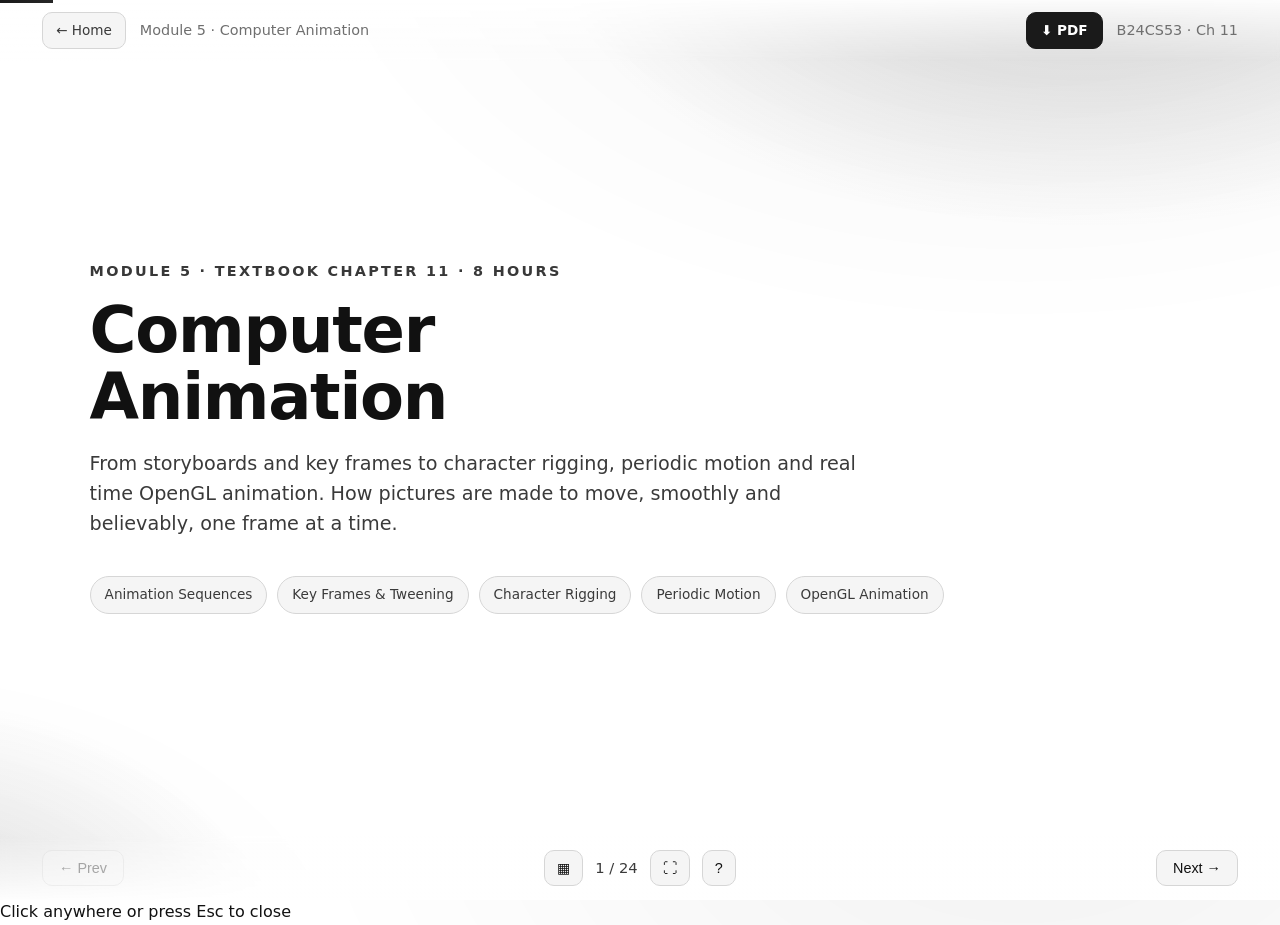
<file: modules/module5.html>
<!DOCTYPE html>
<html lang="en">
<head>
  <meta charset="UTF-8" />
  <meta name="viewport" content="width=device-width, initial-scale=1.0" />
  <title>Module 5 · Computer Animation · B24CS53</title>
  <link rel="stylesheet" href="../css/style.css" />
</head>
<body>
  <div class="progress"></div>

  <div class="topbar">
    <div class="tb-left">
      <a class="home-link" href="../index.html">← Home</a>
      <span class="deck-name">Module 5 · Computer Animation</span>
    </div>
    <div class="tb-right">
      <a class="pdf-link" href="../pdf/Module5-Computer-Animation.pdf" download title="Download this module as PDF">⬇ PDF</a>
      <span class="deck-name">B24CS53 · Ch 11</span>
    </div>
  </div>

  <div class="deck" style="--deck-accent: var(--mod5)">

    <!-- 1: Title -->
    <section class="slide title-slide active" data-title="Title">
      <span class="kicker">Module 5 · Textbook Chapter 11 · 8 Hours</span>
      <h1>Computer<br />Animation</h1>
      <p class="lead">From storyboards and key frames to character rigging, periodic motion
        and real time OpenGL animation. How pictures are made to move, smoothly and
        believably, one frame at a time.</p>
      <div class="tags">
        <span class="tag">Animation Sequences</span>
        <span class="tag">Key Frames &amp; Tweening</span>
        <span class="tag">Character Rigging</span>
        <span class="tag">Periodic Motion</span>
        <span class="tag">OpenGL Animation</span>
      </div>
    </section>

    <!-- 2: Roadmap -->
    <section class="slide" data-title="Module Roadmap">
      <h2>Module <span class="accent">Roadmap</span></h2>
      <p class="subhead">Seven topics that take us from planning a scene to animating it on screen</p>
      <div class="two-col">
        <div class="card">
          <h3>Part A · Concepts and Techniques</h3>
          <ul>
            <li>Design of animation sequences</li>
            <li>Traditional animation techniques</li>
            <li>General computer animation functions</li>
            <li>Computer animation languages</li>
          </ul>
        </div>
        <div class="card">
          <h3>Part B · Motion and Programming</h3>
          <ul>
            <li>Character animation and kinematics</li>
            <li>Periodic motion with sine and cosine</li>
            <li>OpenGL animation procedures</li>
            <li>A complete bouncing object example</li>
          </ul>
        </div>
      </div>
      <div class="callout"><span class="lbl">Core idea</span>
        Animation is the rapid display of slightly different frames. Show 24 or more frames
        per second and the eye fuses them into continuous motion.</div>
    </section>

    <!-- 3: What is animation -->
    <section class="slide" data-title="What is Computer Animation?">
      <h2>What is <span class="accent">Computer Animation?</span></h2>
      <p class="subhead">Generating a series of frames where objects change position, shape or colour over time</p>
      <p>Computer animation refers to any time varying sequence of pictures produced with a
        computer. Each still picture is a <b>frame</b>. When frames are displayed quickly in
        order, <b>persistence of vision</b> makes the change look like smooth motion.</p>
      <div class="stats">
        <div class="stat"><div class="big">24 fps</div><div class="lab">Film standard frame rate</div></div>
        <div class="stat"><div class="big">30 to 60 fps</div><div class="lab">Video and interactive graphics</div></div>
        <div class="stat"><div class="big">Frame</div><div class="lab">One still image in the sequence</div></div>
        <div class="stat"><div class="big">Real time</div><div class="lab">Frames generated as they are shown</div></div>
      </div>
      <div class="tiles">
        <div class="tile"><div class="ic">🎬</div><div class="tx"><h4>Frame by frame</h4><p>Each frame is fully computed and stored, then played back, as in films.</p></div></div>
        <div class="tile"><div class="ic">⚡</div><div class="tx"><h4>Real time</h4><p>Frames are drawn on the fly, as in games and simulations.</p></div></div>
      </div>
    </section>

    <!-- 4: Design of animation sequences -->
    <section class="slide" data-title="Designing an Animation Sequence">
      <h2>Design of <span class="accent">Animation Sequences</span></h2>
      <p class="subhead">A large animation is planned in careful stages before any frame is rendered</p>
      <div class="steps">
        <div class="step"><div class="sn">1</div><div class="sc"><b>Storyboard layout.</b> An outline of the action, drawn as a sequence of sketch panels that define the motion sequence.</div></div>
        <div class="step"><div class="sn">2</div><div class="sc"><b>Object definitions.</b> Each participant is described by its shape, and by the movements it will perform.</div></div>
        <div class="step"><div class="sn">3</div><div class="sc"><b>Key frame specification.</b> Detailed drawings of the scene at certain critical moments in time.</div></div>
        <div class="step"><div class="sn">4</div><div class="sc"><b>In between generation.</b> The frames that fill the gaps between one key frame and the next.</div></div>
      </div>
      <div class="figure">
        <svg viewBox="0 0 640 120" width="640" role="img" aria-label="Storyboard panels">
          <g font-size="11" text-anchor="middle">
            <rect x="10"  y="20" width="120" height="70" rx="6" class="s-surface s-border" stroke-width="1.5"/>
            <circle cx="70" cy="55" r="12" class="s-fill-accent"/>
            <text x="70" y="106" class="s-dim">Panel 1: start</text>
            <rect x="170" y="20" width="120" height="70" rx="6" class="s-surface s-border" stroke-width="1.5"/>
            <circle cx="240" cy="45" r="12" class="s-fill-accent"/>
            <text x="230" y="106" class="s-dim">Panel 2: rise</text>
            <rect x="330" y="20" width="120" height="70" rx="6" class="s-surface s-border" stroke-width="1.5"/>
            <circle cx="400" cy="70" r="12" class="s-fill-accent"/>
            <text x="390" y="106" class="s-dim">Panel 3: fall</text>
            <rect x="490" y="20" width="120" height="70" rx="6" class="s-surface s-border" stroke-width="1.5"/>
            <circle cx="550" cy="55" r="12" class="s-fill-accent"/>
            <text x="550" y="106" class="s-dim">Panel 4: settle</text>
          </g>
          <g class="s-stroke-accent" stroke-width="2" marker-end="url(#sbar)">
            <line x1="130" y1="55" x2="168" y2="55"/>
            <line x1="290" y1="55" x2="328" y2="55"/>
            <line x1="450" y1="55" x2="488" y2="55"/>
          </g>
          <defs><marker id="sbar" markerWidth="9" markerHeight="9" refX="7" refY="3" orient="auto"><path d="M0,0 L7,3 L0,6 Z" class="s-fill-accent"/></marker></defs>
        </svg>
        <div class="cap">A storyboard breaks the action into panels that define the flow of the sequence.</div>
      </div>
    </section>

    <!-- 5: Key frames and in-betweens -->
    <section class="slide" data-title="Key Frames and In-Betweens">
      <h2>Key Frames and <span class="accent">In Betweens</span></h2>
      <p class="subhead">Skilled artists draw the key poses; the gaps are filled to complete the motion</p>
      <div class="two-col">
        <div>
          <ul>
            <li>A <b>key frame</b> is a detailed drawing at a critical moment, such as the extreme of a movement.</li>
            <li><b>In betweens</b> are the intermediate frames placed between two key frames.</li>
            <li>The number of in betweens depends on the display frame rate and the time between keys.</li>
            <li>Moving 1 second at 24 fps between two keys needs about 22 in betweens.</li>
          </ul>
          <div class="callout"><span class="lbl">Interpolation</span>
            In betweens are produced by interpolating positions and shapes between the two
            surrounding key frames.</div>
        </div>
        <div class="figure">
          <svg viewBox="0 0 260 180" width="260" role="img" aria-label="Key frames and in-betweens for a jumping ball">
            <line x1="20" y1="160" x2="240" y2="160" class="s-border" stroke-width="1.5"/>
            <!-- key frames solid -->
            <circle cx="30"  cy="140" r="12" class="s-fill-accent"/>
            <circle cx="230" cy="140" r="12" class="s-fill-accent"/>
            <text x="30" y="176" class="s-dim" font-size="10" text-anchor="middle">key 1</text>
            <text x="230" y="176" class="s-dim" font-size="10" text-anchor="middle">key 2</text>
            <!-- in-betweens along an arc, outlined -->
            <circle cx="70"  cy="95"  r="12" fill="none" class="s-stroke-accent" stroke-width="1.5" stroke-dasharray="3 3"/>
            <circle cx="110" cy="60"  r="12" fill="none" class="s-stroke-accent" stroke-width="1.5" stroke-dasharray="3 3"/>
            <circle cx="150" cy="60"  r="12" fill="none" class="s-stroke-accent" stroke-width="1.5" stroke-dasharray="3 3"/>
            <circle cx="190" cy="95"  r="12" fill="none" class="s-stroke-accent" stroke-width="1.5" stroke-dasharray="3 3"/>
            <path d="M30 140 Q130 10 230 140" fill="none" class="s-border" stroke-width="1" stroke-dasharray="2 4"/>
            <text x="130" y="20" class="s-dim" font-size="10" text-anchor="middle">in betweens (dashed)</text>
          </svg>
          <div class="cap">Solid circles are key frames; dashed circles are interpolated in betweens.</div>
        </div>
      </div>
    </section>

    <!-- 6: Steps of producing an animation -->
    <section class="slide" data-title="Producing an Animation">
      <h2>Steps of Producing an <span class="accent">Animation</span></h2>
      <p class="subhead">The full production pipeline, from concept to the finished sequence</p>
      <div class="steps">
        <div class="step"><div class="sn">1</div><div class="sc"><b>Story and storyboard.</b> Decide the action and lay it out as sketch panels.</div></div>
        <div class="step"><div class="sn">2</div><div class="sc"><b>Model the objects.</b> Define shapes, colours and the movements each object makes.</div></div>
        <div class="step"><div class="sn">3</div><div class="sc"><b>Set key frames.</b> Specify the scene at the critical instants of the motion.</div></div>
        <div class="step"><div class="sn">4</div><div class="sc"><b>Generate in betweens.</b> Interpolate all intermediate frames.</div></div>
        <div class="step"><div class="sn">5</div><div class="sc"><b>Render.</b> Apply lighting, texture and surface detail to each frame.</div></div>
        <div class="step"><div class="sn">6</div><div class="sc"><b>Record and play back.</b> Store the frames and display them at the chosen frame rate.</div></div>
      </div>
    </section>

    <!-- 7: Traditional techniques intro -->
    <section class="slide" data-title="Traditional Animation Techniques">
      <h2>Traditional Animation <span class="accent">Techniques</span></h2>
      <p class="subhead">Principles from hand drawn cartoons still guide computer animation today</p>
      <p>Long before computers, animators developed craft techniques for making motion feel
        alive. Many of these ideas are now built into computer animation tools.</p>
      <div class="tiles">
        <div class="tile"><div class="ic">🎞️</div><div class="tx"><h4>Cel animation</h4><p>Characters drawn on clear celluloid sheets, layered over a fixed painted background.</p></div></div>
        <div class="tile"><div class="ic">🔑</div><div class="tx"><h4>Key framing</h4><p>A lead artist draws the extreme poses; assistants fill the frames between them.</p></div></div>
        <div class="tile"><div class="ic">🪄</div><div class="tx"><h4>Tweening</h4><p>Producing the in between frames, by hand traditionally, automatically on a computer.</p></div></div>
        <div class="tile"><div class="ic">🎈</div><div class="tx"><h4>Squash and stretch</h4><p>Deform an object to suggest weight, speed and elasticity while keeping its volume.</p></div></div>
        <div class="tile"><div class="ic">⏱️</div><div class="tx"><h4>Timing</h4><p>The number of frames per action controls how fast or slow a motion appears.</p></div></div>
        <div class="tile"><div class="ic">➰</div><div class="tx"><h4>Ease in and ease out</h4><p>Motion speeds up and slows down gently rather than starting and stopping abruptly.</p></div></div>
      </div>
    </section>

    <!-- 8: Squash and stretch + timing -->
    <section class="slide" data-title="Squash, Stretch and Timing">
      <h2>Squash, Stretch and <span class="accent">Timing</span></h2>
      <p class="subhead">Two of the most important principles for believable motion</p>
      <div class="two-col">
        <div class="figure">
          <svg viewBox="0 0 300 160" width="300" role="img" aria-label="Squash and stretch of a bouncing ball">
            <line x1="10" y1="140" x2="290" y2="140" class="s-border" stroke-width="1.5"/>
            <!-- stretched falling -->
            <ellipse cx="60" cy="55" rx="14" ry="24" class="s-fill-accent"/>
            <text x="60" y="95" class="s-dim" font-size="10" text-anchor="middle">stretch</text>
            <!-- squashed on impact -->
            <ellipse cx="160" cy="128" rx="30" ry="12" class="s-fill-accent"/>
            <text x="160" y="150" class="s-dim" font-size="10" text-anchor="middle">squash</text>
            <!-- normal rising -->
            <circle cx="250" cy="70" r="18" class="s-fill-accent"/>
            <text x="250" y="102" class="s-dim" font-size="10" text-anchor="middle">rebound</text>
          </svg>
          <div class="cap">The ball stretches as it falls fast, squashes on impact, then returns to shape.</div>
        </div>
        <div>
          <div class="card">
            <h3>Timing</h3>
            <p>Timing is set by how many frames a movement occupies.</p>
            <ul>
              <li><b>Few frames</b> for a distance means a fast, snappy motion.</li>
              <li><b>Many frames</b> for the same distance means slow, heavy motion.</li>
              <li>Timing conveys weight, mood and the physical scale of an object.</li>
            </ul>
          </div>
          <div class="callout good"><span class="lbl">Volume rule</span>
            When an object squashes or stretches, its total volume should stay roughly
            constant, or it looks like it is growing or shrinking.</div>
        </div>
      </div>
    </section>

    <!-- 9: General computer animation functions -->
    <section class="slide" data-title="General Animation Functions">
      <h2>General Computer Animation <span class="accent">Functions</span></h2>
      <p class="subhead">The common capabilities that animation software provides</p>
      <div class="tiles">
        <div class="tile"><div class="ic">🧩</div><div class="tx"><h4>Object manipulation</h4><p>Create, position, move, rotate and scale objects over time.</p></div></div>
        <div class="tile"><div class="ic">🎥</div><div class="tx"><h4>Camera motion</h4><p>Pan, zoom, tilt and dolly the viewpoint through the scene.</p></div></div>
        <div class="tile"><div class="ic">🪄</div><div class="tx"><h4>Generating in betweens</h4><p>Automatically interpolate frames between specified key frames.</p></div></div>
        <div class="tile"><div class="ic">🌀</div><div class="tx"><h4>Morphing</h4><p>Smoothly transform one object shape into a different one.</p></div></div>
        <div class="tile"><div class="ic">💡</div><div class="tx"><h4>Lighting and rendering</h4><p>Set and change light sources, materials and surface detail per frame.</p></div></div>
        <div class="tile"><div class="ic">📈</div><div class="tx"><h4>Motion paths</h4><p>Move objects along defined curves such as splines.</p></div></div>
      </div>
      <div class="callout"><span class="lbl">Storing motion</span>
        Software stores object descriptions and a set of transformation parameters that
        change from frame to frame, rather than every full picture.</div>
    </section>

    <!-- 10: Morphing -->
    <section class="slide" data-title="Morphing">
      <h2><span class="accent">Morphing</span></h2>
      <p class="subhead">Transforming one object shape into another through in between shapes</p>
      <p>Morphing (metamorphosis) gradually reshapes a starting object into a target object.
        The system matches features of the two shapes, then interpolates vertex positions,
        edges and colours across a run of in between frames.</p>
      <div class="figure">
        <svg viewBox="0 0 640 150" width="640" role="img" aria-label="Morph from square to circle">
          <!-- square -->
          <rect x="20" y="45" width="70" height="70" class="s-fill-accent"/>
          <text x="55" y="132" class="s-dim" font-size="11" text-anchor="middle">start: square</text>
          <!-- in-between 1: rounded square -->
          <rect x="180" y="45" width="70" height="70" rx="14" class="s-fill-accent" opacity="0.8"/>
          <text x="215" y="132" class="s-dim" font-size="11" text-anchor="middle">in between</text>
          <!-- in-between 2: more rounded -->
          <rect x="340" y="45" width="70" height="70" rx="26" class="s-fill-accent" opacity="0.7"/>
          <text x="375" y="132" class="s-dim" font-size="11" text-anchor="middle">in between</text>
          <!-- circle -->
          <circle cx="565" cy="80" r="35" class="s-fill-accent"/>
          <text x="565" y="132" class="s-dim" font-size="11" text-anchor="middle">target: circle</text>
          <g class="s-stroke-accent" stroke-width="2" marker-end="url(#mar)">
            <line x1="98"  y1="80" x2="172" y2="80"/>
            <line x1="258" y1="80" x2="332" y2="80"/>
            <line x1="418" y1="80" x2="522" y2="80"/>
          </g>
          <defs><marker id="mar" markerWidth="9" markerHeight="9" refX="7" refY="3" orient="auto"><path d="M0,0 L7,3 L0,6 Z" class="s-fill-accent"/></marker></defs>
        </svg>
        <div class="cap">Corner vertices are interpolated over several frames to turn a square into a circle.</div>
      </div>
      <div class="callout good"><span class="lbl">Feature matching</span>
        When the two shapes have different numbers of vertices or edges, extra points are
        added so the two outlines can be matched before interpolation.</div>
    </section>

    <!-- 11: Camera motion -->
    <section class="slide" data-title="Camera Motion">
      <h2>Camera <span class="accent">Motion</span></h2>
      <p class="subhead">Moving the viewpoint is as expressive as moving the objects</p>
      <div class="two-col">
        <div class="figure">
          <svg viewBox="0 0 300 180" width="300" role="img" aria-label="Camera pan zoom and dolly">
            <!-- object -->
            <rect x="200" y="70" width="40" height="40" class="s-fill-accent"/>
            <!-- camera -->
            <path d="M40 80 L40 120 L70 130 L70 70 Z" class="s-surface s-border" stroke-width="1.5"/>
            <circle cx="55" cy="100" r="7" class="s-fill-accent"/>
            <!-- view cone -->
            <line x1="70" y1="75" x2="200" y2="60" class="s-stroke-accent" stroke-width="1.5" stroke-dasharray="4 3"/>
            <line x1="70" y1="125" x2="200" y2="120" class="s-stroke-accent" stroke-width="1.5" stroke-dasharray="4 3"/>
            <text x="150" y="150" class="s-dim" font-size="11" text-anchor="middle">view direction</text>
          </svg>
          <div class="cap">The camera has its own position and view direction that can animate over time.</div>
        </div>
        <div>
          <table class="tbl">
            <tr><th>Move</th><th>What it does</th></tr>
            <tr><td>Pan</td><td>Rotate the camera left or right</td></tr>
            <tr><td>Tilt</td><td>Rotate the camera up or down</td></tr>
            <tr><td>Zoom</td><td>Change the field of view, wider or narrower</td></tr>
            <tr><td>Dolly</td><td>Move the camera toward or away from the scene</td></tr>
            <tr><td>Track</td><td>Move the camera sideways with the action</td></tr>
          </table>
        </div>
      </div>
    </section>

    <!-- 12: Computer animation languages -->
    <section class="slide" data-title="Computer Animation Languages">
      <h2>Computer Animation <span class="accent">Languages</span></h2>
      <p class="subhead">Three families of systems for specifying how a scene animates</p>
      <table class="tbl">
        <tr><th>System type</th><th>How you specify motion</th><th>Best for</th></tr>
        <tr><td>Key frame systems</td><td>You supply key frames; the system generates the in betweens</td><td>Traditional style character and object motion</td></tr>
        <tr><td>Parameterized systems</td><td>You set parameters such as speed, degrees of freedom and motion rules</td><td>Repeated or rule driven motion</td></tr>
        <tr><td>Scripting systems</td><td>You write a script in an animation language describing objects and actions</td><td>Complex, programmable, reusable sequences</td></tr>
      </table>
      <div class="tiles">
        <div class="tile"><div class="ic">🔑</div><div class="tx"><h4>Key frame</h4><p>Object attributes are stored at key frames and interpolated between them.</p></div></div>
        <div class="tile"><div class="ic">🎛️</div><div class="tx"><h4>Parameterized</h4><p>Motion characteristics are given as parameters, for example joint limits and speeds.</p></div></div>
        <div class="tile"><div class="ic">📜</div><div class="tx"><h4>Scripting</h4><p>A user language lets you describe object motion and interaction as code.</p></div></div>
      </div>
    </section>

    <!-- 13: Character animation intro -->
    <section class="slide" data-title="Character Animation">
      <h2>Character <span class="accent">Animation</span></h2>
      <p class="subhead">Animating figures built from connected, jointed parts</p>
      <div class="two-col">
        <div>
          <p>Characters such as people and animals are modelled as <b>articulated figures</b>:
            a set of rigid segments connected at <b>joints</b>. The internal frame of joints
            and bones is the <b>skeleton</b>.</p>
          <ul>
            <li><b>Articulated figure</b>: rigid links joined at movable joints.</li>
            <li><b>Skeleton</b>: the hierarchy of bones that drives the shape.</li>
            <li><b>Rigging</b>: attaching the visible surface (skin) to the skeleton.</li>
            <li><b>Skinning</b>: how skin deforms as joints rotate.</li>
          </ul>
        </div>
        <div class="figure">
          <svg viewBox="0 0 220 220" width="220" role="img" aria-label="Articulated stick figure skeleton">
            <!-- head -->
            <circle cx="110" cy="30" r="16" fill="none" class="s-stroke-accent" stroke-width="2.5"/>
            <!-- spine -->
            <line x1="110" y1="46" x2="110" y2="120" class="s-stroke-accent" stroke-width="2.5"/>
            <!-- arms -->
            <line x1="110" y1="65" x2="70" y2="100" class="s-stroke-accent" stroke-width="2.5"/>
            <line x1="70" y1="100" x2="55" y2="140" class="s-stroke-accent" stroke-width="2.5"/>
            <line x1="110" y1="65" x2="150" y2="100" class="s-stroke-accent" stroke-width="2.5"/>
            <line x1="150" y1="100" x2="165" y2="140" class="s-stroke-accent" stroke-width="2.5"/>
            <!-- legs -->
            <line x1="110" y1="120" x2="85" y2="165" class="s-stroke-accent" stroke-width="2.5"/>
            <line x1="85" y1="165" x2="80" y2="205" class="s-stroke-accent" stroke-width="2.5"/>
            <line x1="110" y1="120" x2="135" y2="165" class="s-stroke-accent" stroke-width="2.5"/>
            <line x1="135" y1="165" x2="140" y2="205" class="s-stroke-accent" stroke-width="2.5"/>
            <!-- joints -->
            <g class="s-fill-accent">
              <circle cx="110" cy="65" r="5"/><circle cx="70" cy="100" r="5"/><circle cx="150" cy="100" r="5"/>
              <circle cx="110" cy="120" r="5"/><circle cx="85" cy="165" r="5"/><circle cx="135" cy="165" r="5"/>
            </g>
          </svg>
          <div class="cap">A skeleton of bones (lines) and joints (dots) drives the character.</div>
        </div>
      </div>
    </section>

    <!-- 14: Kinematics forward vs inverse -->
    <section class="slide" data-title="Forward vs Inverse Kinematics">
      <h2>Forward vs Inverse <span class="accent">Kinematics</span></h2>
      <p class="subhead">Two ways to compute how a jointed figure moves</p>
      <div class="vs-split">
        <div class="side">
          <h3>Forward Kinematics</h3>
          <ul>
            <li>You set the <b>joint angles</b> directly.</li>
            <li>The system computes where the end of the chain (the hand or foot) ends up.</li>
            <li>Simple and predictable to calculate.</li>
            <li>Harder to make the hand reach an exact target.</li>
          </ul>
        </div>
        <div class="vs-mid"><div class="vs-badge">VS</div></div>
        <div class="side">
          <h3>Inverse Kinematics</h3>
          <ul>
            <li>You set the <b>target position</b> of the end effector.</li>
            <li>The system solves for the joint angles that reach it.</li>
            <li>Natural for tasks like touching a point or planting a foot.</li>
            <li>Can have many solutions, so it needs constraints.</li>
          </ul>
        </div>
      </div>
      <div class="figure">
        <svg viewBox="0 0 480 110" width="480" role="img" aria-label="Forward and inverse kinematics arm">
          <g>
            <text x="20" y="16" class="s-dim" font-size="11">Forward: set angles, find the tip</text>
            <line x1="20" y1="90" x2="70" y2="45" class="s-stroke-accent" stroke-width="3"/>
            <line x1="70" y1="45" x2="130" y2="55" class="s-stroke-accent" stroke-width="3"/>
            <circle cx="20" cy="90" r="5" class="s-fill-accent"/>
            <circle cx="70" cy="45" r="5" class="s-fill-accent"/>
            <circle cx="130" cy="55" r="6" fill="none" class="s-stroke-accent" stroke-width="2"/>
          </g>
          <g>
            <text x="280" y="16" class="s-dim" font-size="11">Inverse: set the target, find angles</text>
            <line x1="280" y1="90" x2="335" y2="55" class="s-stroke-accent" stroke-width="3" stroke-dasharray="4 3"/>
            <line x1="335" y1="55" x2="400" y2="40" class="s-stroke-accent" stroke-width="3" stroke-dasharray="4 3"/>
            <circle cx="280" cy="90" r="5" class="s-fill-accent"/>
            <rect x="394" y="34" width="12" height="12" class="s-fill-accent"/>
            <text x="410" y="44" class="s-dim" font-size="11">target</text>
          </g>
        </svg>
        <div class="cap">Forward starts from the joints; inverse starts from the target and works back.</div>
      </div>
    </section>

    <!-- 15: Periodic motion -->
    <section class="slide" data-title="Periodic Motion">
      <h2>Periodic <span class="accent">Motion</span></h2>
      <p class="subhead">Sine and cosine functions produce smooth, repeating movement</p>
      <div class="two-col">
        <div>
          <p>Many natural motions repeat: a swinging pendulum, a bobbing float, a beating
            wing. These are modelled with the <b>sine</b> and <b>cosine</b> functions, which
            oscillate smoothly between fixed limits.</p>
          <pre><code><span class="tok-com">// oscillate a position over time</span>
y = A * <span class="tok-fn">sin</span>(w * t + phi);

<span class="tok-com">// A   = amplitude (max displacement)</span>
<span class="tok-com">// w   = angular frequency = 2*PI*f</span>
<span class="tok-com">// t   = time</span>
<span class="tok-com">// phi = phase (starting offset)</span></code></pre>
          <ul>
            <li><b>Amplitude</b> sets how far the object swings.</li>
            <li><b>Frequency</b> sets how fast it repeats.</li>
            <li><b>Phase</b> shifts the start of the cycle.</li>
          </ul>
        </div>
        <div class="figure">
          <svg viewBox="0 0 300 170" width="300" role="img" aria-label="Sine wave with amplitude and period">
            <!-- axes -->
            <line x1="20" y1="85" x2="285" y2="85" class="s-border" stroke-width="1.5"/>
            <line x1="30" y1="15" x2="30" y2="160" class="s-border" stroke-width="1.5"/>
            <!-- sine curve -->
            <path d="M30 85
                     Q66 15 102 85
                     Q138 155 174 85
                     Q210 15 246 85
                     Q264 120 282 85"
                  fill="none" class="s-stroke-accent" stroke-width="2.5"/>
            <!-- amplitude marker -->
            <line x1="66" y1="85" x2="66" y2="30" class="s-border" stroke-width="1" stroke-dasharray="3 3"/>
            <text x="72" y="40" class="s-dim" font-size="10">A</text>
            <!-- period marker -->
            <line x1="30" y1="150" x2="174" y2="150" class="s-border" stroke-width="1" stroke-dasharray="3 3"/>
            <text x="90" y="165" class="s-dim" font-size="10">period T</text>
            <text x="250" y="100" class="s-dim" font-size="10">time</text>
          </svg>
          <div class="cap">y equals A times sin of (w t plus phi): a smooth oscillation of amplitude A and period T.</div>
        </div>
      </div>
      <div class="demo">
        <div class="demo-head"><span class="dot-live"></span><span class="lbl">Live demo · anime.js</span></div>
        <div data-demo="sine"></div>
        <div class="cap">The dot follows the sine curve, showing how periodic motion traces a smooth wave over time.</div>
      </div>
    </section>

    <!-- 16: Wave motion -->
    <section class="slide" data-title="Wave Motion">
      <h2>Wave <span class="accent">Motion</span></h2>
      <p class="subhead">Combining position and time gives a travelling wave</p>
      <p>When the sine argument depends on both position and time, the whole pattern appears
        to travel. This is used to animate water surfaces, flags and ripples.</p>
      <div class="figure">
        <svg viewBox="0 0 620 150" width="620" role="img" aria-label="Two phases of a travelling wave">
          <!-- wave at time t -->
          <path d="M20 60 Q70 20 120 60 Q170 100 220 60 Q270 20 320 60 Q370 100 420 60 Q470 20 520 60 Q560 90 600 60"
                fill="none" class="s-stroke-accent" stroke-width="2.5"/>
          <text x="20" y="30" class="s-dim" font-size="11">wave at time t</text>
          <!-- wave at time t+dt, shifted right, dashed -->
          <path d="M20 120 Q80 80 140 120 Q190 160 240 120 Q290 80 340 120 Q390 160 440 120 Q490 80 540 120 Q575 145 610 120"
                fill="none" class="s-stroke-accent" stroke-width="2" stroke-dasharray="5 4" opacity="0.7"/>
          <text x="20" y="145" class="s-dim" font-size="11">wave at time t plus dt (shifted)</text>
        </svg>
        <div class="cap">y(x,t) equals A times sin of (k x minus w t): the pattern shifts along x as time advances.</div>
      </div>
      <div class="callout"><span class="lbl">Travelling wave</span>
        Here k is the spatial frequency (wave number) and w is the angular frequency. The
        minus sign makes the wave move in the positive x direction over time.</div>
    </section>

    <!-- 17: OpenGL animation intro -->
    <section class="slide title-slide" data-title="OpenGL Animation Procedures">
      <span class="kicker">Part B · OpenGL Animation</span>
      <h1>OpenGL Animation<br />Procedures</h1>
      <p class="lead">Double buffering for flicker free frames, plus the idle and timer
        callbacks and redisplay requests that drive smooth real time motion.</p>
    </section>

    <!-- 18: Double buffering -->
    <section class="slide" data-title="Double Buffering">
      <h2>Double <span class="accent">Buffering</span></h2>
      <p class="subhead">Draw to a hidden buffer, then swap it in to avoid flicker</p>
      <div class="two-col">
        <div>
          <p>With a single buffer you would see the picture being erased and redrawn, which
            flickers. <b>Double buffering</b> keeps two buffers: the <b>front</b> buffer is
            shown while the next frame is drawn into the hidden <b>back</b> buffer, then the
            two are swapped.</p>
          <pre><code><span class="tok-com">// request a double buffered window</span>
<span class="tok-fn">glutInitDisplayMode</span>(GLUT_DOUBLE | GLUT_RGB);

<span class="tok-com">// after drawing a frame, swap buffers</span>
<span class="tok-fn">glutSwapBuffers</span>();</code></pre>
          <ul>
            <li><code class="inline">GLUT_DOUBLE</code> asks GLUT for two colour buffers.</li>
            <li><code class="inline">glutSwapBuffers()</code> replaces <code class="inline">glFlush()</code> at the end of the display function.</li>
          </ul>
        </div>
        <div class="figure">
          <svg viewBox="0 0 260 180" width="260" role="img" aria-label="Front and back buffer swap">
            <rect x="20" y="30" width="90" height="60" rx="6" class="s-fill-accent"/>
            <text x="65" y="65" fill="#ffffff" font-size="12" text-anchor="middle" font-weight="700">Front</text>
            <text x="65" y="108" class="s-dim" font-size="10" text-anchor="middle">shown on screen</text>
            <rect x="150" y="30" width="90" height="60" rx="6" class="s-surface s-border" stroke-width="1.5"/>
            <text x="195" y="65" class="s-text" font-size="12" text-anchor="middle">Back</text>
            <text x="195" y="108" class="s-dim" font-size="10" text-anchor="middle">drawn in hidden</text>
            <!-- swap arrows -->
            <g class="s-stroke-accent" stroke-width="2" marker-end="url(#dbar)">
              <line x1="110" y1="45" x2="150" y2="45"/>
              <line x1="150" y1="75" x2="110" y2="75"/>
            </g>
            <text x="130" y="140" class="s-dim" font-size="11" text-anchor="middle">glutSwapBuffers()</text>
            <defs><marker id="dbar" markerWidth="9" markerHeight="9" refX="7" refY="3" orient="auto"><path d="M0,0 L7,3 L0,6 Z" class="s-fill-accent"/></marker></defs>
          </svg>
          <div class="cap">The finished back buffer is swapped to the front in one step, so no partial frame is seen.</div>
        </div>
      </div>
      <div class="demo">
        <div class="demo-head"><span class="dot-live"></span><span class="lbl">Live demo · anime.js</span></div>
        <div data-demo="bounce"></div>
        <div class="cap">A smooth, flicker free bouncing ball, exactly the kind of animation double buffering enables.</div>
      </div>
    </section>

    <!-- 19: Callbacks for animation -->
    <section class="slide" data-title="Animation Callbacks">
      <h2>Animation <span class="accent">Callbacks</span></h2>
      <p class="subhead">GLUT functions that keep generating new frames</p>
      <div class="tiles">
        <div class="tile"><div class="ic">🔁</div><div class="tx"><h4>glutIdleFunc</h4><p>Registers a function that runs whenever the system is idle, used to advance the animation.</p></div></div>
        <div class="tile"><div class="ic">⏲️</div><div class="tx"><h4>glutTimerFunc</h4><p>Calls a function once after a set number of milliseconds, giving a controlled frame rate.</p></div></div>
        <div class="tile"><div class="ic">🖼️</div><div class="tx"><h4>glutPostRedisplay</h4><p>Marks the window as needing a redraw, so the display callback runs again.</p></div></div>
        <div class="tile"><div class="ic">🔀</div><div class="tx"><h4>glutSwapBuffers</h4><p>Swaps the back and front buffers at the end of each frame.</p></div></div>
      </div>
      <table class="tbl">
        <tr><th>Function</th><th>Role in the loop</th></tr>
        <tr><td><code class="inline">glutIdleFunc(fn)</code></td><td>Continuously update state when nothing else is happening</td></tr>
        <tr><td><code class="inline">glutTimerFunc(ms, fn, v)</code></td><td>Update state at fixed time intervals for a steady frame rate</td></tr>
        <tr><td><code class="inline">glutPostRedisplay()</code></td><td>Request that the display callback be called again</td></tr>
      </table>
      <div class="callout"><span class="lbl">Idle vs timer</span>
        <code class="inline">glutIdleFunc</code> runs as fast as possible, so speed depends
        on the machine. <code class="inline">glutTimerFunc</code> gives a predictable frame
        rate that is the same on any machine.</div>
    </section>

    <!-- 20: Animation loop diagram -->
    <section class="slide" data-title="The Animation Loop">
      <h2>The Animation <span class="accent">Loop</span></h2>
      <p class="subhead">How the pieces fit together each frame</p>
      <div class="figure">
        <svg viewBox="0 0 640 150" width="640" role="img" aria-label="Animation loop stages">
          <g font-size="11" text-anchor="middle">
            <rect x="10"  y="40" width="130" height="46" rx="8" class="s-surface s-border" stroke-width="1.5"/><text x="75" y="60" class="s-text">Timer / idle</text><text x="75" y="76" class="s-dim">fires</text>
            <rect x="180" y="40" width="130" height="46" rx="8" class="s-surface s-border" stroke-width="1.5"/><text x="245" y="60" class="s-text">Update state</text><text x="245" y="76" class="s-dim">move objects</text>
            <rect x="350" y="40" width="140" height="46" rx="8" class="s-surface s-border" stroke-width="1.5"/><text x="420" y="60" class="s-text">Post redisplay</text><text x="420" y="76" class="s-dim">request redraw</text>
            <rect x="530" y="40" width="100" height="46" rx="8" class="s-fill-accent"/><text x="580" y="60" fill="#ffffff" font-weight="700">Draw</text><text x="580" y="76" fill="#ffffff">+ swap</text>
          </g>
          <g class="s-stroke-accent" stroke-width="2" marker-end="url(#lar)">
            <line x1="140" y1="63" x2="178" y2="63"/>
            <line x1="310" y1="63" x2="348" y2="63"/>
            <line x1="490" y1="63" x2="528" y2="63"/>
          </g>
          <!-- loop back -->
          <path d="M580 86 L580 125 L75 125 L75 88" fill="none" class="s-stroke-accent" stroke-width="1.5" stroke-dasharray="4 3" marker-end="url(#lar)"/>
          <text x="330" y="140" class="s-dim" font-size="10" text-anchor="middle">repeat for the next frame</text>
          <defs><marker id="lar" markerWidth="9" markerHeight="9" refX="7" refY="3" orient="auto"><path d="M0,0 L7,3 L0,6 Z" class="s-fill-accent"/></marker></defs>
        </svg>
        <div class="cap">Each frame: the timer fires, state updates, a redraw is requested, the scene is drawn and buffers swap.</div>
      </div>
    </section>

    <!-- 21: Complete bouncing ball program -->
    <section class="slide" data-title="Bouncing Ball Program">
      <h2>Complete Example: <span class="accent">Moving Object</span></h2>
      <p class="subhead">A ball that moves across the window and bounces off the edges</p>
      <pre><code><span class="tok-key">#include</span> &lt;GL/glut.h&gt;

<span class="tok-key">float</span> x = <span class="tok-num">0.0</span>, y = <span class="tok-num">0.0</span>;        <span class="tok-com">// ball position</span>
<span class="tok-key">float</span> dx = <span class="tok-num">0.02</span>, dy = <span class="tok-num">0.015</span>;   <span class="tok-com">// step per frame</span>

<span class="tok-key">void</span> <span class="tok-fn">display</span>(<span class="tok-key">void</span>) {
    <span class="tok-fn">glClear</span>(GL_COLOR_BUFFER_BIT);
    <span class="tok-fn">glColor3f</span>(<span class="tok-num">0.2</span>, <span class="tok-num">0.6</span>, <span class="tok-num">1.0</span>);
    <span class="tok-fn">glBegin</span>(GL_POLYGON);                <span class="tok-com">// draw a square ball</span>
        <span class="tok-fn">glVertex2f</span>(x - <span class="tok-num">0.05</span>, y - <span class="tok-num">0.05</span>);
        <span class="tok-fn">glVertex2f</span>(x + <span class="tok-num">0.05</span>, y - <span class="tok-num">0.05</span>);
        <span class="tok-fn">glVertex2f</span>(x + <span class="tok-num">0.05</span>, y + <span class="tok-num">0.05</span>);
        <span class="tok-fn">glVertex2f</span>(x - <span class="tok-num">0.05</span>, y + <span class="tok-num">0.05</span>);
    <span class="tok-fn">glEnd</span>();
    <span class="tok-fn">glutSwapBuffers</span>();              <span class="tok-com">// double buffering</span>
}

<span class="tok-key">void</span> <span class="tok-fn">update</span>(<span class="tok-key">int</span> value) {
    x += dx;  y += dy;                   <span class="tok-com">// advance position</span>
    <span class="tok-key">if</span> (x &gt;  <span class="tok-num">0.95</span> || x &lt; -<span class="tok-num">0.95</span>) dx = -dx; <span class="tok-com">// bounce in x</span>
    <span class="tok-key">if</span> (y &gt;  <span class="tok-num">0.95</span> || y &lt; -<span class="tok-num">0.95</span>) dy = -dy; <span class="tok-com">// bounce in y</span>
    <span class="tok-fn">glutPostRedisplay</span>();            <span class="tok-com">// ask for a redraw</span>
    <span class="tok-fn">glutTimerFunc</span>(<span class="tok-num">16</span>, update, <span class="tok-num">0</span>);   <span class="tok-com">// ~60 fps</span>
}

<span class="tok-key">int</span> <span class="tok-fn">main</span>(<span class="tok-key">int</span> argc, <span class="tok-key">char</span>** argv) {
    <span class="tok-fn">glutInit</span>(&amp;argc, argv);
    <span class="tok-fn">glutInitDisplayMode</span>(GLUT_DOUBLE | GLUT_RGB);
    <span class="tok-fn">glutInitWindowSize</span>(<span class="tok-num">400</span>, <span class="tok-num">400</span>);
    <span class="tok-fn">glutCreateWindow</span>(<span class="tok-str">"Bouncing Ball"</span>);
    <span class="tok-fn">glClearColor</span>(<span class="tok-num">1.0</span>, <span class="tok-num">1.0</span>, <span class="tok-num">1.0</span>, <span class="tok-num">0.0</span>);
    <span class="tok-fn">glutDisplayFunc</span>(display);
    <span class="tok-fn">glutTimerFunc</span>(<span class="tok-num">16</span>, update, <span class="tok-num">0</span>); <span class="tok-com">// start the timer loop</span>
    <span class="tok-fn">glutMainLoop</span>();
    <span class="tok-key">return</span> <span class="tok-num">0</span>;
}</code></pre>
    </section>

    <!-- 22: Idle func variant -->
    <section class="slide" data-title="Using glutIdleFunc">
      <h2>Alternative: <span class="accent">glutIdleFunc</span></h2>
      <p class="subhead">The same animation driven by the idle callback instead of a timer</p>
      <div class="two-col">
        <div>
          <pre><code><span class="tok-key">void</span> <span class="tok-fn">idle</span>(<span class="tok-key">void</span>) {
    x += dx;  y += dy;
    <span class="tok-key">if</span> (x &gt; <span class="tok-num">0.95</span> || x &lt; -<span class="tok-num">0.95</span>) dx = -dx;
    <span class="tok-key">if</span> (y &gt; <span class="tok-num">0.95</span> || y &lt; -<span class="tok-num">0.95</span>) dy = -dy;
    <span class="tok-fn">glutPostRedisplay</span>();
}

<span class="tok-com">// in main, instead of the timer:</span>
<span class="tok-fn">glutIdleFunc</span>(idle);</code></pre>
        </div>
        <div class="card">
          <h3>When to use which</h3>
          <ul>
            <li><b>glutIdleFunc</b> runs continuously, so motion speed depends on the machine and must be corrected with a time step.</li>
            <li><b>glutTimerFunc</b> gives a fixed frame rate that behaves the same on fast and slow machines.</li>
            <li>Set <code class="inline">glutIdleFunc(NULL)</code> to stop the idle animation.</li>
          </ul>
          <div class="callout warn"><span class="lbl">Watch out</span>
            An idle loop with no time scaling makes the object move faster on faster
            hardware. A timer or a delta time keeps speed constant.</div>
        </div>
      </div>
    </section>

    <!-- 23: Summary -->
    <section class="slide" data-title="Summary">
      <h2>Module 5 <span class="accent">Summary</span></h2>
      <div class="two-col">
        <div class="card">
          <h3>Concepts and Techniques</h3>
          <ul>
            <li>Design: storyboard, object definitions, key frames, in betweens.</li>
            <li>Traditional: cel, key framing, tweening, squash and stretch, timing.</li>
            <li>Functions: object manipulation, camera motion, in betweens, morphing.</li>
            <li>Languages: key frame, parameterized and scripting systems.</li>
          </ul>
        </div>
        <div class="card">
          <h3>Motion and Programming</h3>
          <ul>
            <li>Characters: articulated figures, skeletons, forward and inverse kinematics.</li>
            <li>Periodic motion: sine and cosine for oscillation and wave motion.</li>
            <li>OpenGL: double buffering with GLUT_DOUBLE and glutSwapBuffers.</li>
            <li>Loop: glutIdleFunc or glutTimerFunc plus glutPostRedisplay.</li>
          </ul>
        </div>
      </div>
      <div class="callout good"><span class="lbl">Key takeaway</span>
        Animation is the timed display of interpolated frames. Plan with key frames, fill
        with in betweens, and drive real time playback with double buffering and callbacks.</div>
    </section>

    <section class="slide" data-title="Sources & References">
      <h2>Sources &amp; <span class="accent">References</span></h2>
      <p class="subhead">Textbook chapter and official documentation for this module</p>
      <div class="card">
        <ul>
          <li>Hearn, Baker &amp; Carithers, <b>Computer Graphics with OpenGL</b>, 4th ed., Pearson, 2014, <b>Chapter 11</b> (Computer Animation).</li>
          <li>Animation and timing callbacks:
            <a href="https://www.opengl.org/resources/libraries/glut/" target="_blank" rel="noopener">GLUT documentation</a>
            (glutIdleFunc, glutTimerFunc, glutSwapBuffers, glutPostRedisplay).</li>
          <li>Reference: Edward Angel, <b>Interactive Computer Graphics</b>, 5th ed., Pearson, 2008.</li>
        </ul>
      </div>
      <div class="callout"><span class="lbl">Lecturer</span> Mr. Bharath · B24CS53 Computer Graphics.</div>
    </section>

  </div>

  <div class="overview">
    <button class="ov-close" data-ov-close>✕ Close</button>
    <h3>Module 5 · Slide Overview</h3>
    <div class="ov-grid"></div>
  </div>

  <div class="controls">
    <button class="btn" data-prev>← Prev</button>
    <div class="center">
      <button class="btn mini" data-overview title="Overview (O)">▦</button>
      <span class="counter" data-counter>1 / 1</span>
      <button class="btn mini" data-fullscreen title="Fullscreen (F)">⛶</button>
      <button class="btn mini" data-help title="Keyboard help (H)">?</button>
    </div>
    <button class="btn" data-next>Next →</button>
  </div>

  <div class="help-overlay" aria-hidden="true">
    <div class="help-card">
      <h3>Keyboard &amp; Controls</h3>
      <div class="help-row"><span>Next slide</span><span><span class="kbd">→</span> <span class="kbd">Space</span></span></div>
      <div class="help-row"><span>Previous slide</span><span><span class="kbd">←</span></span></div>
      <div class="help-row"><span>First / last slide</span><span><span class="kbd">Home</span> <span class="kbd">End</span></span></div>
      <div class="help-row"><span>Jump to slide N</span><span><span class="kbd">1</span> … <span class="kbd">9</span></span></div>
      <div class="help-row"><span>Slide overview</span><span><span class="kbd">O</span></span></div>
      <div class="help-row"><span>Fullscreen</span><span><span class="kbd">F</span></span></div>
      <div class="help-row"><span>Print / save as PDF</span><span><span class="kbd">P</span></span></div>
      <div class="help-row"><span>This help</span><span><span class="kbd">H</span> <span class="kbd">?</span></span></div>
      <button class="btn help-close" data-help-close>Close</button>
    </div>
  </div>

  <script src="../js/deck.js"></script>
  <script src="../js/visuals.js"></script>
  <script src="../js/spotlight.js"></script>
</body>
</html>
</file>
<file: css/style.css>
/* ============================================================
   B24CS53 Computer Graphics : Slide Deck Theme
   Shared styles for home page + all module decks
   ============================================================ */

:root {
  --bg:            #ffffff;
  --bg-2:          #fafafa;
  --surface:       #f5f5f5;
  --surface-2:     #ececec;
  --border:        #d6d6d6;
  --text:          #111111;
  --text-dim:      #3a3a3a;
  --muted:         #6f6f6f;
  --primary:       #1a1a1a;
  --primary-2:     #333333;
  --accent:        #262626;
  --accent-2:      #4d4d4d;
  --danger:        #262626;
  --code-bg:       #f0f0f0;
  --shadow:        0 20px 60px rgba(0,0,0,.18);
  --radius:        18px;
  --maxw:          1180px;
  --mod1: #1a1a1a;
  --mod2: #4d4d4d;
  --mod3: #262626;
  --mod4: #5c5c5c;
  --mod5: #383838;
}

* { box-sizing: border-box; margin: 0; padding: 0; }

html, body {
  height: 100%;
}

body {
  font-family: "Segoe UI", system-ui, -apple-system, Roboto, Helvetica, Arial, sans-serif;
  background:
    radial-gradient(1200px 700px at 80% -10%, rgba(0,0,0,.05), transparent 60%),
    radial-gradient(900px 600px at -10% 110%, rgba(0,0,0,.04), transparent 55%),
    var(--bg);
  color: var(--text);
  line-height: 1.55;
  -webkit-font-smoothing: antialiased;
}

a { color: var(--primary-2); text-decoration: none; }
a:hover { text-decoration: underline; }

code, pre, .mono { font-family: "JetBrains Mono", "Fira Code", Consolas, "Courier New", monospace; }

/* ---------------------------------------------------------- */
/* HOME PAGE                                                   */
/* ---------------------------------------------------------- */
.wrap { max-width: var(--maxw); margin: 0 auto; padding: 0 22px; }

.home-hero {
  padding: 70px 0 40px;
  text-align: center;
}
.badge {
  display: inline-block;
  font-size: .8rem;
  letter-spacing: .12em;
  text-transform: uppercase;
  color: var(--accent);
  background: rgba(0,0,0,.05);
  border: 1px solid rgba(0,0,0,.3);
  padding: 6px 14px;
  border-radius: 999px;
  margin-bottom: 18px;
}
.home-hero h1 {
  font-size: clamp(2rem, 5vw, 3.4rem);
  line-height: 1.1;
  letter-spacing: -.02em;
  background: linear-gradient(120deg, #111, var(--primary-2) 60%, var(--accent));
  -webkit-background-clip: text;
  background-clip: text;
  color: transparent;
}
.home-hero p.sub {
  color: var(--text-dim);
  max-width: 720px;
  margin: 16px auto 0;
  font-size: 1.08rem;
}
.meta-row {
  display: flex; flex-wrap: wrap; gap: 12px; justify-content: center;
  margin-top: 26px;
}
.meta-chip {
  background: var(--surface);
  border: 1px solid var(--border);
  border-radius: 12px;
  padding: 8px 16px;
  font-size: .9rem;
  color: var(--text-dim);
}
.meta-chip b { color: var(--text); }

.download-row { display:flex; flex-wrap:wrap; gap:14px; justify-content:center; margin-top:22px; }
.dl-btn {
  display:inline-flex; align-items:center; gap:12px; text-align:left;
  background: linear-gradient(180deg, var(--surface), var(--bg-2));
  border:1px solid var(--border); border-radius:14px; padding:12px 18px;
  color: var(--text); transition: transform .18s ease, border-color .18s ease, box-shadow .18s ease;
}
.dl-btn:hover { transform: translateY(-3px); border-color: var(--primary); box-shadow: 0 14px 34px rgba(0,0,0,.15); text-decoration:none; }
.dl-btn .dl-ic { font-size:1.6rem; }
.dl-btn .dl-tx { display:flex; flex-direction:column; }
.dl-btn .dl-tx b { color: var(--text); font-size:.98rem; }
.dl-btn .dl-tx small { color: var(--muted); font-size:.8rem; }

.section-title {
  font-size: 1.5rem;
  margin: 48px 0 20px;
  display: flex; align-items: center; gap: 12px;
}
.section-title::before {
  content: ""; width: 6px; height: 26px; border-radius: 4px;
  background: linear-gradient(var(--primary), var(--accent));
}

.module-grid {
  display: grid;
  grid-template-columns: repeat(auto-fill, minmax(320px, 1fr));
  gap: 20px;
}
.module-card {
  position: relative;
  display: block;
  background: linear-gradient(180deg, var(--surface), var(--bg-2));
  border: 1px solid var(--border);
  border-radius: var(--radius);
  padding: 24px 22px 22px;
  overflow: hidden;
  transition: transform .2s ease, border-color .2s ease, box-shadow .2s ease;
  color: inherit;
}
.module-card:hover {
  transform: translateY(-4px);
  border-color: var(--mc, var(--primary));
  box-shadow: 0 16px 40px rgba(0,0,0,.15);
  text-decoration: none;
}
.module-card .m-top { display:flex; align-items:center; gap:14px; }
.module-card .m-num {
  flex: 0 0 auto;
  width: 52px; height: 52px; border-radius: 14px;
  display: grid; place-items: center;
  font-weight: 700; font-size: 1.35rem;
  color: #ffffff;
  background: var(--mc, var(--primary));
}
.module-card h3 { font-size: 1.18rem; line-height: 1.25; }
.module-card .m-sub { color: var(--muted); font-size: .82rem; margin-top: 2px; }
.module-card .m-desc { color: var(--text-dim); font-size: .94rem; margin-top: 14px; }
.module-card .m-foot {
  margin-top: 16px; display:flex; justify-content: space-between; align-items:center;
  font-size: .82rem; color: var(--muted);
}
.module-card .m-go { color: var(--mc, var(--primary)); font-weight: 600; }
.module-card::after {
  content:""; position:absolute; inset: -40% -40% auto auto;
  width: 200px; height: 200px; border-radius: 50%;
  background: radial-gradient(circle, var(--mc, var(--primary)), transparent 70%);
  opacity: .12; pointer-events:none;
}

.info-grid {
  display:grid; grid-template-columns: repeat(auto-fit, minmax(260px,1fr)); gap:18px;
}
.info-card {
  background: var(--surface); border:1px solid var(--border);
  border-radius: 14px; padding: 20px;
}
.info-card h4 { color: var(--accent); margin-bottom: 10px; font-size: 1rem; }
.info-card ul { list-style: none; }
.info-card li { padding: 5px 0; color: var(--text-dim); font-size: .92rem; position: relative; padding-left: 18px; }
.info-card li::before { content:"▸"; position:absolute; left:0; color: var(--primary); }

.home-footer {
  margin: 60px 0 40px; padding-top: 24px;
  border-top: 1px solid var(--border);
  color: var(--muted); font-size: .86rem; text-align:center;
}

/* ---------------------------------------------------------- */
/* SLIDE DECK                                                  */
/* ---------------------------------------------------------- */
.deck { height: 100vh; overflow: hidden; }

.slide {
  position: absolute; inset: 0;
  display: none;
  flex-direction: column;
  padding: 64px clamp(28px, 7vw, 110px) 90px;
  opacity: 0;
  transform: translateY(14px);
  transition: opacity .35s ease, transform .35s ease;
  overflow-y: auto;
}
.slide.active { display: flex; opacity: 1; transform: none; }

/* Title slide */
.slide.title-slide { justify-content: center; align-items: flex-start; text-align: left; }
.slide.title-slide .kicker {
  color: var(--deck-accent, var(--primary));
  letter-spacing: .16em; text-transform: uppercase; font-size: .9rem; font-weight: 600;
}
.slide.title-slide h1 {
  font-size: clamp(2.2rem, 6vw, 4rem); line-height: 1.05; margin: 14px 0 18px;
  letter-spacing: -.02em;
}
.slide.title-slide .lead { color: var(--text-dim); font-size: 1.2rem; max-width: 800px; }
.slide.title-slide .tags { margin-top: 26px; display:flex; flex-wrap:wrap; gap:10px; }
.slide.title-slide .tag {
  border:1px solid var(--border); background: var(--surface);
  padding:7px 14px; border-radius:999px; font-size:.85rem; color: var(--text-dim);
}

.slide h2 {
  font-size: clamp(1.5rem, 3.4vw, 2.15rem);
  line-height: 1.15; margin-bottom: 6px;
  letter-spacing: -.01em;
}
.slide h2 .accent { color: var(--deck-accent, var(--primary)); }
.slide .subhead { color: var(--muted); font-size: .95rem; margin-bottom: 22px; }
.slide h3 { font-size: 1.15rem; margin: 18px 0 8px; color: var(--deck-accent, var(--primary-2)); }

.slide p { color: var(--text-dim); margin-bottom: 12px; max-width: 60rem; }
.slide ul, .slide ol { margin: 6px 0 12px 4px; }
.slide li { list-style: none; position: relative; padding: 6px 0 6px 26px; color: var(--text-dim); max-width: 58rem; }
.slide ul > li::before {
  content: ""; position: absolute; left: 4px; top: 15px;
  width: 8px; height: 8px; border-radius: 3px;
  background: var(--deck-accent, var(--primary));
}
.slide ol { counter-reset: li; }
.slide ol > li { counter-increment: li; }
.slide ol > li::before {
  content: counter(li); position:absolute; left:0; top:6px;
  width:20px; height:20px; border-radius:6px; font-size:.72rem; font-weight:700;
  display:grid; place-items:center; color:#ffffff; background: var(--deck-accent, var(--primary));
}
.slide li b, .slide p b { color: var(--text); }

.slide .two-col { display:grid; grid-template-columns: 1fr 1fr; gap: 28px; }
.slide .three-col { display:grid; grid-template-columns: repeat(3,1fr); gap: 18px; }

.card {
  background: var(--surface); border:1px solid var(--border);
  border-radius: 14px; padding: 18px 18px;
}
.card h3 { margin-top: 0; }
.card.tint { background: linear-gradient(180deg, var(--surface-2), var(--surface)); }

.callout {
  border-left: 4px solid var(--deck-accent, var(--primary));
  background: rgba(0,0,0,.05);
  border-radius: 8px; padding: 12px 16px; margin: 14px 0;
}
.callout.warn { border-left-color: var(--accent-2); background: rgba(0,0,0,.05); }
.callout.good { border-left-color: var(--accent); background: rgba(0,0,0,.05); }
.callout .lbl { font-weight:700; color: var(--text); display:block; margin-bottom:2px; font-size:.85rem; letter-spacing:.04em; text-transform:uppercase; }

pre {
  background: var(--code-bg); border:1px solid var(--border);
  border-radius: 12px; padding: 16px 18px; overflow-x: auto;
  font-size: .86rem; line-height: 1.5; margin: 12px 0;
}
pre code { color: #1a1a1a; }
.tok-key { color: #000000; }
.tok-fn  { color: #333333; }
.tok-num { color: #5c5c5c; }
.tok-str { color: #444444; }
.tok-com { color: #767676; font-style: italic; }
code.inline {
  background: var(--code-bg); border:1px solid var(--border);
  padding: 2px 7px; border-radius: 6px; font-size: .86em; color: #1a1a1a;
}

table.tbl { width:100%; border-collapse: collapse; margin: 12px 0; font-size:.9rem; }
table.tbl th, table.tbl td { text-align:left; padding: 10px 12px; border-bottom:1px solid var(--border); }
table.tbl th { color: var(--text); background: var(--surface); }
table.tbl td { color: var(--text-dim); }
table.tbl tr:hover td { background: rgba(0,0,0,.04); }

.pill { display:inline-block; padding:3px 10px; border-radius:999px; font-size:.75rem; border:1px solid var(--border); color:var(--text-dim); }

.diagram { display:flex; align-items:center; justify-content:center; gap:14px; flex-wrap:wrap; margin:16px 0; }
.dbox { background: var(--surface); border:1px solid var(--border); border-radius:10px; padding:12px 16px; font-size:.88rem; text-align:center; color:var(--text); }
.darrow { color: var(--deck-accent, var(--primary)); font-size:1.4rem; }

/* Top bar */
.topbar {
  position: fixed; top:0; left:0; right:0; z-index: 30;
  display:flex; align-items:center; justify-content: space-between;
  padding: 12px clamp(18px, 4vw, 42px);
  background: linear-gradient(180deg, rgba(255,255,255,.92), rgba(255,255,255,0));
  pointer-events: none;
}
.topbar .tb-left, .topbar .tb-right { display:flex; align-items:center; gap:14px; pointer-events:auto; }
.topbar .home-link {
  display:inline-flex; align-items:center; gap:7px;
  background: var(--surface); border:1px solid var(--border);
  padding:7px 13px; border-radius:10px; font-size:.85rem; color:var(--text-dim);
}
.topbar .home-link:hover { border-color: var(--deck-accent); text-decoration:none; color:var(--text); }
.topbar .pdf-link {
  display:inline-flex; align-items:center; gap:7px; pointer-events:auto;
  background: var(--deck-accent, var(--primary)); color:#ffffff; font-weight:700;
  border:1px solid var(--deck-accent, var(--primary));
  padding:7px 14px; border-radius:10px; font-size:.85rem;
  transition: transform .12s ease, box-shadow .15s ease, opacity .15s ease;
}
.topbar .pdf-link:hover { text-decoration:none; transform: translateY(-1px); box-shadow: 0 8px 22px rgba(0,0,0,.18); opacity:.94; color:#ffffff; }
.topbar .pdf-link:active { transform: translateY(0); }
.topbar .deck-name { font-size:.9rem; color:var(--muted); }

.progress {
  position: fixed; top:0; left:0; height:3px; z-index:40;
  background: linear-gradient(90deg, var(--deck-accent, var(--primary)), var(--accent));
  width: 0; transition: width .3s ease;
}

/* Bottom controls */
.controls {
  position: fixed; bottom:0; left:0; right:0; z-index:30;
  display:flex; align-items:center; justify-content: space-between;
  padding: 14px clamp(18px, 4vw, 42px);
  background: linear-gradient(0deg, rgba(255,255,255,.94), rgba(255,255,255,0));
}
.controls .btn {
  pointer-events:auto;
  display:inline-flex; align-items:center; gap:8px;
  background: var(--surface); border:1px solid var(--border); color:var(--text);
  padding: 9px 16px; border-radius:10px; cursor:pointer; font-size:.9rem;
  transition: border-color .15s, background .15s;
}
.controls .btn:hover:not(:disabled) { border-color: var(--deck-accent); background: var(--surface-2); }
.controls .btn:disabled { opacity:.35; cursor:not-allowed; }
.controls .counter { font-size:.92rem; color:var(--text-dim); font-variant-numeric: tabular-nums; }
.controls .center { display:flex; align-items:center; gap:12px; }
.controls .mini { padding:9px 12px; }

/* Overview grid */
.overview {
  position: fixed; inset:0; z-index:50; display:none;
  background: rgba(250,250,250,.97); padding: 70px clamp(20px,5vw,60px) 40px; overflow-y:auto;
}
.overview.open { display:block; }
.overview h3 { margin-bottom: 18px; color: var(--text); }
.ov-grid { display:grid; grid-template-columns: repeat(auto-fill, minmax(220px,1fr)); gap:14px; }
.ov-item {
  background: var(--surface); border:1px solid var(--border); border-radius:10px;
  padding:14px; cursor:pointer; transition: border-color .15s, transform .15s;
  min-height: 96px; display:flex; flex-direction:column; gap:6px;
}
.ov-item:hover { border-color: var(--deck-accent); transform: translateY(-2px); }
.ov-item .ov-n { font-size:.72rem; color: var(--deck-accent); font-weight:700; }
.ov-item .ov-t { font-size:.9rem; color:var(--text); line-height:1.25; }
.ov-close {
  position: fixed; top:16px; right:20px; z-index:51;
  background: var(--surface); border:1px solid var(--border); color:var(--text);
  padding:8px 14px; border-radius:10px; cursor:pointer;
}

.kbd { display:inline-block; padding:1px 7px; border:1px solid var(--border); border-bottom-width:2px; border-radius:5px; background:var(--surface); font-size:.78rem; color:var(--text-dim); }

@media (max-width: 760px) {
  .slide { padding: 60px 20px 88px; }
  .slide .two-col, .slide .three-col { grid-template-columns: 1fr; }
  .topbar .deck-name { display:none; }
  .vs-split { grid-template-columns: 1fr; }
}

/* ---------------------------------------------------------- */
/* VISUAL COMPONENTS (diagrams, figures, icon tiles)          */
/* ---------------------------------------------------------- */
.figure {
  background: linear-gradient(180deg, var(--surface), var(--bg-2));
  border: 1px solid var(--border);
  border-radius: 14px;
  padding: 18px;
  display: flex; flex-direction: column; align-items: center; gap: 10px;
  margin: 14px 0;
}
.figure svg { max-width: 100%; height: auto; display: block; }
.figure .cap { font-size: .82rem; color: var(--muted); text-align: center; }

.tiles { display: grid; grid-template-columns: repeat(auto-fit, minmax(190px,1fr)); gap: 14px; margin: 12px 0; }
.tile {
  background: var(--surface); border: 1px solid var(--border);
  border-radius: 14px; padding: 16px; display: flex; gap: 12px; align-items: flex-start;
  transition: border-color .2s, transform .2s;
}
.tile:hover { border-color: var(--deck-accent, var(--primary)); transform: translateY(-3px); }
.tile .ic {
  flex: 0 0 auto; width: 42px; height: 42px; border-radius: 11px;
  display: grid; place-items: center; font-size: 1.35rem;
  background: color-mix(in srgb, var(--deck-accent, var(--primary)) 22%, transparent);
  border: 1px solid color-mix(in srgb, var(--deck-accent, var(--primary)) 45%, transparent);
}
.tile .tx h4 { color: var(--text); font-size: .98rem; margin-bottom: 3px; }
.tile .tx p { color: var(--text-dim); font-size: .86rem; margin: 0; }

.steps { display: flex; flex-direction: column; gap: 10px; margin: 12px 0; }
.step {
  display: flex; gap: 14px; align-items: flex-start;
  background: var(--surface); border: 1px solid var(--border);
  border-radius: 12px; padding: 13px 16px;
}
.step .sn {
  flex: 0 0 auto; width: 30px; height: 30px; border-radius: 9px;
  display: grid; place-items: center; font-weight: 700; font-size: .9rem; color: #ffffff;
  background: var(--deck-accent, var(--primary));
}
.step .sc { color: var(--text-dim); font-size: .92rem; }
.step .sc b { color: var(--text); }

.vs-split { display: grid; grid-template-columns: 1fr auto 1fr; gap: 0; align-items: stretch; margin: 14px 0; }
.vs-split .side { background: var(--surface); border: 1px solid var(--border); border-radius: 14px; padding: 16px; }
.vs-split .vs-mid { display: grid; place-items: center; }
.vs-badge {
  width: 44px; height: 44px; border-radius: 50%; display: grid; place-items: center;
  font-weight: 800; font-size: .85rem; color: #ffffff; margin: 0 12px;
  background: linear-gradient(135deg, var(--deck-accent, var(--primary)), var(--accent));
}

.swatches { display: flex; gap: 10px; flex-wrap: wrap; margin: 12px 0; }
.swatch { border-radius: 10px; padding: 12px 14px; font-size: .8rem; font-weight: 700; color: #111; min-width: 82px; text-align: center; border: 1px solid rgba(0,0,0,.25); }

.stats { display: flex; flex-wrap: wrap; gap: 12px; margin: 12px 0; }
.stat { background: var(--surface); border: 1px solid var(--border); border-radius: 12px; padding: 12px 16px; min-width: 120px; }
.stat .big { font-size: 1.6rem; font-weight: 800; color: var(--deck-accent, var(--primary)); line-height: 1; }
.stat .lab { font-size: .8rem; color: var(--muted); margin-top: 4px; }

.slide.active > * { animation: rise .45s ease both; }
.slide.active > *:nth-child(2) { animation-delay: .05s; }
.slide.active > *:nth-child(3) { animation-delay: .1s; }
.slide.active > *:nth-child(4) { animation-delay: .15s; }
.slide.active > *:nth-child(5) { animation-delay: .2s; }
@keyframes rise { from { opacity: 0; transform: translateY(10px); } to { opacity: 1; transform: none; } }
@media (prefers-reduced-motion: reduce) { .slide.active > * { animation: none; } }

/* SVG helper palette classes */
.s-fill-accent { fill: var(--deck-accent, var(--primary)); }
.s-stroke-accent { stroke: var(--deck-accent, var(--primary)); }
.s-surface { fill: var(--surface); }
.s-border { stroke: var(--border); }
.s-text { fill: var(--text); }
.s-dim { fill: var(--text-dim); }

/* ---------------------------------------------------------- */
/* PROFESSIONAL POLISH                                        */
/* ---------------------------------------------------------- */

/* Deck ambient background glow tinted per module */
.deck::before {
  content: ""; position: fixed; inset: 0; z-index: -1; pointer-events: none;
  background:
    radial-gradient(900px 500px at 85% -8%, color-mix(in srgb, var(--deck-accent, var(--primary)) 22%, transparent), transparent 60%),
    radial-gradient(700px 500px at -8% 108%, color-mix(in srgb, var(--accent) 16%, transparent), transparent 55%);
}

/* Slide numbering badge inside the deck */
.slide::after {
  content: attr(data-title);
  position: absolute; left: clamp(28px,7vw,110px); bottom: 58px;
  font-size: .72rem; letter-spacing: .12em; text-transform: uppercase;
  color: var(--muted); opacity: .0; transition: opacity .3s;
}
.slide.active::after { opacity: .55; }
.slide.title-slide::after { content: ""; }

/* Overview current-slide highlight */
.ov-item.current { border-color: var(--deck-accent, var(--primary)); box-shadow: 0 0 0 2px color-mix(in srgb, var(--deck-accent, var(--primary)) 40%, transparent) inset; }
.ov-item { text-align: left; font: inherit; color: inherit; }

/* Help overlay */
.help-overlay {
  position: fixed; inset: 0; z-index: 60; display: none;
  background: rgba(245,245,245,.9); backdrop-filter: blur(4px);
  align-items: center; justify-content: center; padding: 24px;
}
.help-overlay.open { display: flex; }
.help-card {
  background: var(--surface); border: 1px solid var(--border);
  border-radius: 16px; padding: 26px 28px; max-width: 460px; width: 100%;
  box-shadow: var(--shadow);
}
.help-card h3 { color: var(--deck-accent, var(--primary)); margin-bottom: 16px; }
.help-row { display: flex; justify-content: space-between; align-items: center; padding: 8px 0; border-bottom: 1px dashed var(--border); }
.help-row:last-child { border-bottom: none; }
.help-row span { color: var(--text-dim); font-size: .92rem; }
.help-close { margin-top: 18px; width: 100%; }

/* Refined controls: glassy bar */
.controls {
  backdrop-filter: blur(6px);
}
.controls .btn { transition: transform .12s, border-color .15s, background .15s; }
.controls .btn:active:not(:disabled) { transform: translateY(1px); }

/* Topbar glass */
.topbar { backdrop-filter: blur(3px); }

/* Nicer scrollbar inside slides */
.slide::-webkit-scrollbar { width: 10px; }
.slide::-webkit-scrollbar-thumb { background: var(--border); border-radius: 6px; }
.slide::-webkit-scrollbar-track { background: transparent; }

/* Home page: animated gradient hero underline + card sheen */
.home-hero h1 { position: relative; }
.module-card { will-change: transform; }
.module-card .m-num { box-shadow: 0 6px 18px color-mix(in srgb, var(--mc, var(--primary)) 45%, transparent); }

/* Print / export to PDF: stack every slide */
@media print {
@media print {
  @page { size: 1280px auto; margin: 0; }
  html, body { background: #ffffff !important; }
  .topbar, .controls, .overview, .help-overlay, .progress,
  .spotlight-backdrop, .spotlight-stage, .spotlight-hint { display: none !important; }
  .deck { height: auto !important; overflow: visible !important; }
  .deck::before { display: none !important; }
  .slide {
    position: relative !important; inset: auto !important; display: flex !important;
    flex-direction: column; justify-content: flex-start;
    opacity: 1 !important; transform: none !important;
    width: 1280px; height: auto !important; min-height: 720px; max-height: none !important;
    overflow: visible !important;
    padding: 48px 70px 54px !important;
    page-break-after: always; break-after: page;
    page-break-inside: avoid; break-inside: avoid;
  }
  .slide:last-child { page-break-after: auto; break-after: auto; }
  .slide::after { display: none; }
  /* compact spacing so dense slides fit comfortably */
  .slide h2 { font-size: 1.9rem; }
  .slide p, .slide li { font-size: .98rem; }
  .slide ul, .slide ol { margin-bottom: 8px; }
  pre { font-size: .8rem; }
  /* stop animations/hover from interfering with the print snapshot */
  .slide.active > *, .card, .tile, .figure, .demo, .step, .callout, .stat,
  .vs-split .side, .module-card { animation: none !important; transition: none !important; transform: none !important; }
  /* interactive demos do not render in a static print, so remove their boxes
     to avoid empty gaps and possible page overflow */
  .demo { display: none !important; }
  /* keep diagrams and reference images within a page */
  .figure svg, .figure img.src-img { max-height: 360px !important; width: auto !important; }
  /* never clip cards or figures internally */
  .card, .figure, .step, .callout, .vs-split .side, .two-col, .three-col, .tiles { overflow: visible !important; }
}
/* Print colour accuracy */
@media print { * { -webkit-print-color-adjust: exact !important; print-color-adjust: exact !important; } }
/* Screen fallback for the print-all class (from P key) */
.deck.print-all .slide { position: relative; inset: auto; display: flex; opacity: 1; transform: none; min-height: 100vh; }
.deck.print-all { height: auto; overflow: visible; }

/* ---------------------------------------------------------- */
/* INTERACTIVE DEMOS (anime.js / three.js)                    */
/* ---------------------------------------------------------- */
.demo {
  background: linear-gradient(180deg, var(--surface), var(--bg-2));
  border: 1px solid var(--border);
  border-radius: 14px; padding: 16px; margin: 14px 0;
  display: flex; flex-direction: column; align-items: center; gap: 12px;
}
.demo .demo-head { align-self: flex-start; display: flex; align-items: center; gap: 8px; }
.demo .demo-head .dot-live { width: 8px; height: 8px; border-radius: 50%; background: var(--accent); box-shadow: 0 0 0 4px color-mix(in srgb, var(--accent) 25%, transparent); }
.demo .demo-head .lbl { font-size: .78rem; letter-spacing: .1em; text-transform: uppercase; color: var(--muted); }
.demo [data-demo] { width: 100%; display: flex; flex-direction: column; align-items: center; gap: 10px; min-height: 60px; }
.demo [data-demo] canvas { border-radius: 10px; }
.demo .cap { font-size: .82rem; color: var(--muted); text-align: center; }
.demo-btns { display: flex; flex-wrap: wrap; gap: 8px; justify-content: center; }
.demo-b {
  background: var(--surface); border: 1px solid var(--border); color: var(--text);
  padding: 7px 14px; border-radius: 9px; cursor: pointer; font-size: .84rem;
  transition: border-color .15s, background .15s, transform .1s;
}
.demo-b:hover { border-color: var(--deck-accent, var(--primary)); background: var(--surface-2); }
.demo-b:active { transform: translateY(1px); }
.demo-fallback { color: var(--text-dim); text-align: center; font-size: .9rem; padding: 20px; }
.demo-fallback small { color: var(--muted); }

/* ---------------------------------------------------------- */
/* HOVER ZOOM : sections magnify when you point at them       */
/* ---------------------------------------------------------- */
.card, .tile, .figure, .demo, .step, .callout, .stat, .vs-split .side, .diagram .dbox {
  transition: transform .28s cubic-bezier(.2,.7,.2,1), box-shadow .28s ease, border-color .2s ease;
  transform-origin: center;
  will-change: transform;
}

/* Zoom the block under the cursor and lift it above its neighbours */
.card:hover,
.figure:hover,
.demo:hover,
.step:hover,
.callout:hover,
.stat:hover,
.vs-split .side:hover,
.diagram .dbox:hover {
  transform: scale(1.045);
  z-index: 5; position: relative;
  box-shadow: 0 18px 46px rgba(0,0,0,.15);
  border-color: var(--deck-accent, var(--primary));
}

/* Tiles already lift on hover; add a gentle zoom on top of the lift */
.tile:hover { transform: translateY(-3px) scale(1.05); z-index: 5; position: relative; box-shadow: 0 16px 40px rgba(0,0,0,.15); }

/* Home page module cards: stronger, poster style zoom */
.module-card { transition: transform .3s cubic-bezier(.2,.7,.2,1), border-color .2s ease, box-shadow .3s ease; }
.module-card:hover { transform: translateY(-6px) scale(1.03); }

/* Keep interactive demos from scaling their live canvas oddly:
   scale the frame but not the WebGL canvas content */
.demo:hover [data-demo] canvas { image-rendering: auto; }

/* Do not zoom code blocks (they can overflow); just highlight */
pre { transition: border-color .2s ease, box-shadow .2s ease; }
pre:hover { border-color: var(--deck-accent, var(--primary)); box-shadow: 0 10px 30px rgba(0,0,0,.12); }

/* Accessibility: honour reduced-motion by disabling the zoom */
@media (prefers-reduced-motion: reduce) {
  .card, .tile, .figure, .demo, .step, .callout, .stat, .vs-split .side, .diagram .dbox, .module-card {
    transition: border-color .2s ease, box-shadow .2s ease;
  }
  .card:hover, .tile:hover, .figure:hover, .demo:hover, .step:hover, .callout:hover,
  .stat:hover, .vs-split .side:hover, .diagram .dbox:hover, .module-card:hover {
    transform: none; box-shadow: 0 12px 30px rgba(0,0,0,.15);
  }
}

/* ---------------------------------------------------------- */
/* SPOTLIGHT FOCUS : click a section to center it + blur bg   */
/* ---------------------------------------------------------- */

/* When active, blur and dim the whole deck + chrome behind the stage */
.spot-blur .deck,
.spot-blur .topbar,
.spot-blur .controls,
.spot-blur .progress {
  filter: blur(8px) brightness(.6);
  transition: filter .3s ease;
  pointer-events: none;
}
.deck, .topbar, .controls, .progress { transition: filter .3s ease; }

/* Dimming backdrop (click to close). No backdrop-filter needed. */
.spotlight-backdrop {
  position: fixed; inset: 0; z-index: 70;
  background: rgba(0, 0, 0, .35);
  opacity: 0; pointer-events: none;
  transition: opacity .3s ease;
}
.spotlight-backdrop.open { opacity: 1; pointer-events: auto; cursor: zoom-out; }

/* Top layer that holds the centered, sharp copy of the section */
.spotlight-stage {
  position: fixed; inset: 0; z-index: 80;
  display: none; align-items: center; justify-content: center;
  padding: 5vh 4vw; pointer-events: none;
}
.spotlight-stage.open { display: flex; }

/* The lifted section itself */
.spotlight-stage > * {
  pointer-events: auto;
  margin: 0 !important;
  width: 68vw !important;
  max-width: 1100px;
  min-height: 62vh;
  max-height: 88vh; overflow: auto;
  box-shadow: 0 30px 90px rgba(0,0,0,.3);
  border-color: var(--deck-accent, var(--primary)) !important;
  cursor: auto;
  transform: none !important;
  animation: spotIn .32s cubic-bezier(.2,.7,.2,1) both;
  display: flex; flex-direction: column; justify-content: center;
}
/* enlarge the focused content for readability at big size */
.spotlight-stage > * { font-size: 1.25rem; padding: 34px 40px !important; }
.spotlight-stage > * h2 { font-size: 2rem; }
.spotlight-stage > * h3 { font-size: 1.4rem; }
.spotlight-stage > * svg { width: 100%; height: auto; max-height: 56vh; }
.spotlight-stage > * pre { font-size: 1rem; }
@keyframes spotIn {
  from { transform: scale(.82) !important; opacity: .3; }
  to   { transform: scale(1) !important;   opacity: 1; }
}

/* On narrow screens use more width */
@media (max-width: 900px) {
  .spotlight-stage > * { width: 90vw !important; min-height: 50vh; }
}

/* Hint that these blocks can be clicked to focus */
.slide.active .card, .slide.active .figure, .slide.active .demo,
.slide.active .step, .slide.active .callout, .slide.active .stat,
.slide.active .tile, .slide.active .vs-split .side { cursor: zoom-in; }
.card a, .figure a, .demo a, .demo button, .demo [data-demo],
.callout a, .step a, .tile a { cursor: auto; }

/* Close hint pill */
.spotlight-hint {
  position: fixed; z-index: 81; top: 18px; left: 50%; transform: translateX(-50%);
  background: var(--surface); border: 1px solid var(--border); color: var(--text-dim);
  padding: 7px 14px; border-radius: 999px; font-size: .82rem;
  opacity: 0; transition: opacity .3s ease .1s; pointer-events: none;
}
.spotlight-hint.open { opacity: 1; }

/* Placeholder keeps original layout from collapsing */
.spotlight-placeholder { visibility: hidden !important; }

@media (prefers-reduced-motion: reduce) {
  .spotlight-stage > * { animation: none; }
}

/* Sourced images (real photos / diagrams) with attribution */
.figure img.src-img {
  max-width: 100%; max-height: 46vh; border-radius: 10px;
  background: #fff; border: 1px solid var(--border);
}
.figure .attrib {
  font-size: .72rem; color: var(--muted); margin-top: 4px; text-align: center;
}
.figure .attrib a { color: var(--text-dim); }
.src-badge {
  display: inline-block; font-size: .66rem; letter-spacing: .08em; text-transform: uppercase;
  color: var(--deck-accent, var(--primary));
  border: 1px solid color-mix(in srgb, var(--deck-accent, var(--primary)) 45%, transparent);
  border-radius: 999px; padding: 1px 8px; margin-bottom: 4px;
}
</file>
